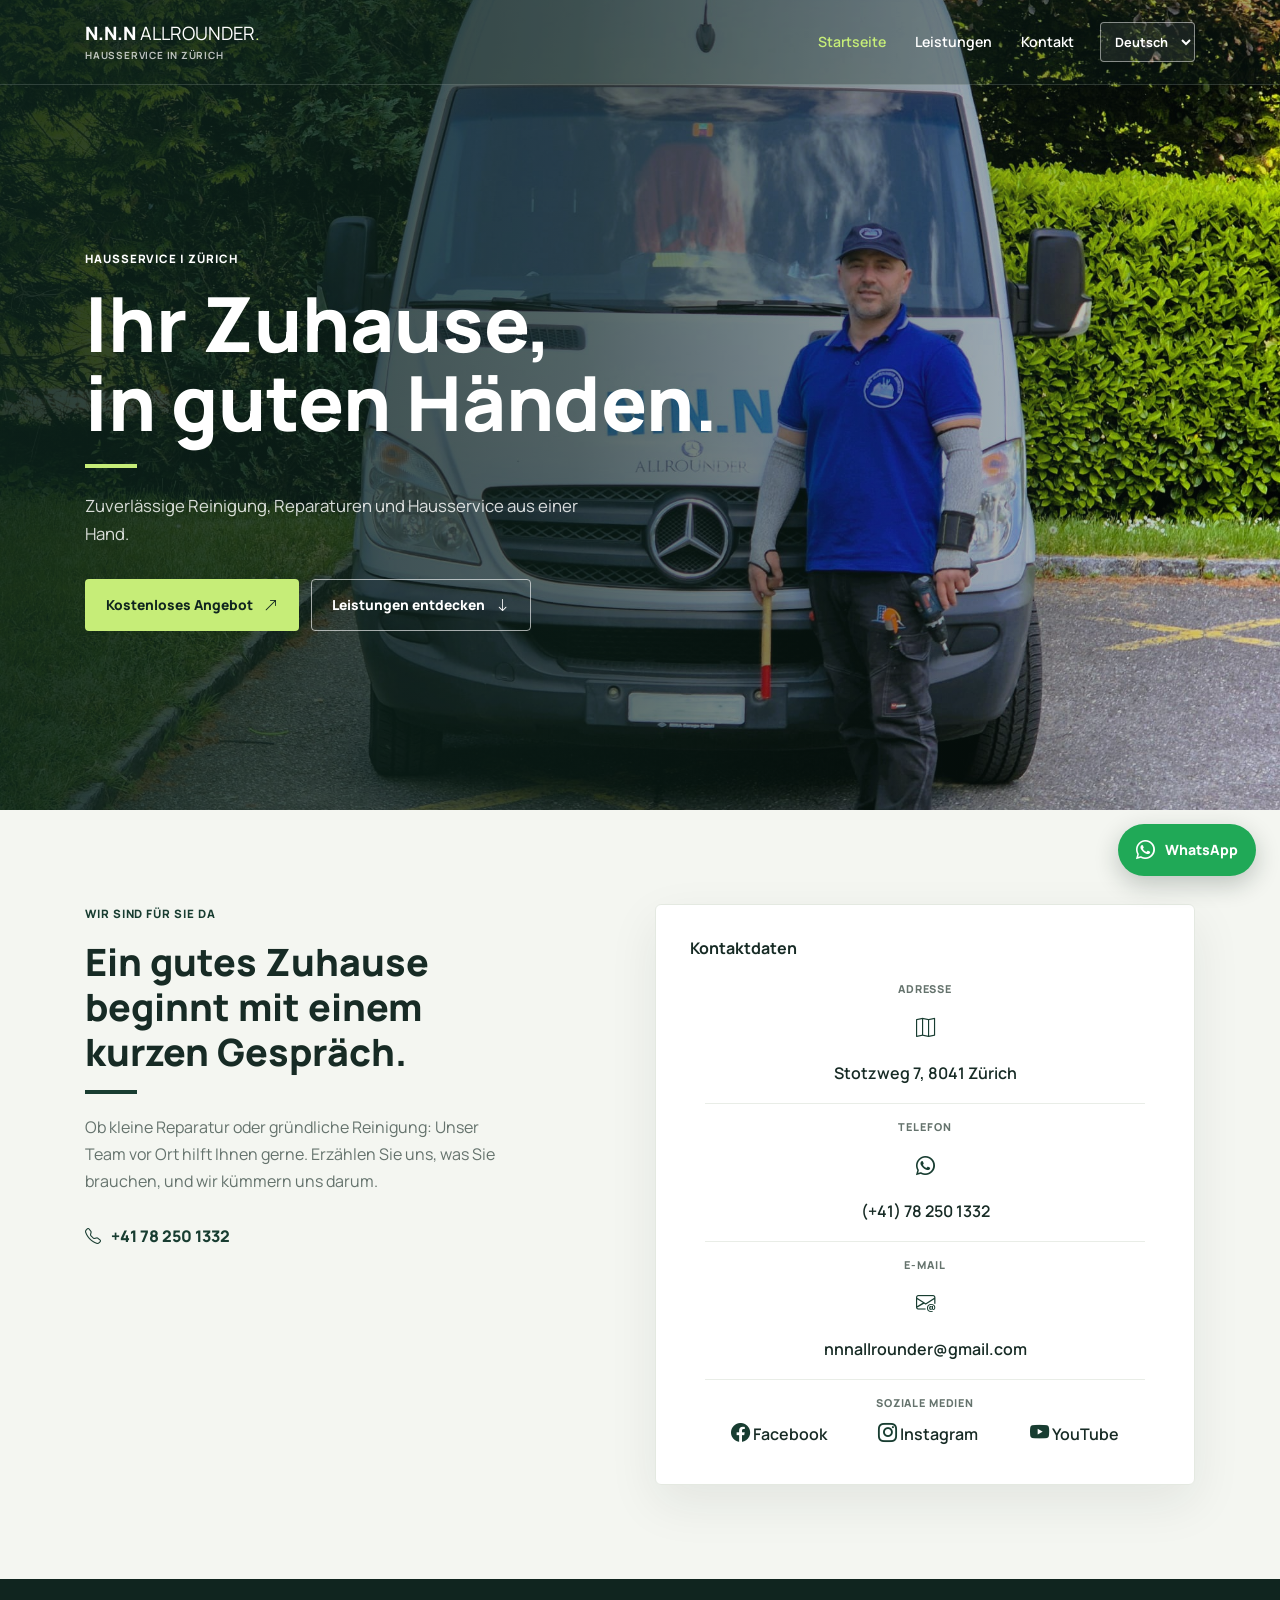
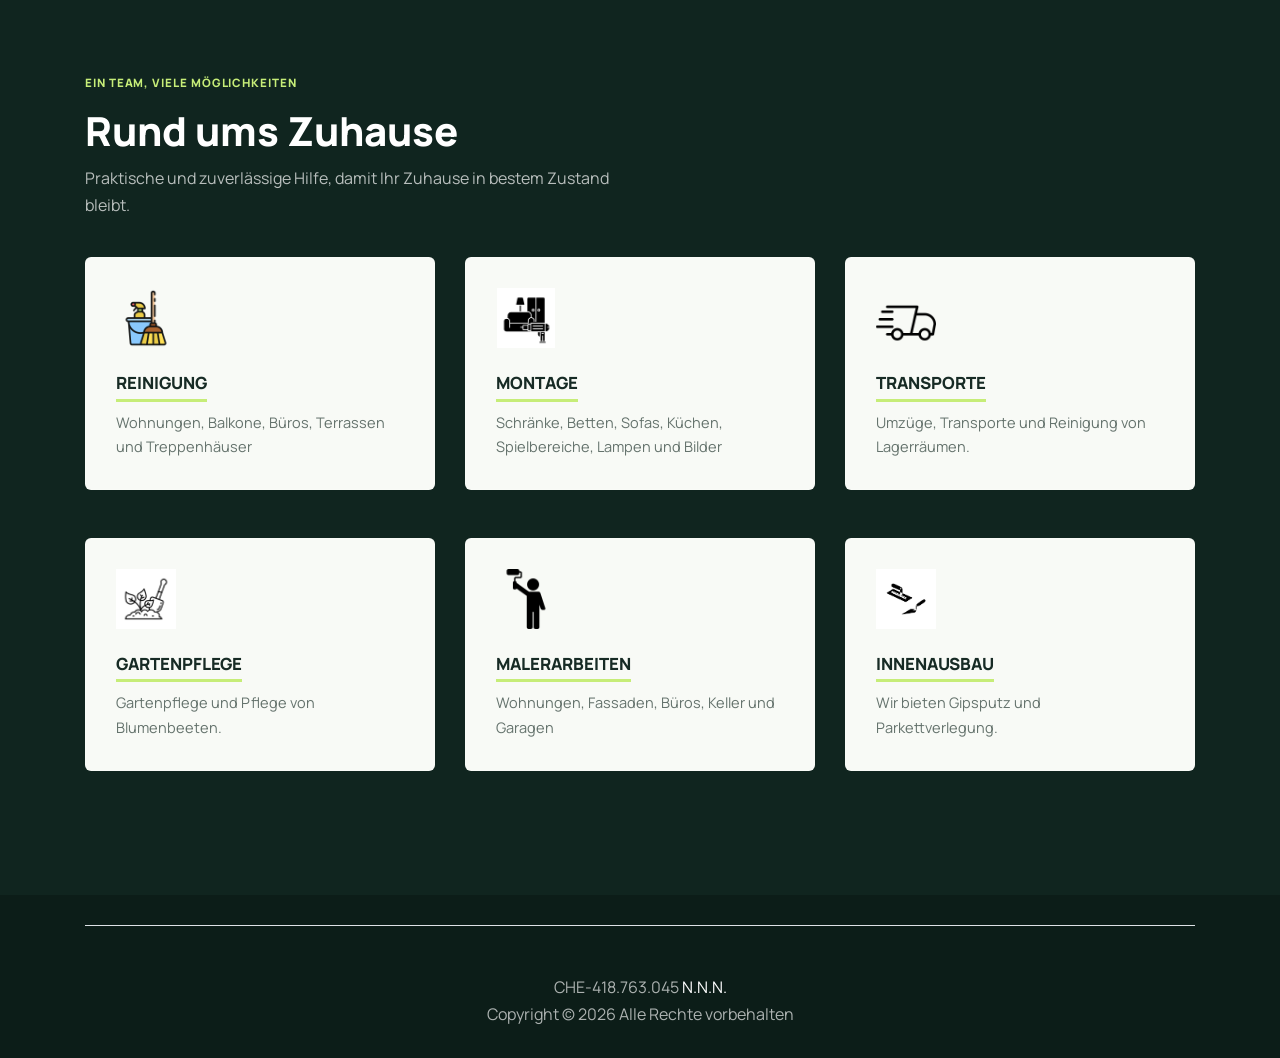
<file: public/index.html>
<!DOCTYPE html><html lang="de-CH"><head>
	<title>N.N.N. ALLROUNDER | Hausservice Zürich</title>
    <meta charset="utf-8">
    <meta name="viewport" content="width=device-width, initial-scale=1, shrink-to-fit=no">
	<meta name="description" content="Zuverlässige Reinigung, Reparaturen und Hausservice in Zürich. Ihr lokales Allrounder-Team hilft rund ums Zuhause.">

	<link href="https://fonts.googleapis.com/css2?family=Manrope:wght@400;500;600;700;800&amp;display=swap" rel="stylesheet">
	<link rel="stylesheet" href="css/bootstrap-icons.min.css">
	
    <link rel="stylesheet" href="css/style.css">
	<link rel="stylesheet" href="css/bootstrap.min.css">
    <link rel="stylesheet" href="css/bootstrap-datepicker.css">
    <link rel="stylesheet" href="css/jquery.fancybox.min.css">
    <link rel="stylesheet" href="css/owl.carousel.min.css">
    <link rel="stylesheet" href="css/owl.theme.default.min.css">
    <link rel="stylesheet" href="css/flaticon.css">
    <link rel="stylesheet" href="css/aos.css">

    <!-- MAIN CSS -->
    <link rel="stylesheet" href="css/style_1.css">

  </head>

  <body data-spy="scroll" data-target=".site-navbar-target" data-offset="300">

    
    <div class="site-wrap" id="home-section">
	
		<div class="site-mobile-menu site-navbar-target">
			<div class="site-mobile-menu-header">
				<div class="site-mobile-menu-close mt-3">
					<span class="icon-close2 js-menu-toggle"></span>
				</div>
			</div>
			<div class="site-mobile-menu-body"></div>
		</div>
		
		<header class="site-navbar site-navbar-target" role="banner">

			<div class="container">
				<div class="row align-items-center position-relative">

					<div class="col-3 ">
					  <div class="site-logo">
							<a href="#home-section" class="brand-name"><strong>N.N.N</strong> Allrounder<span class="brand-dot">.</span></a>
							<span class="brand-caption">Hausservice in Zürich</span>
					  </div>
					</div>

					<div class="col-9  text-right">
						<span class="d-inline-block d-lg-none">
							<a href="#" class="text-white site-menu-toggle js-menu-toggle py-5 text-white">
								<span class="icon-menu h3 text-white"></span>
							</a>
						</span>
						<nav class="site-navigation text-right ml-auto d-none d-lg-block" role="navigation">
							<ul class="site-menu main-menu js-clone-nav ml-auto ">
								<li class="active"><a href="#home-section" class="nav-link">Startseite</a></li>
								<!-- <li><a href="about.html" class="nav-link">About</a></li> -->
								<li><a href="#services" class="nav-link">Leistungen</a></li>
								<li><a href="#contact" class="nav-link">Kontakt</a></li>
								<li>
									<select class="language-switcher" aria-label="Sprache auswählen">
										<option value="de" selected>Deutsch</option>
										<option value="en">English</option>
										<option value="fr">Français</option>
										<option value="it">Italiano</option>
									</select>
								</li>
							</ul>
						</nav>
					</div>
				</div>
			</div>
		</header>


		<div class="ftco-blocks-cover-1">
			<div class="ftco-cover-1 overlay" style="background-image: url('images/cover.jpg')">
				<div class="container">
					<div class="align-items-end align-items-lg-center row">
						<div class="col-lg-7 hero-copy">
							<p class="hero-eyebrow">HAUSSERVICE | ZÜRICH</p>
							<h1 class="line-bottom">Ihr Zuhause,<br>in guten Händen.</h1>
							<p class="hero-description">Zuverlässige Reinigung, Reparaturen und Hausservice aus einer Hand.</p>
							<div class="hero-actions">
								<a class="button-primary" href="https://wa.me/41782501332" target="_blank" rel="noopener">Kostenloses Angebot <i class="bi bi-arrow-up-right"></i></a>
								<a class="button-secondary" href="#services">Leistungen entdecken <i class="bi bi-arrow-down"></i></a>
							</div>
						</div>
						<div class="col-lg-5 ml-auto">
							
						</div>
					</div>
				</div>
			</div>
		</div>

    
		<div class="site-section contact-section" id="contact">
			<div class="container">
				<div class="row">
					<div class="col-md-5 pr-md-5 mr-auto">
						<p class="section-eyebrow">WIR SIND FÜR SIE DA</p>
						<h2 class="line-bottom">Ein gutes Zuhause beginnt mit einem kurzen Gespräch.</h2>
						<p>Ob kleine Reparatur oder gründliche Reinigung: Unser Team vor Ort hilft Ihnen gerne. Erzählen Sie uns, was Sie brauchen, und wir kümmern uns darum.</p>
						<a class="contact-phone" href="tel:+41782501332"><i class="bi bi-telephone"></i> +41 78 250 1332</a>
					</div>
		 
					<div class="col-md-6">
						<div class="quick-contact-form bg-white">
							<h4 class="font-weight-bold">Kontaktdaten</h4>				
							<div class="col-12 text-center">
								<h6>ADRESSE</h6>
								<div class="my-3"><a href="https://maps.app.goo.gl/BEN5vEXzYMSJBZ5y6" target="_blank"><i class="bi bi-map"></i></a></div>
								<div class="d-flex justify-content-around">	
									<span class="text-center"><a href="https://maps.app.goo.gl/BEN5vEXzYMSJBZ5y6" target="_blank">Stotzweg 7, 8041 Zürich</a></span>
								</div>
								<hr>
								
								<h6>TELEFON</h6>
								<div class="my-3"><a href="https://wa.me/41782501332" target="_blank"><i class="bi bi-whatsapp"></i></a></div>
								<div class="d-flex justify-content-around">						
									<span><a href="tel:+41782501332">(+41) 78 250 1332</a></span>
								</div>
								<hr>
								
								<h6>E-MAIL</h6>
								<div class="my-3"><a href="mailto:nnnallrounder@gmail.com"><i class="bi bi-envelope-at"></i> </a></div>
								<div class="d-flex justify-content-around">						
									<span><a href="mailto:nnnallrounder@gmail.com">nnnallrounder@gmail.com</a></span>
								</div>
								<hr>
								
								<h6>SOZIALE MEDIEN</h6>
								<div class="d-flex justify-content-around">							
									<span><i class="bi bi-facebook"></i><a href="https://www.facebook.com/nnnallrounder"> Facebook</a></span>
									<span><i class="bi bi-instagram"></i><a href="https://www.instagram.com/nnnallrounder"> Instagram</a></span>
									<span><i class="bi bi-youtube"></i><a href="https://www.youtube.com/nnnallrounder"> YouTube</a></span>
								</div>
							</div>
						</div>
					</div>		  
				</div>
			</div>
		</div>

		<div class="site-section services-section" id="services">
			<div class="container">
				<div class="services-heading">
					<p class="section-eyebrow">EIN TEAM, VIELE MÖGLICHKEITEN</p>
					<h2>Rund ums Zuhause</h2>
					<p>Praktische und zuverlässige Hilfe, damit Ihr Zuhause in bestem Zustand bleibt.</p>
				</div>
				<div class="row align-items-stretch">
					<div class="col-md-6 mb-5 mb-lg-5 col-lg-4">
						<div class="service-2 h-100">
							<div class="svg">
								<img src="images/cleaning.png" alt="Reinigung" class="">
							</div>

							<h3><span>REINIGUNG</span></h3>
							<p>Wohnungen, Balkone, Büros, Terrassen und Treppenhäuser</p>

						</div>
					</div>
					<div class="col-md-6 mb-5 mb-lg-5 col-lg-4">
						<div class="service-2 h-100">
							<div class="svg">
								<img src="images/assembly.png" alt="Montagearbeiten" class="">
							</div>

							<h3><span>MONTAGE</span></h3>
							<p>Schränke, Betten, Sofas, Küchen, Spielbereiche, Lampen und Bilder</p>

						</div>
					</div>
					<div class="col-md-6 mb-5 mb-lg-5 col-lg-4">
						<div class="service-2 h-100">
							<div class="svg">
								<img src="images/transport.png" alt="Transport" class="">
							</div>

							<h3><span>TRANSPORTE</span></h3>
							<p>Umzüge, Transporte und Reinigung von Lagerräumen.</p>

						</div>
					</div>


			  <div class="col-md-6 mb-5 mb-lg-5 col-lg-4">
				<div class="service-2 h-100">
				  <div class="svg">
					<img src="images/gardening.jpg" alt="Gartenpflege" class="">
				  </div>

				  <h3><span>GARTENPFLEGE</span></h3>
				  <p>Gartenpflege und Pflege von Blumenbeeten.</p>

				</div>
			  </div>
			  <div class="col-md-6 mb-5 mb-lg-5 col-lg-4">
				<div class="service-2 h-100">
				  <div class="svg">
					<img src="images/painting.png" alt="Malerarbeiten" class="">
				  </div>

				  <h3><span>MALERARBEITEN</span></h3>
				  <p>Wohnungen, Fassaden, Büros, Keller und Garagen</p>

				</div>
			  </div>
			  <div class="col-md-6 mb-5 mb-lg-5 col-lg-4">
				<div class="service-2 h-100">
				  <div class="svg">
					<img src="images/plastering.jpg" alt="Innenausbau" class="">
				  </div>

				  <h3><span>INNENAUSBAU</span></h3>
				  <p>Wir bieten Gipsputz und Parkettverlegung.</p>

				</div>
			  </div>

			</div>
		  </div>
		</div>
	
		<footer class="text-white-50" style="background: black">
		  <div class="container">
			<div class="border-top pt-5 text-center">
				CHE-418.763.045 <a href="index.html">N.N.N.</a><br> 
				Copyright © <script>document.write(new Date().getFullYear());</script> Alle Rechte vorbehalten
			</div>
		  </div>
						</footer>
		<a class="whatsapp-float" href="https://wa.me/41782501332" target="_blank" rel="noopener" aria-label="Kontaktieren Sie uns über WhatsApp" title="Kontaktieren Sie uns über WhatsApp">
			<i class="bi bi-whatsapp" aria-hidden="true"></i>
			<span>WhatsApp</span>
		</a>
    </div>

    <script src="js/jquery-3.3.1.min.js"></script>
    <script src="js/popper.min.js"></script>
    <script src="js/bootstrap.min.js"></script>
    <script src="js/owl.carousel.min.js"></script>
    <script src="js/jquery.sticky.js"></script>
    <script src="js/jquery.waypoints.min.js"></script>
    <script src="js/jquery.animateNumber.min.js"></script>
    <script src="js/jquery.fancybox.min.js"></script>
    <script src="js/jquery.easing.1.3.js"></script>
    <script src="js/bootstrap-datepicker.min.js"></script>
    <script src="js/aos.js"></script>
    <script src="js/main.js"></script>
	<script src="js/language.js"></script>
	


	

  



</body></html>
</file>
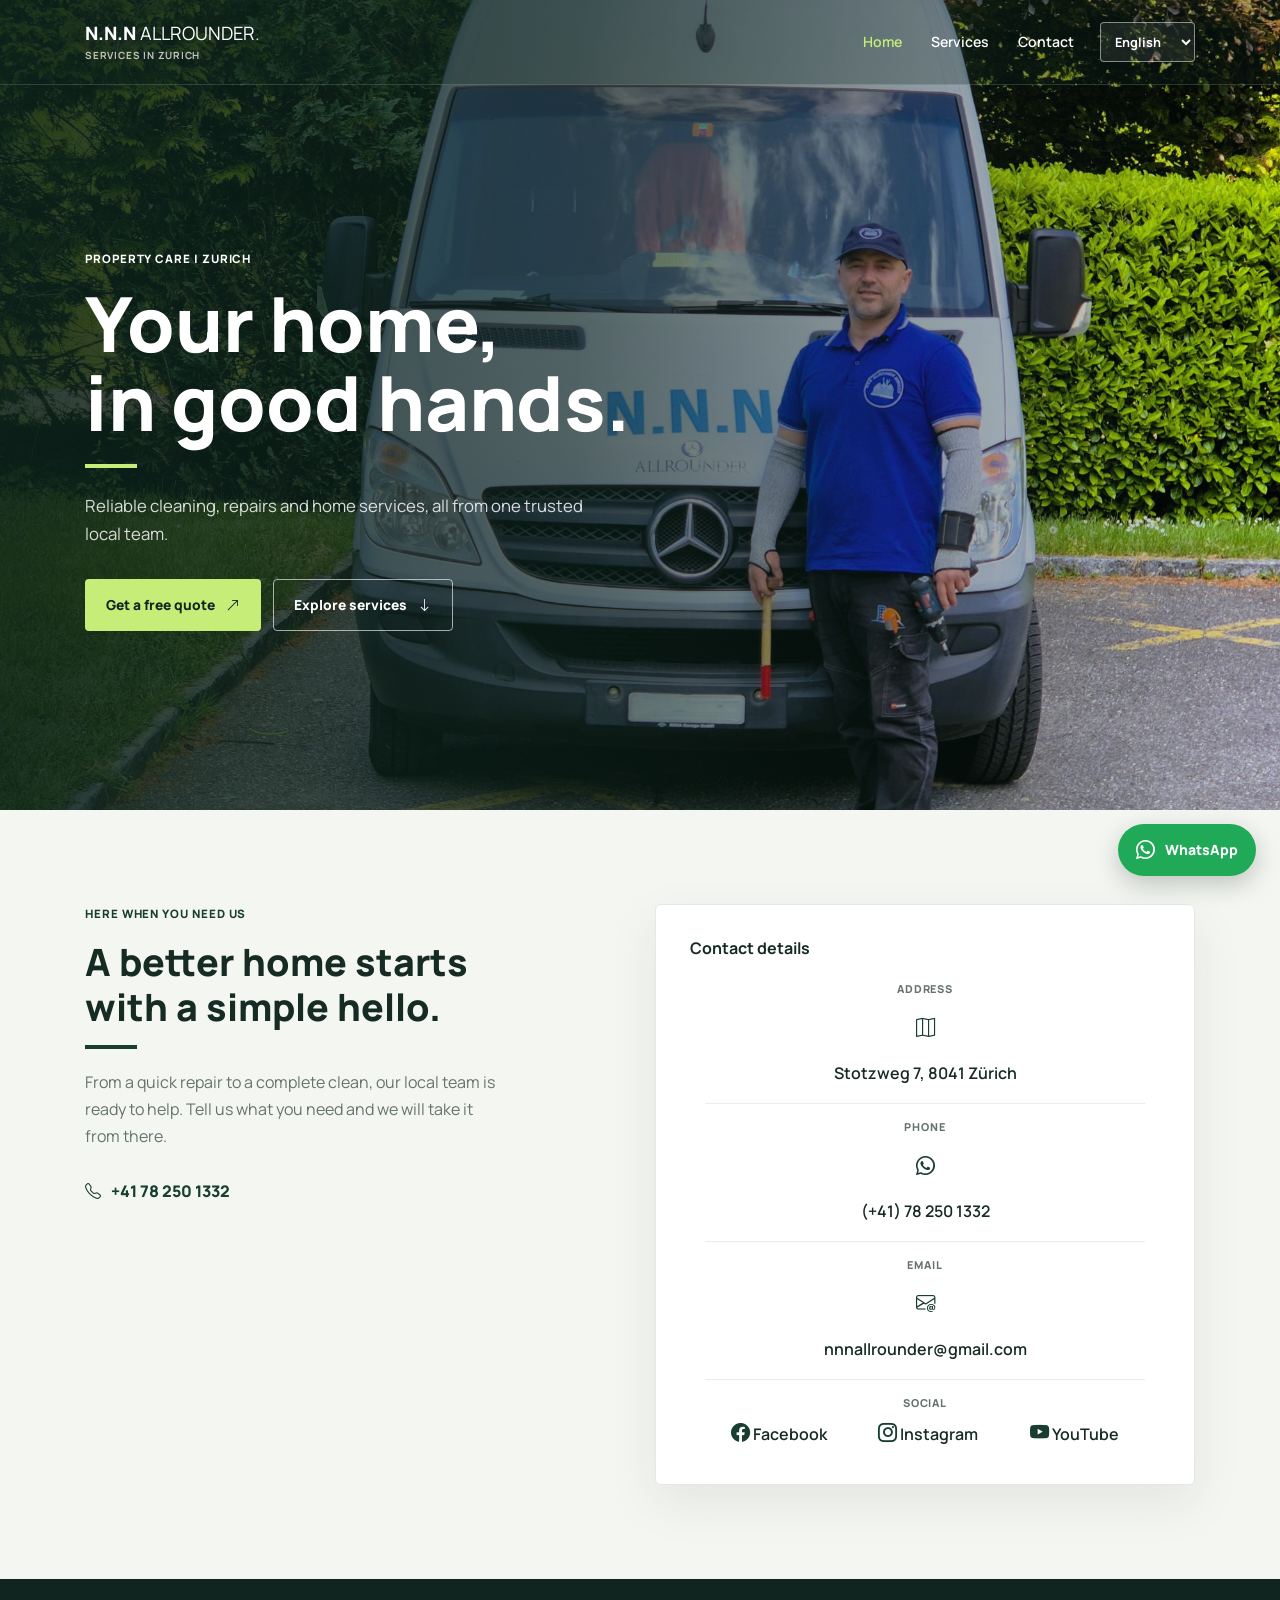
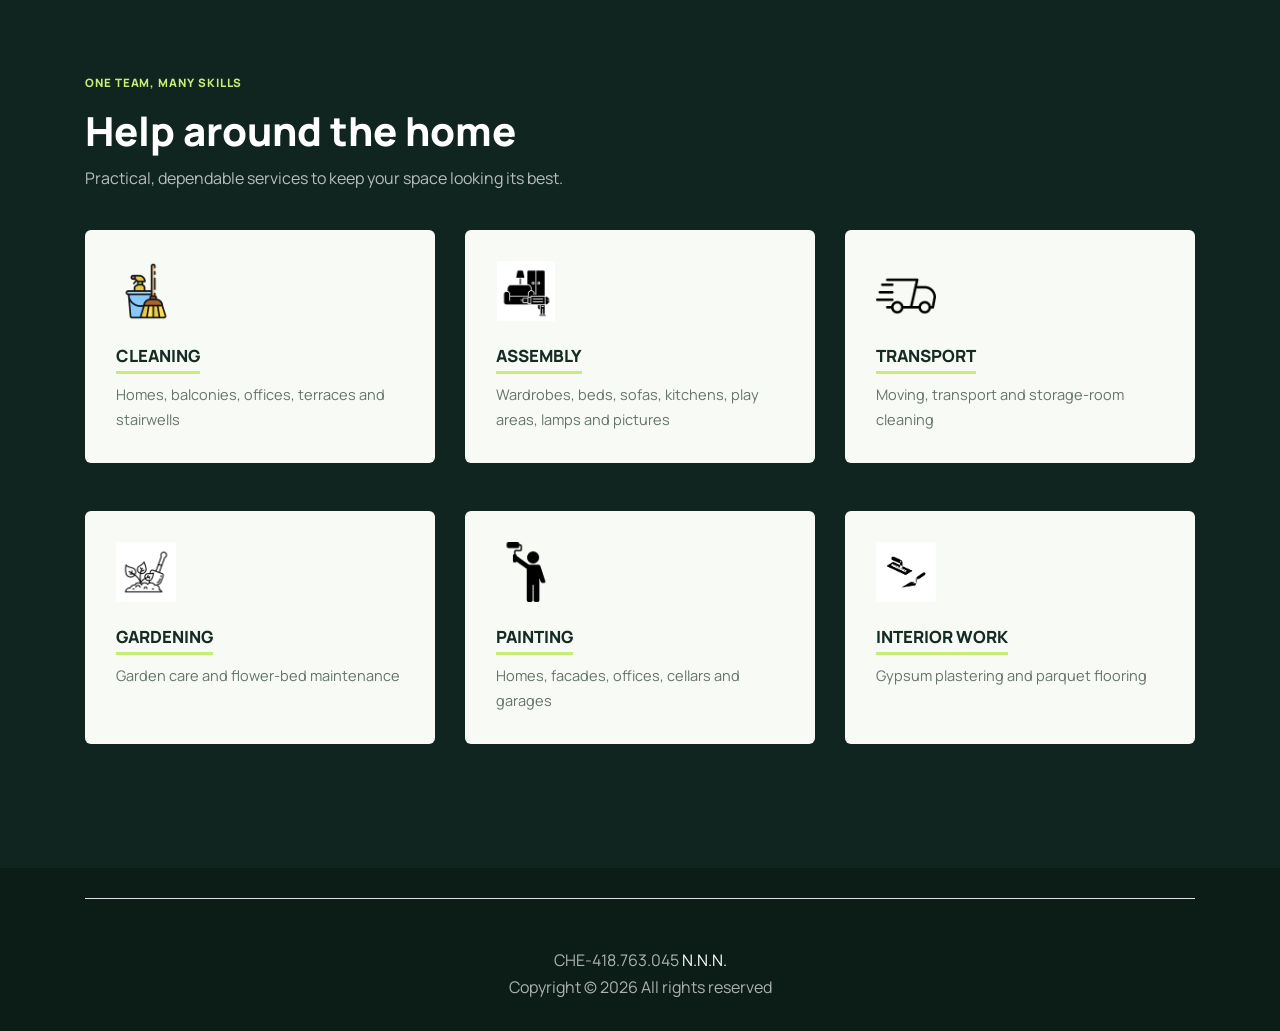
<file: public/eng/index.html>
<!DOCTYPE html>
<html lang="en">
<head>
  <title>N.N.N. ALLROUNDER | Home services in Zurich</title>
  <meta charset="utf-8">
  <meta name="viewport" content="width=device-width, initial-scale=1, shrink-to-fit=no">
  <meta name="description" content="Reliable cleaning, repairs and home services in Zurich from your trusted local all-rounder team.">
  <link href="https://fonts.googleapis.com/css2?family=Manrope:wght@400;500;600;700;800&amp;display=swap" rel="stylesheet">
  <link rel="stylesheet" href="../css/bootstrap-icons.min.css">
  <link rel="stylesheet" href="../css/style.css">
  <link rel="stylesheet" href="../css/bootstrap.min.css">
  <link rel="stylesheet" href="../css/bootstrap-datepicker.css">
  <link rel="stylesheet" href="../css/jquery.fancybox.min.css">
  <link rel="stylesheet" href="../css/owl.carousel.min.css">
  <link rel="stylesheet" href="../css/owl.theme.default.min.css">
  <link rel="stylesheet" href="../css/flaticon.css">
  <link rel="stylesheet" href="../css/aos.css">
  <link rel="stylesheet" href="../css/style_1.css">
</head>
<body data-spy="scroll" data-target=".site-navbar-target" data-offset="300">
  <div class="site-wrap" id="home-section">
    <div class="site-mobile-menu site-navbar-target">
      <div class="site-mobile-menu-header">
        <div class="site-mobile-menu-close mt-3"><span class="icon-close2 js-menu-toggle"></span></div>
      </div>
      <div class="site-mobile-menu-body"></div>
    </div>

    <header class="site-navbar site-navbar-target" role="banner">
      <div class="container">
        <div class="row align-items-center position-relative">
          <div class="col-3">
            <div class="site-logo">
              <a href="#home-section" class="brand-name"><strong>N.N.N</strong> Allrounder<span class="brand-dot">.</span></a>
              <span class="brand-caption">Services in Zurich</span>
            </div>
          </div>
          <div class="col-9 text-right">
            <span class="d-inline-block d-lg-none"><a href="#" class="text-white site-menu-toggle js-menu-toggle py-5"><span class="icon-menu h3 text-white"></span></a></span>
            <nav class="site-navigation text-right ml-auto d-none d-lg-block" role="navigation">
              <ul class="site-menu main-menu js-clone-nav ml-auto">
                <li class="active"><a href="#home-section" class="nav-link">Home</a></li>
                <li><a href="#services" class="nav-link">Services</a></li>
                <li><a href="#contact" class="nav-link">Contact</a></li>
                <li>
                  <select class="language-switcher" aria-label="Choose language">
                    <option value="de">Deutsch</option>
                    <option value="en" selected>English</option>
                    <option value="fr">Français</option>
                    <option value="it">Italiano</option>
                  </select>
                </li>
              </ul>
            </nav>
          </div>
        </div>
      </div>
    </header>

    <div class="ftco-blocks-cover-1">
      <div class="ftco-cover-1 overlay" style="background-image: url('../images/cover.jpg')">
        <div class="container">
          <div class="align-items-end align-items-lg-center row">
            <div class="col-lg-7 hero-copy">
              <p class="hero-eyebrow">PROPERTY CARE | ZURICH</p>
              <h1 class="line-bottom">Your home,<br>in good hands.</h1>
              <p class="hero-description">Reliable cleaning, repairs and home services, all from one trusted local team.</p>
              <div class="hero-actions">
                <a class="button-primary" href="https://wa.me/41782501332" target="_blank" rel="noopener">Get a free quote <i class="bi bi-arrow-up-right"></i></a>
                <a class="button-secondary" href="#services">Explore services <i class="bi bi-arrow-down"></i></a>
              </div>
            </div>
            <div class="col-lg-5 ml-auto"></div>
          </div>
        </div>
      </div>
    </div>

    <div class="site-section contact-section" id="contact">
      <div class="container">
        <div class="row">
          <div class="col-md-5 pr-md-5 mr-auto">
            <p class="section-eyebrow">HERE WHEN YOU NEED US</p>
            <h2 class="line-bottom">A better home starts with a simple hello.</h2>
            <p>From a quick repair to a complete clean, our local team is ready to help. Tell us what you need and we will take it from there.</p>
            <a class="contact-phone" href="tel:+41782501332"><i class="bi bi-telephone"></i> +41 78 250 1332</a>
          </div>
          <div class="col-md-6">
            <div class="quick-contact-form bg-white">
              <h4 class="font-weight-bold">Contact details</h4>
              <div class="col-12 text-center">
                <h6>ADDRESS</h6>
                <div class="my-3"><a href="https://maps.app.goo.gl/BEN5vEXzYMSJBZ5y6" target="_blank" rel="noopener"><i class="bi bi-map"></i></a></div>
                <div class="d-flex justify-content-around"><span class="text-center"><a href="https://maps.app.goo.gl/BEN5vEXzYMSJBZ5y6" target="_blank" rel="noopener">Stotzweg 7, 8041 Zürich</a></span></div>
                <hr>
                <h6>PHONE</h6>
                <div class="my-3"><a href="https://wa.me/41782501332" target="_blank" rel="noopener"><i class="bi bi-whatsapp"></i></a></div>
                <div class="d-flex justify-content-around"><span><a href="tel:+41782501332">(+41) 78 250 1332</a></span></div>
                <hr>
                <h6>EMAIL</h6>
                <div class="my-3"><a href="mailto:nnnallrounder@gmail.com"><i class="bi bi-envelope-at"></i></a></div>
                <div class="d-flex justify-content-around"><span><a href="mailto:nnnallrounder@gmail.com">nnnallrounder@gmail.com</a></span></div>
                <hr>
                <h6>SOCIAL</h6>
                <div class="d-flex justify-content-around">
                  <span><i class="bi bi-facebook"></i><a href="https://www.facebook.com/nnnallrounder"> Facebook</a></span>
                  <span><i class="bi bi-instagram"></i><a href="https://www.instagram.com/nnnallrounder"> Instagram</a></span>
                  <span><i class="bi bi-youtube"></i><a href="https://www.youtube.com/nnnallrounder"> YouTube</a></span>
                </div>
              </div>
            </div>
          </div>
        </div>
      </div>
    </div>

    <div class="site-section services-section" id="services">
      <div class="container">
        <div class="services-heading">
          <p class="section-eyebrow">ONE TEAM, MANY SKILLS</p>
          <h2>Help around the home</h2>
          <p>Practical, dependable services to keep your space looking its best.</p>
        </div>
        <div class="row align-items-stretch">
          <div class="col-md-6 mb-5 mb-lg-5 col-lg-4"><div class="service-2 h-100"><div class="svg"><img src="../images/cleaning.png" alt="Cleaning" class=""></div><h3><span>CLEANING</span></h3><p>Homes, balconies, offices, terraces and stairwells</p></div></div>
          <div class="col-md-6 mb-5 mb-lg-5 col-lg-4"><div class="service-2 h-100"><div class="svg"><img src="../images/assembly.png" alt="Furniture assembly" class=""></div><h3><span>ASSEMBLY</span></h3><p>Wardrobes, beds, sofas, kitchens, play areas, lamps and pictures</p></div></div>
          <div class="col-md-6 mb-5 mb-lg-5 col-lg-4"><div class="service-2 h-100"><div class="svg"><img src="../images/transport.png" alt="Transport" class=""></div><h3><span>TRANSPORT</span></h3><p>Moving, transport and storage-room cleaning</p></div></div>
          <div class="col-md-6 mb-5 mb-lg-5 col-lg-4"><div class="service-2 h-100"><div class="svg"><img src="../images/gardening.jpg" alt="Gardening" class=""></div><h3><span>GARDENING</span></h3><p>Garden care and flower-bed maintenance</p></div></div>
          <div class="col-md-6 mb-5 mb-lg-5 col-lg-4"><div class="service-2 h-100"><div class="svg"><img src="../images/painting.png" alt="Painting" class=""></div><h3><span>PAINTING</span></h3><p>Homes, facades, offices, cellars and garages</p></div></div>
          <div class="col-md-6 mb-5 mb-lg-5 col-lg-4"><div class="service-2 h-100"><div class="svg"><img src="../images/plastering.jpg" alt="Interior work" class=""></div><h3><span>INTERIOR WORK</span></h3><p>Gypsum plastering and parquet flooring</p></div></div>
        </div>
      </div>
    </div>

    <footer class="text-white-50" style="background: black">
      <div class="container"><div class="border-top pt-5 text-center">CHE-418.763.045 <a href="index.html">N.N.N.</a><br>Copyright © <script>document.write(new Date().getFullYear());</script> All rights reserved</div></div>
    </footer>
    <a class="whatsapp-float" href="https://wa.me/41782501332" target="_blank" rel="noopener" aria-label="Chat with us on WhatsApp" title="Chat with us on WhatsApp"><i class="bi bi-whatsapp" aria-hidden="true"></i><span>WhatsApp</span></a>
  </div>

  <script src="../js/jquery-3.3.1.min.js"></script>
  <script src="../js/popper.min.js"></script>
  <script src="../js/bootstrap.min.js"></script>
  <script src="../js/owl.carousel.min.js"></script>
  <script src="../js/jquery.sticky.js"></script>
  <script src="../js/jquery.waypoints.min.js"></script>
  <script src="../js/jquery.animateNumber.min.js"></script>
  <script src="../js/jquery.fancybox.min.js"></script>
  <script src="../js/jquery.easing.1.3.js"></script>
  <script src="../js/bootstrap-datepicker.min.js"></script>
  <script src="../js/aos.js"></script>
  <script src="../js/main.js"></script>
  <script src="../js/language.js"></script>
</body>
</html>
</file>
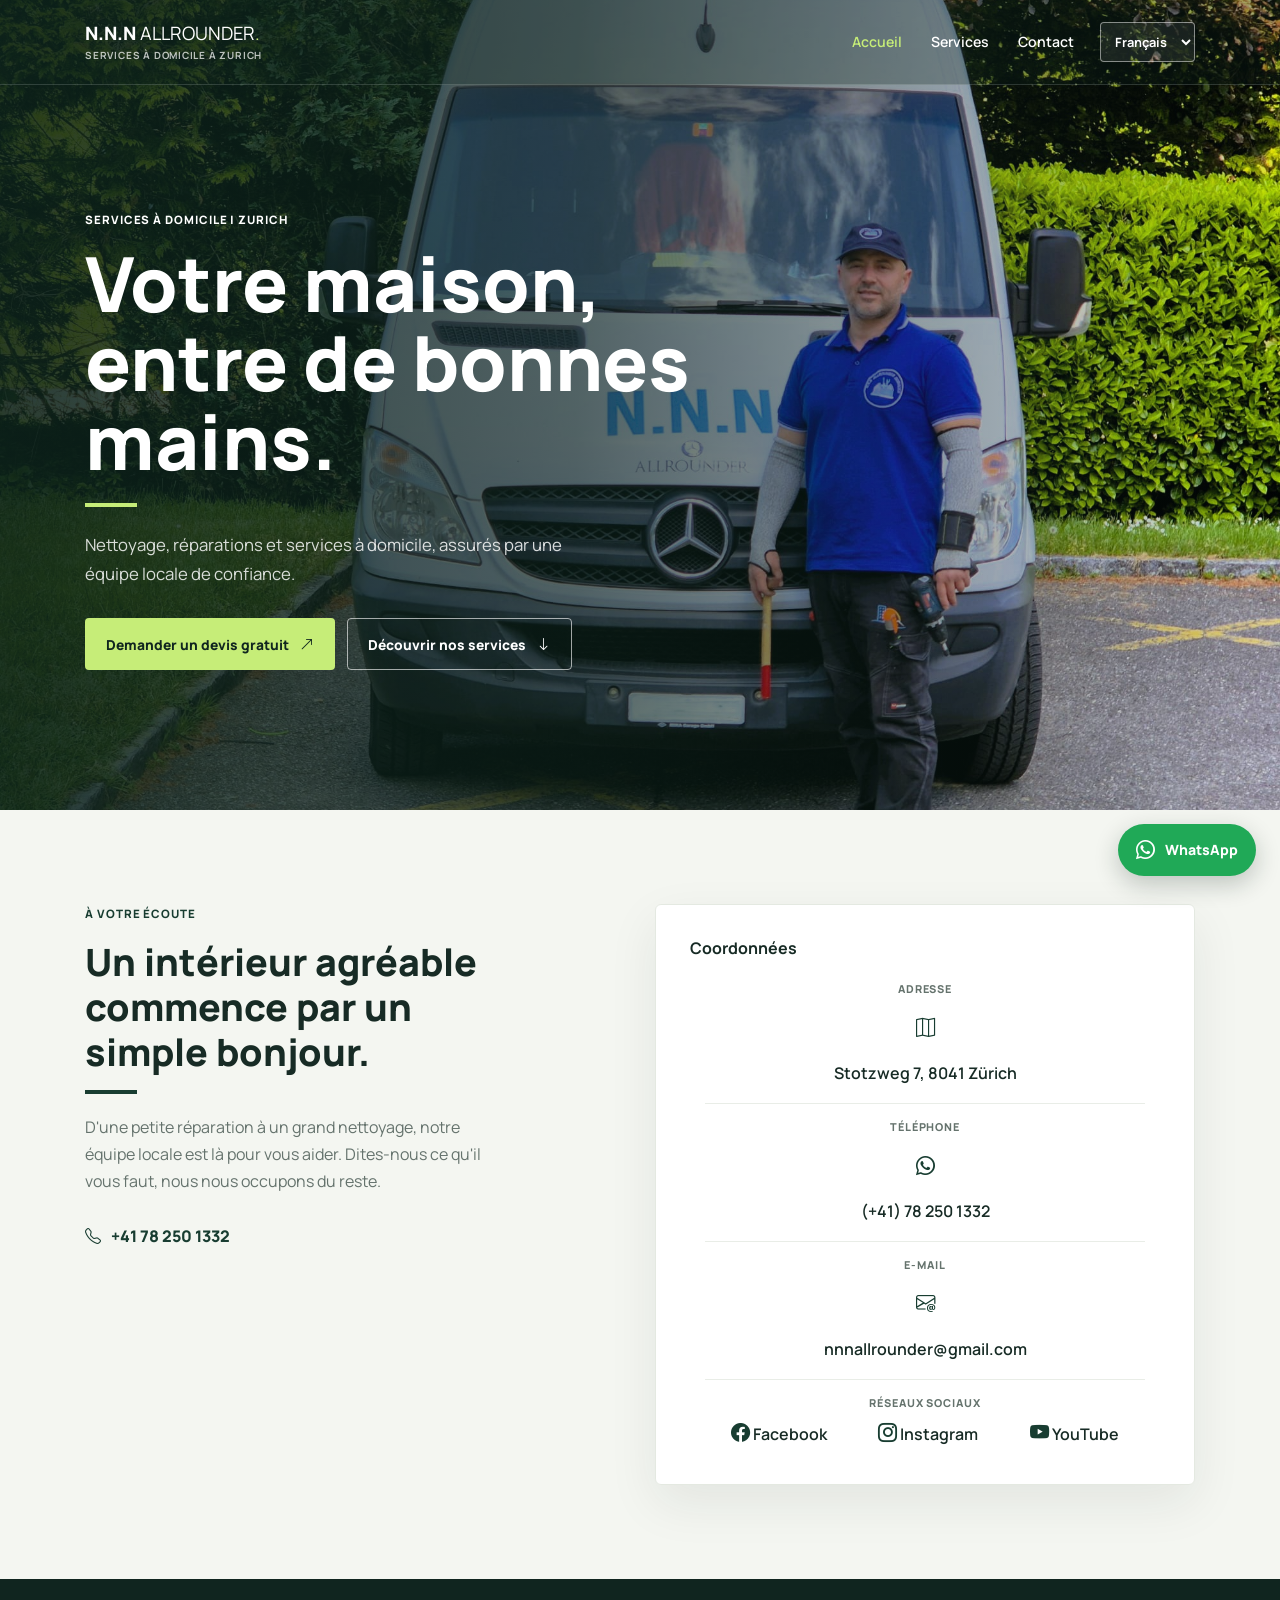
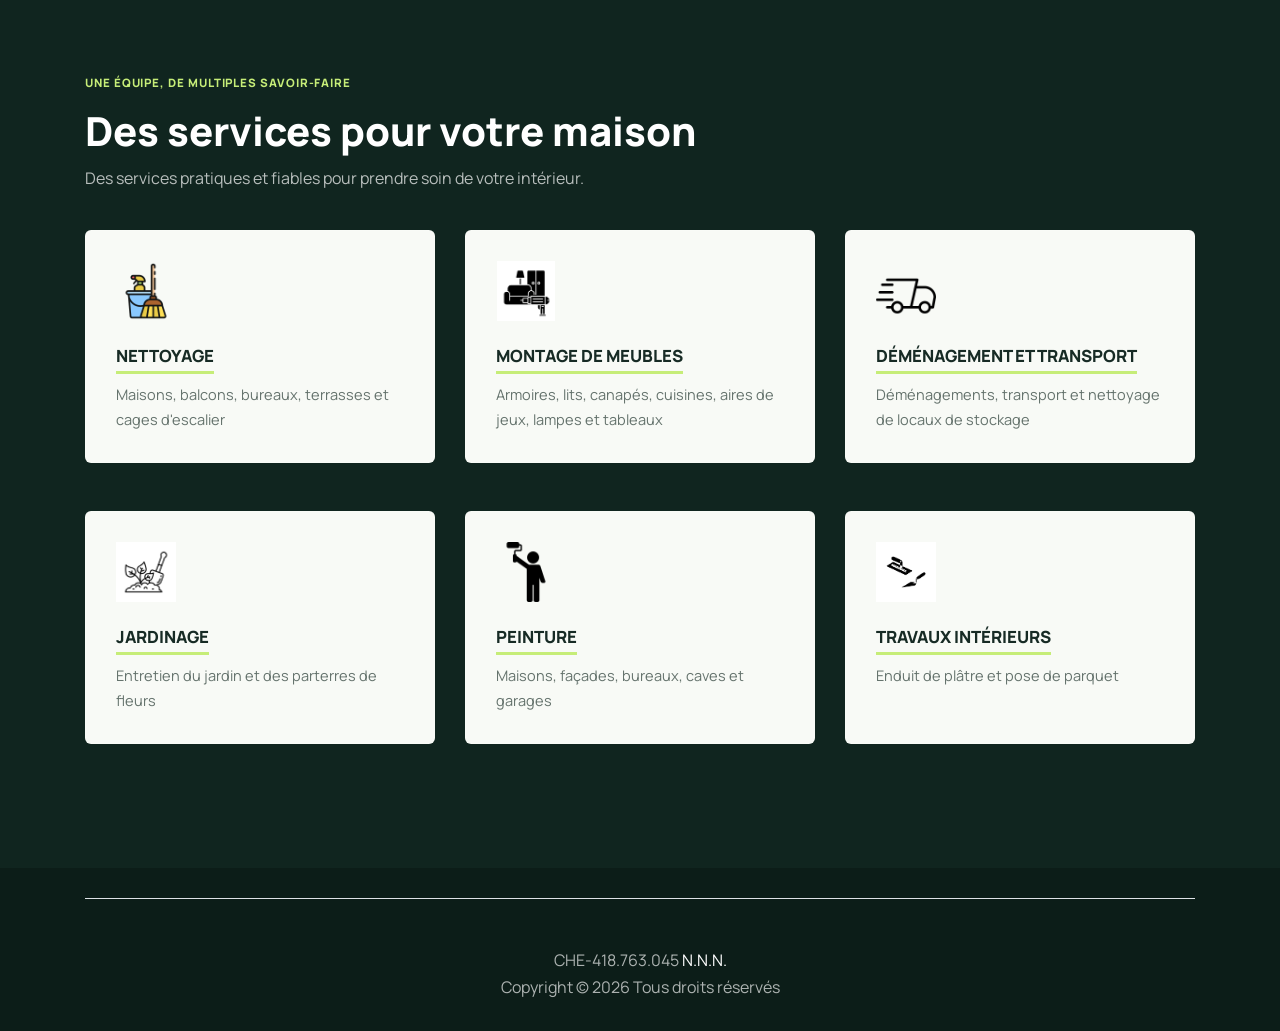
<file: public/fra/index.html>
<!DOCTYPE html>
<html lang="fr">
<head>
  <title>N.N.N. ALLROUNDER | Services à domicile à Zurich</title>
  <meta charset="utf-8">
  <meta name="viewport" content="width=device-width, initial-scale=1, shrink-to-fit=no">
  <meta name="description" content="Nettoyage, réparations et services à domicile fiables à Zurich, assurés par une équipe locale de confiance.">
  <link href="https://fonts.googleapis.com/css2?family=Manrope:wght@400;500;600;700;800&amp;display=swap" rel="stylesheet">
  <link rel="stylesheet" href="../css/bootstrap-icons.min.css">
  <link rel="stylesheet" href="../css/style.css">
  <link rel="stylesheet" href="../css/bootstrap.min.css">
  <link rel="stylesheet" href="../css/bootstrap-datepicker.css">
  <link rel="stylesheet" href="../css/jquery.fancybox.min.css">
  <link rel="stylesheet" href="../css/owl.carousel.min.css">
  <link rel="stylesheet" href="../css/owl.theme.default.min.css">
  <link rel="stylesheet" href="../css/flaticon.css">
  <link rel="stylesheet" href="../css/aos.css">
  <link rel="stylesheet" href="../css/style_1.css">
</head>
<body data-spy="scroll" data-target=".site-navbar-target" data-offset="300">
  <div class="site-wrap" id="home-section">
    <div class="site-mobile-menu site-navbar-target">
      <div class="site-mobile-menu-header">
        <div class="site-mobile-menu-close mt-3"><span class="icon-close2 js-menu-toggle"></span></div>
      </div>
      <div class="site-mobile-menu-body"></div>
    </div>

    <header class="site-navbar site-navbar-target" role="banner">
      <div class="container">
        <div class="row align-items-center position-relative">
          <div class="col-3">
            <div class="site-logo">
              <a href="#home-section" class="brand-name"><strong>N.N.N</strong> Allrounder<span class="brand-dot">.</span></a>
              <span class="brand-caption">Services à domicile à Zurich</span>
            </div>
          </div>
          <div class="col-9 text-right">
            <span class="d-inline-block d-lg-none"><a href="#" class="text-white site-menu-toggle js-menu-toggle py-5"><span class="icon-menu h3 text-white"></span></a></span>
            <nav class="site-navigation text-right ml-auto d-none d-lg-block" role="navigation">
              <ul class="site-menu main-menu js-clone-nav ml-auto">
                <li class="active"><a href="#home-section" class="nav-link">Accueil</a></li>
                <li><a href="#services" class="nav-link">Services</a></li>
                <li><a href="#contact" class="nav-link">Contact</a></li>
                <li>
                  <select class="language-switcher" aria-label="Choisir la langue">
                    <option value="de">Deutsch</option>
                    <option value="en">English</option>
                    <option value="fr" selected>Français</option>
                    <option value="it">Italiano</option>
                  </select>
                </li>
              </ul>
            </nav>
          </div>
        </div>
      </div>
    </header>

    <div class="ftco-blocks-cover-1">
      <div class="ftco-cover-1 overlay" style="background-image: url('../images/cover.jpg')">
        <div class="container">
          <div class="align-items-end align-items-lg-center row">
            <div class="col-lg-7 hero-copy">
              <p class="hero-eyebrow">SERVICES À DOMICILE | ZURICH</p>
              <h1 class="line-bottom">Votre maison,<br>entre de bonnes mains.</h1>
              <p class="hero-description">Nettoyage, réparations et services à domicile, assurés par une équipe locale de confiance.</p>
              <div class="hero-actions">
                <a class="button-primary" href="https://wa.me/41782501332" target="_blank" rel="noopener">Demander un devis gratuit <i class="bi bi-arrow-up-right"></i></a>
                <a class="button-secondary" href="#services">Découvrir nos services <i class="bi bi-arrow-down"></i></a>
              </div>
            </div>
            <div class="col-lg-5 ml-auto"></div>
          </div>
        </div>
      </div>
    </div>

    <div class="site-section contact-section" id="contact">
      <div class="container">
        <div class="row">
          <div class="col-md-5 pr-md-5 mr-auto">
            <p class="section-eyebrow">À VOTRE ÉCOUTE</p>
            <h2 class="line-bottom">Un intérieur agréable commence par un simple bonjour.</h2>
            <p>D'une petite réparation à un grand nettoyage, notre équipe locale est là pour vous aider. Dites-nous ce qu'il vous faut, nous nous occupons du reste.</p>
            <a class="contact-phone" href="tel:+41782501332"><i class="bi bi-telephone"></i> +41 78 250 1332</a>
          </div>
          <div class="col-md-6">
            <div class="quick-contact-form bg-white">
              <h4 class="font-weight-bold">Coordonnées</h4>
              <div class="col-12 text-center">
                <h6>ADRESSE</h6>
                <div class="my-3"><a href="https://maps.app.goo.gl/BEN5vEXzYMSJBZ5y6" target="_blank" rel="noopener"><i class="bi bi-map"></i></a></div>
                <div class="d-flex justify-content-around"><span class="text-center"><a href="https://maps.app.goo.gl/BEN5vEXzYMSJBZ5y6" target="_blank" rel="noopener">Stotzweg 7, 8041 Zürich</a></span></div>
                <hr>
                <h6>TÉLÉPHONE</h6>
                <div class="my-3"><a href="https://wa.me/41782501332" target="_blank" rel="noopener"><i class="bi bi-whatsapp"></i></a></div>
                <div class="d-flex justify-content-around"><span><a href="tel:+41782501332">(+41) 78 250 1332</a></span></div>
                <hr>
                <h6>E-MAIL</h6>
                <div class="my-3"><a href="mailto:nnnallrounder@gmail.com"><i class="bi bi-envelope-at"></i></a></div>
                <div class="d-flex justify-content-around"><span><a href="mailto:nnnallrounder@gmail.com">nnnallrounder@gmail.com</a></span></div>
                <hr>
                <h6>RÉSEAUX SOCIAUX</h6>
                <div class="d-flex justify-content-around">
                  <span><i class="bi bi-facebook"></i><a href="https://www.facebook.com/nnnallrounder"> Facebook</a></span>
                  <span><i class="bi bi-instagram"></i><a href="https://www.instagram.com/nnnallrounder"> Instagram</a></span>
                  <span><i class="bi bi-youtube"></i><a href="https://www.youtube.com/nnnallrounder"> YouTube</a></span>
                </div>
              </div>
            </div>
          </div>
        </div>
      </div>
    </div>

    <div class="site-section services-section" id="services">
      <div class="container">
        <div class="services-heading">
          <p class="section-eyebrow">UNE ÉQUIPE, DE MULTIPLES SAVOIR-FAIRE</p>
          <h2>Des services pour votre maison</h2>
          <p>Des services pratiques et fiables pour prendre soin de votre intérieur.</p>
        </div>
        <div class="row align-items-stretch">
          <div class="col-md-6 mb-5 mb-lg-5 col-lg-4"><div class="service-2 h-100"><div class="svg"><img src="../images/cleaning.png" alt="Nettoyage" class=""></div><h3><span>NETTOYAGE</span></h3><p>Maisons, balcons, bureaux, terrasses et cages d'escalier</p></div></div>
          <div class="col-md-6 mb-5 mb-lg-5 col-lg-4"><div class="service-2 h-100"><div class="svg"><img src="../images/assembly.png" alt="Montage de meubles" class=""></div><h3><span>MONTAGE DE MEUBLES</span></h3><p>Armoires, lits, canapés, cuisines, aires de jeux, lampes et tableaux</p></div></div>
          <div class="col-md-6 mb-5 mb-lg-5 col-lg-4"><div class="service-2 h-100"><div class="svg"><img src="../images/transport.png" alt="Déménagement et transport" class=""></div><h3><span>DÉMÉNAGEMENT ET TRANSPORT</span></h3><p>Déménagements, transport et nettoyage de locaux de stockage</p></div></div>
          <div class="col-md-6 mb-5 mb-lg-5 col-lg-4"><div class="service-2 h-100"><div class="svg"><img src="../images/gardening.jpg" alt="Jardinage" class=""></div><h3><span>JARDINAGE</span></h3><p>Entretien du jardin et des parterres de fleurs</p></div></div>
          <div class="col-md-6 mb-5 mb-lg-5 col-lg-4"><div class="service-2 h-100"><div class="svg"><img src="../images/painting.png" alt="Peinture" class=""></div><h3><span>PEINTURE</span></h3><p>Maisons, façades, bureaux, caves et garages</p></div></div>
          <div class="col-md-6 mb-5 mb-lg-5 col-lg-4"><div class="service-2 h-100"><div class="svg"><img src="../images/plastering.jpg" alt="Travaux intérieurs" class=""></div><h3><span>TRAVAUX INTÉRIEURS</span></h3><p>Enduit de plâtre et pose de parquet</p></div></div>
        </div>
      </div>
    </div>

    <footer class="text-white-50" style="background: black">
      <div class="container"><div class="border-top pt-5 text-center">CHE-418.763.045 <a href="index.html">N.N.N.</a><br>Copyright © <script>document.write(new Date().getFullYear());</script> Tous droits réservés</div></div>
    </footer>
    <a class="whatsapp-float" href="https://wa.me/41782501332" target="_blank" rel="noopener" aria-label="Contactez-nous sur WhatsApp" title="Contactez-nous sur WhatsApp"><i class="bi bi-whatsapp" aria-hidden="true"></i><span>WhatsApp</span></a>
  </div>

  <script src="../js/jquery-3.3.1.min.js"></script>
  <script src="../js/popper.min.js"></script>
  <script src="../js/bootstrap.min.js"></script>
  <script src="../js/owl.carousel.min.js"></script>
  <script src="../js/jquery.sticky.js"></script>
  <script src="../js/jquery.waypoints.min.js"></script>
  <script src="../js/jquery.animateNumber.min.js"></script>
  <script src="../js/jquery.fancybox.min.js"></script>
  <script src="../js/jquery.easing.1.3.js"></script>
  <script src="../js/bootstrap-datepicker.min.js"></script>
  <script src="../js/aos.js"></script>
  <script src="../js/main.js"></script>
  <script src="../js/language.js"></script>
</body>
</html>
</file>
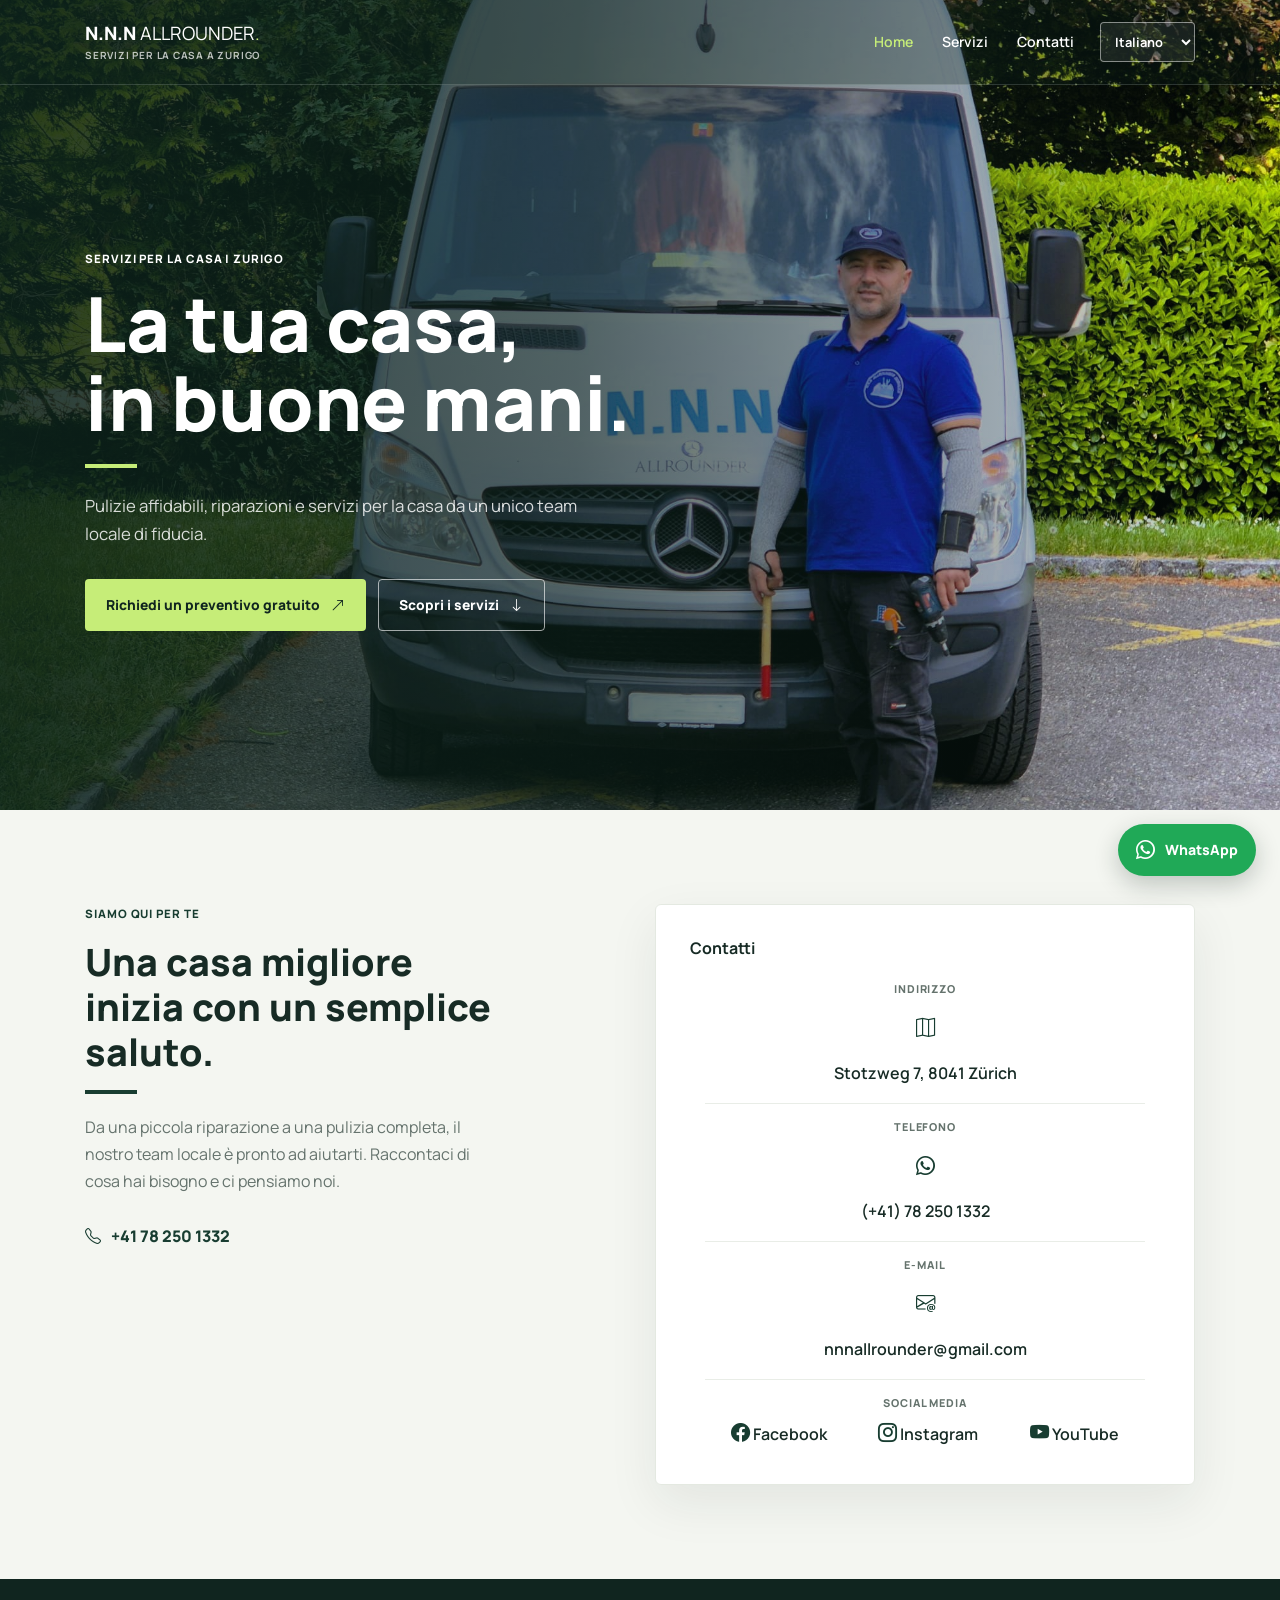
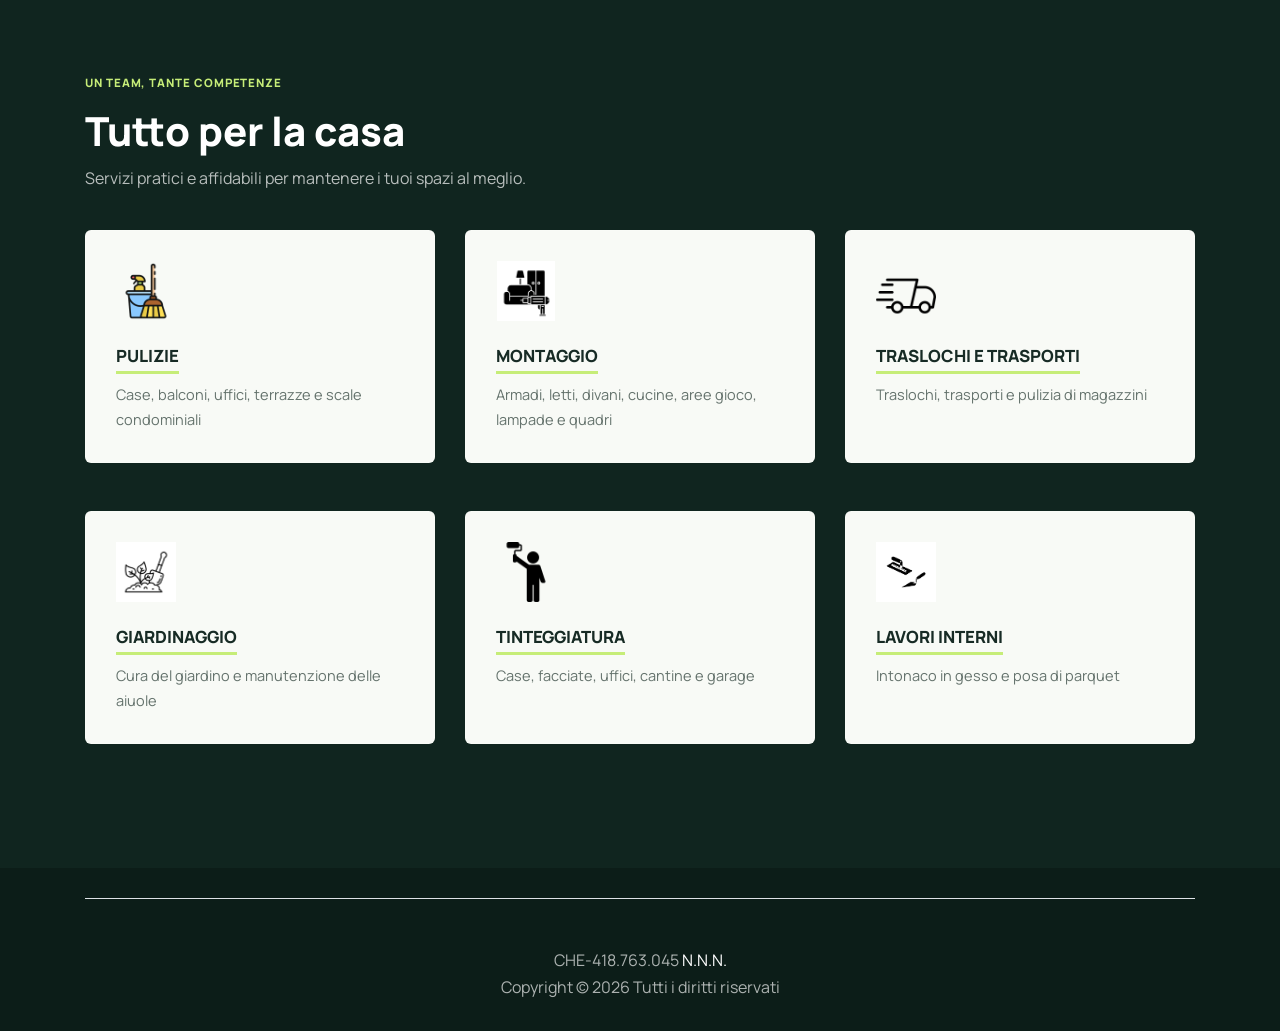
<file: public/ita/index.html>
<!DOCTYPE html>
<html lang="it">
<head>
  <title>N.N.N. ALLROUNDER | Servizi per la casa a Zurigo</title>
  <meta charset="utf-8">
  <meta name="viewport" content="width=device-width, initial-scale=1, shrink-to-fit=no">
  <meta name="description" content="Pulizie affidabili, riparazioni e servizi per la casa a Zurigo, offerti da un team locale di fiducia.">
  <link href="https://fonts.googleapis.com/css2?family=Manrope:wght@400;500;600;700;800&amp;display=swap" rel="stylesheet">
  <link rel="stylesheet" href="../css/bootstrap-icons.min.css">
  <link rel="stylesheet" href="../css/style.css">
  <link rel="stylesheet" href="../css/bootstrap.min.css">
  <link rel="stylesheet" href="../css/bootstrap-datepicker.css">
  <link rel="stylesheet" href="../css/jquery.fancybox.min.css">
  <link rel="stylesheet" href="../css/owl.carousel.min.css">
  <link rel="stylesheet" href="../css/owl.theme.default.min.css">
  <link rel="stylesheet" href="../css/flaticon.css">
  <link rel="stylesheet" href="../css/aos.css">
  <link rel="stylesheet" href="../css/style_1.css">
</head>
<body data-spy="scroll" data-target=".site-navbar-target" data-offset="300">
  <div class="site-wrap" id="home-section">
    <div class="site-mobile-menu site-navbar-target">
      <div class="site-mobile-menu-header">
        <div class="site-mobile-menu-close mt-3"><span class="icon-close2 js-menu-toggle"></span></div>
      </div>
      <div class="site-mobile-menu-body"></div>
    </div>

    <header class="site-navbar site-navbar-target" role="banner">
      <div class="container">
        <div class="row align-items-center position-relative">
          <div class="col-3">
            <div class="site-logo">
              <a href="#home-section" class="brand-name"><strong>N.N.N</strong> Allrounder<span class="brand-dot">.</span></a>
              <span class="brand-caption">Servizi per la casa a Zurigo</span>
            </div>
          </div>
          <div class="col-9 text-right">
            <span class="d-inline-block d-lg-none"><a href="#" class="text-white site-menu-toggle js-menu-toggle py-5"><span class="icon-menu h3 text-white"></span></a></span>
            <nav class="site-navigation text-right ml-auto d-none d-lg-block" role="navigation">
              <ul class="site-menu main-menu js-clone-nav ml-auto">
                <li class="active"><a href="#home-section" class="nav-link">Home</a></li>
                <li><a href="#services" class="nav-link">Servizi</a></li>
                <li><a href="#contact" class="nav-link">Contatti</a></li>
                <li>
                  <select class="language-switcher" aria-label="Scegli la lingua">
                    <option value="de">Deutsch</option>
                    <option value="en">English</option>
                    <option value="fr">Français</option>
                    <option value="it" selected>Italiano</option>
                  </select>
                </li>
              </ul>
            </nav>
          </div>
        </div>
      </div>
    </header>

    <div class="ftco-blocks-cover-1">
      <div class="ftco-cover-1 overlay" style="background-image: url('../images/cover.jpg')">
        <div class="container">
          <div class="align-items-end align-items-lg-center row">
            <div class="col-lg-7 hero-copy">
              <p class="hero-eyebrow">SERVIZI PER LA CASA | ZURIGO</p>
              <h1 class="line-bottom">La tua casa,<br>in buone mani.</h1>
              <p class="hero-description">Pulizie affidabili, riparazioni e servizi per la casa da un unico team locale di fiducia.</p>
              <div class="hero-actions">
                <a class="button-primary" href="https://wa.me/41782501332" target="_blank" rel="noopener">Richiedi un preventivo gratuito <i class="bi bi-arrow-up-right"></i></a>
                <a class="button-secondary" href="#services">Scopri i servizi <i class="bi bi-arrow-down"></i></a>
              </div>
            </div>
            <div class="col-lg-5 ml-auto"></div>
          </div>
        </div>
      </div>
    </div>

    <div class="site-section contact-section" id="contact">
      <div class="container">
        <div class="row">
          <div class="col-md-5 pr-md-5 mr-auto">
            <p class="section-eyebrow">SIAMO QUI PER TE</p>
            <h2 class="line-bottom">Una casa migliore inizia con un semplice saluto.</h2>
            <p>Da una piccola riparazione a una pulizia completa, il nostro team locale è pronto ad aiutarti. Raccontaci di cosa hai bisogno e ci pensiamo noi.</p>
            <a class="contact-phone" href="tel:+41782501332"><i class="bi bi-telephone"></i> +41 78 250 1332</a>
          </div>
          <div class="col-md-6">
            <div class="quick-contact-form bg-white">
              <h4 class="font-weight-bold">Contatti</h4>
              <div class="col-12 text-center">
                <h6>INDIRIZZO</h6>
                <div class="my-3"><a href="https://maps.app.goo.gl/BEN5vEXzYMSJBZ5y6" target="_blank" rel="noopener"><i class="bi bi-map"></i></a></div>
                <div class="d-flex justify-content-around"><span class="text-center"><a href="https://maps.app.goo.gl/BEN5vEXzYMSJBZ5y6" target="_blank" rel="noopener">Stotzweg 7, 8041 Zürich</a></span></div>
                <hr>
                <h6>TELEFONO</h6>
                <div class="my-3"><a href="https://wa.me/41782501332" target="_blank" rel="noopener"><i class="bi bi-whatsapp"></i></a></div>
                <div class="d-flex justify-content-around"><span><a href="tel:+41782501332">(+41) 78 250 1332</a></span></div>
                <hr>
                <h6>E-MAIL</h6>
                <div class="my-3"><a href="mailto:nnnallrounder@gmail.com"><i class="bi bi-envelope-at"></i></a></div>
                <div class="d-flex justify-content-around"><span><a href="mailto:nnnallrounder@gmail.com">nnnallrounder@gmail.com</a></span></div>
                <hr>
                <h6>SOCIAL MEDIA</h6>
                <div class="d-flex justify-content-around">
                  <span><i class="bi bi-facebook"></i><a href="https://www.facebook.com/nnnallrounder"> Facebook</a></span>
                  <span><i class="bi bi-instagram"></i><a href="https://www.instagram.com/nnnallrounder"> Instagram</a></span>
                  <span><i class="bi bi-youtube"></i><a href="https://www.youtube.com/nnnallrounder"> YouTube</a></span>
                </div>
              </div>
            </div>
          </div>
        </div>
      </div>
    </div>

    <div class="site-section services-section" id="services">
      <div class="container">
        <div class="services-heading">
          <p class="section-eyebrow">UN TEAM, TANTE COMPETENZE</p>
          <h2>Tutto per la casa</h2>
          <p>Servizi pratici e affidabili per mantenere i tuoi spazi al meglio.</p>
        </div>
        <div class="row align-items-stretch">
          <div class="col-md-6 mb-5 mb-lg-5 col-lg-4"><div class="service-2 h-100"><div class="svg"><img src="../images/cleaning.png" alt="Pulizie" class=""></div><h3><span>PULIZIE</span></h3><p>Case, balconi, uffici, terrazze e scale condominiali</p></div></div>
          <div class="col-md-6 mb-5 mb-lg-5 col-lg-4"><div class="service-2 h-100"><div class="svg"><img src="../images/assembly.png" alt="Montaggio mobili" class=""></div><h3><span>MONTAGGIO</span></h3><p>Armadi, letti, divani, cucine, aree gioco, lampade e quadri</p></div></div>
          <div class="col-md-6 mb-5 mb-lg-5 col-lg-4"><div class="service-2 h-100"><div class="svg"><img src="../images/transport.png" alt="Trasporti" class=""></div><h3><span>TRASLOCHI E TRASPORTI</span></h3><p>Traslochi, trasporti e pulizia di magazzini</p></div></div>
          <div class="col-md-6 mb-5 mb-lg-5 col-lg-4"><div class="service-2 h-100"><div class="svg"><img src="../images/gardening.jpg" alt="Giardinaggio" class=""></div><h3><span>GIARDINAGGIO</span></h3><p>Cura del giardino e manutenzione delle aiuole</p></div></div>
          <div class="col-md-6 mb-5 mb-lg-5 col-lg-4"><div class="service-2 h-100"><div class="svg"><img src="../images/painting.png" alt="Tinteggiatura" class=""></div><h3><span>TINTEGGIATURA</span></h3><p>Case, facciate, uffici, cantine e garage</p></div></div>
          <div class="col-md-6 mb-5 mb-lg-5 col-lg-4"><div class="service-2 h-100"><div class="svg"><img src="../images/plastering.jpg" alt="Lavori interni" class=""></div><h3><span>LAVORI INTERNI</span></h3><p>Intonaco in gesso e posa di parquet</p></div></div>
        </div>
      </div>
    </div>

    <footer class="text-white-50" style="background: black">
      <div class="container"><div class="border-top pt-5 text-center">CHE-418.763.045 <a href="index.html">N.N.N.</a><br>Copyright © <script>document.write(new Date().getFullYear());</script> Tutti i diritti riservati</div></div>
    </footer>
    <a class="whatsapp-float" href="https://wa.me/41782501332" target="_blank" rel="noopener" aria-label="Contattaci su WhatsApp" title="Contattaci su WhatsApp"><i class="bi bi-whatsapp" aria-hidden="true"></i><span>WhatsApp</span></a>
  </div>

  <script src="../js/jquery-3.3.1.min.js"></script>
  <script src="../js/popper.min.js"></script>
  <script src="../js/bootstrap.min.js"></script>
  <script src="../js/owl.carousel.min.js"></script>
  <script src="../js/jquery.sticky.js"></script>
  <script src="../js/jquery.waypoints.min.js"></script>
  <script src="../js/jquery.animateNumber.min.js"></script>
  <script src="../js/jquery.fancybox.min.js"></script>
  <script src="../js/jquery.easing.1.3.js"></script>
  <script src="../js/bootstrap-datepicker.min.js"></script>
  <script src="../js/aos.js"></script>
  <script src="../js/main.js"></script>
  <script src="../js/language.js"></script>
</body>
</html>
</file>
<file: public/css/style.css>
@font-face {
  font-family: 'icomoon';
  src:  url('../fonts/icomoon.eot');
  src:  url('../fonts/icomoon.eot#iefix') format('embedded-opentype'),
    url('../fonts/icomoon.ttf') format('truetype'),
    url('../fonts/icomoon.woff') format('woff'),
    url('../images/icomoon.svg#icomoon') format('svg');
  font-weight: normal;
  font-style: normal;
}

[class^="icon-"], [class*=" icon-"] {
  /* use !important to prevent issues with browser extensions that change fonts */
  font-family: 'icomoon' !important;
  speak: none;
  font-style: normal;
  font-weight: normal;
  font-variant: normal;
  text-transform: none;
  line-height: 1;

  /* Better Font Rendering =========== */
  -webkit-font-smoothing: antialiased;
  -moz-osx-font-smoothing: grayscale;
}

.icon-asterisk:before {
  content: "\f069";
}
.icon-plus:before {
  content: "\f067";
}
.icon-question:before {
  content: "\f128";
}
.icon-minus:before {
  content: "\f068";
}
.icon-glass:before {
  content: "\f000";
}
.icon-music:before {
  content: "\f001";
}
.icon-search:before {
  content: "\f002";
}
.icon-envelope-o:before {
  content: "\f003";
}
.icon-heart:before {
  content: "\f004";
}
.icon-star:before {
  content: "\f005";
}
.icon-star-o:before {
  content: "\f006";
}
.icon-user:before {
  content: "\f007";
}
.icon-film:before {
  content: "\f008";
}
.icon-th-large:before {
  content: "\f009";
}
.icon-th:before {
  content: "\f00a";
}
.icon-th-list:before {
  content: "\f00b";
}
.icon-check:before {
  content: "\f00c";
}
.icon-close:before {
  content: "\f00d";
}
.icon-remove:before {
  content: "\f00d";
}
.icon-times:before {
  content: "\f00d";
}
.icon-search-plus:before {
  content: "\f00e";
}
.icon-search-minus:before {
  content: "\f010";
}
.icon-power-off:before {
  content: "\f011";
}
.icon-signal:before {
  content: "\f012";
}
.icon-cog:before {
  content: "\f013";
}
.icon-gear:before {
  content: "\f013";
}
.icon-trash-o:before {
  content: "\f014";
}
.icon-home:before {
  content: "\f015";
}
.icon-file-o:before {
  content: "\f016";
}
.icon-clock-o:before {
  content: "\f017";
}
.icon-road:before {
  content: "\f018";
}
.icon-download:before {
  content: "\f019";
}
.icon-arrow-circle-o-down:before {
  content: "\f01a";
}
.icon-arrow-circle-o-up:before {
  content: "\f01b";
}
.icon-inbox:before {
  content: "\f01c";
}
.icon-play-circle-o:before {
  content: "\f01d";
}
.icon-repeat:before {
  content: "\f01e";
}
.icon-rotate-right:before {
  content: "\f01e";
}
.icon-refresh:before {
  content: "\f021";
}
.icon-list-alt:before {
  content: "\f022";
}
.icon-lock:before {
  content: "\f023";
}
.icon-flag:before {
  content: "\f024";
}
.icon-headphones:before {
  content: "\f025";
}
.icon-volume-off:before {
  content: "\f026";
}
.icon-volume-down:before {
  content: "\f027";
}
.icon-volume-up:before {
  content: "\f028";
}
.icon-qrcode:before {
  content: "\f029";
}
.icon-barcode:before {
  content: "\f02a";
}
.icon-tag:before {
  content: "\f02b";
}
.icon-tags:before {
  content: "\f02c";
}
.icon-book:before {
  content: "\f02d";
}
.icon-bookmark:before {
  content: "\f02e";
}
.icon-print:before {
  content: "\f02f";
}
.icon-camera:before {
  content: "\f030";
}
.icon-font:before {
  content: "\f031";
}
.icon-bold:before {
  content: "\f032";
}
.icon-italic:before {
  content: "\f033";
}
.icon-text-height:before {
  content: "\f034";
}
.icon-text-width:before {
  content: "\f035";
}
.icon-align-left:before {
  content: "\f036";
}
.icon-align-center:before {
  content: "\f037";
}
.icon-align-right:before {
  content: "\f038";
}
.icon-align-justify:before {
  content: "\f039";
}
.icon-list:before {
  content: "\f03a";
}
.icon-dedent:before {
  content: "\f03b";
}
.icon-outdent:before {
  content: "\f03b";
}
.icon-indent:before {
  content: "\f03c";
}
.icon-video-camera:before {
  content: "\f03d";
}
.icon-image:before {
  content: "\f03e";
}
.icon-photo:before {
  content: "\f03e";
}
.icon-picture-o:before {
  content: "\f03e";
}
.icon-pencil:before {
  content: "\f040";
}
.icon-map-marker:before {
  content: "\f041";
}
.icon-adjust:before {
  content: "\f042";
}
.icon-tint:before {
  content: "\f043";
}
.icon-edit:before {
  content: "\f044";
}
.icon-pencil-square-o:before {
  content: "\f044";
}
.icon-share-square-o:before {
  content: "\f045";
}
.icon-check-square-o:before {
  content: "\f046";
}
.icon-arrows:before {
  content: "\f047";
}
.icon-step-backward:before {
  content: "\f048";
}
.icon-fast-backward:before {
  content: "\f049";
}
.icon-backward:before {
  content: "\f04a";
}
.icon-play:before {
  content: "\f04b";
}
.icon-pause:before {
  content: "\f04c";
}
.icon-stop:before {
  content: "\f04d";
}
.icon-forward:before {
  content: "\f04e";
}
.icon-fast-forward:before {
  content: "\f050";
}
.icon-step-forward:before {
  content: "\f051";
}
.icon-eject:before {
  content: "\f052";
}
.icon-chevron-left:before {
  content: "\f053";
}
.icon-chevron-right:before {
  content: "\f054";
}
.icon-plus-circle:before {
  content: "\f055";
}
.icon-minus-circle:before {
  content: "\f056";
}
.icon-times-circle:before {
  content: "\f057";
}
.icon-check-circle:before {
  content: "\f058";
}
.icon-question-circle:before {
  content: "\f059";
}
.icon-info-circle:before {
  content: "\f05a";
}
.icon-crosshairs:before {
  content: "\f05b";
}
.icon-times-circle-o:before {
  content: "\f05c";
}
.icon-check-circle-o:before {
  content: "\f05d";
}
.icon-ban:before {
  content: "\f05e";
}
.icon-arrow-left:before {
  content: "\f060";
}
.icon-arrow-right:before {
  content: "\f061";
}
.icon-arrow-up:before {
  content: "\f062";
}
.icon-arrow-down:before {
  content: "\f063";
}
.icon-mail-forward:before {
  content: "\f064";
}
.icon-share:before {
  content: "\f064";
}
.icon-expand:before {
  content: "\f065";
}
.icon-compress:before {
  content: "\f066";
}
.icon-exclamation-circle:before {
  content: "\f06a";
}
.icon-gift:before {
  content: "\f06b";
}
.icon-leaf:before {
  content: "\f06c";
}
.icon-fire:before {
  content: "\f06d";
}
.icon-eye:before {
  content: "\f06e";
}
.icon-eye-slash:before {
  content: "\f070";
}
.icon-exclamation-triangle:before {
  content: "\f071";
}
.icon-warning:before {
  content: "\f071";
}
.icon-plane:before {
  content: "\f072";
}
.icon-calendar:before {
  content: "\f073";
}
.icon-random:before {
  content: "\f074";
}
.icon-comment:before {
  content: "\f075";
}
.icon-magnet:before {
  content: "\f076";
}
.icon-chevron-up:before {
  content: "\f077";
}
.icon-chevron-down:before {
  content: "\f078";
}
.icon-retweet:before {
  content: "\f079";
}
.icon-shopping-cart:before {
  content: "\f07a";
}
.icon-folder:before {
  content: "\f07b";
}
.icon-folder-open:before {
  content: "\f07c";
}
.icon-arrows-v:before {
  content: "\f07d";
}
.icon-arrows-h:before {
  content: "\f07e";
}
.icon-bar-chart:before {
  content: "\f080";
}
.icon-bar-chart-o:before {
  content: "\f080";
}
.icon-twitter-square:before {
  content: "\f081";
}
.icon-facebook-square:before {
  content: "\f082";
}
.icon-camera-retro:before {
  content: "\f083";
}
.icon-key:before {
  content: "\f084";
}
.icon-cogs:before {
  content: "\f085";
}
.icon-gears:before {
  content: "\f085";
}
.icon-comments:before {
  content: "\f086";
}
.icon-thumbs-o-up:before {
  content: "\f087";
}
.icon-thumbs-o-down:before {
  content: "\f088";
}
.icon-star-half:before {
  content: "\f089";
}
.icon-heart-o:before {
  content: "\f08a";
}
.icon-sign-out:before {
  content: "\f08b";
}
.icon-linkedin-square:before {
  content: "\f08c";
}
.icon-thumb-tack:before {
  content: "\f08d";
}
.icon-external-link:before {
  content: "\f08e";
}
.icon-sign-in:before {
  content: "\f090";
}
.icon-trophy:before {
  content: "\f091";
}
.icon-github-square:before {
  content: "\f092";
}
.icon-upload:before {
  content: "\f093";
}
.icon-lemon-o:before {
  content: "\f094";
}
.icon-phone:before {
  content: "\f095";
}
.icon-square-o:before {
  content: "\f096";
}
.icon-bookmark-o:before {
  content: "\f097";
}
.icon-phone-square:before {
  content: "\f098";
}
.icon-twitter:before {
  content: "\f099";
}
.icon-facebook:before {
  content: "\f09a";
}
.icon-facebook-f:before {
  content: "\f09a";
}
.icon-github:before {
  content: "\f09b";
}
.icon-unlock:before {
  content: "\f09c";
}
.icon-credit-card:before {
  content: "\f09d";
}
.icon-feed:before {
  content: "\f09e";
}
.icon-rss:before {
  content: "\f09e";
}
.icon-hdd-o:before {
  content: "\f0a0";
}
.icon-bullhorn:before {
  content: "\f0a1";
}
.icon-bell-o:before {
  content: "\f0a2";
}
.icon-certificate:before {
  content: "\f0a3";
}
.icon-hand-o-right:before {
  content: "\f0a4";
}
.icon-hand-o-left:before {
  content: "\f0a5";
}
.icon-hand-o-up:before {
  content: "\f0a6";
}
.icon-hand-o-down:before {
  content: "\f0a7";
}
.icon-arrow-circle-left:before {
  content: "\f0a8";
}
.icon-arrow-circle-right:before {
  content: "\f0a9";
}
.icon-arrow-circle-up:before {
  content: "\f0aa";
}
.icon-arrow-circle-down:before {
  content: "\f0ab";
}
.icon-globe:before {
  content: "\f0ac";
}
.icon-wrench:before {
  content: "\f0ad";
}
.icon-tasks:before {
  content: "\f0ae";
}
.icon-filter:before {
  content: "\f0b0";
}
.icon-briefcase:before {
  content: "\f0b1";
}
.icon-arrows-alt:before {
  content: "\f0b2";
}
.icon-group:before {
  content: "\f0c0";
}
.icon-users:before {
  content: "\f0c0";
}
.icon-chain:before {
  content: "\f0c1";
}
.icon-link:before {
  content: "\f0c1";
}
.icon-cloud:before {
  content: "\f0c2";
}
.icon-flask:before {
  content: "\f0c3";
}
.icon-cut:before {
  content: "\f0c4";
}
.icon-scissors:before {
  content: "\f0c4";
}
.icon-copy:before {
  content: "\f0c5";
}
.icon-files-o:before {
  content: "\f0c5";
}
.icon-paperclip:before {
  content: "\f0c6";
}
.icon-floppy-o:before {
  content: "\f0c7";
}
.icon-save:before {
  content: "\f0c7";
}
.icon-square:before {
  content: "\f0c8";
}
.icon-bars:before {
  content: "\f0c9";
}
.icon-navicon:before {
  content: "\f0c9";
}
.icon-reorder:before {
  content: "\f0c9";
}
.icon-list-ul:before {
  content: "\f0ca";
}
.icon-list-ol:before {
  content: "\f0cb";
}
.icon-strikethrough:before {
  content: "\f0cc";
}
.icon-underline:before {
  content: "\f0cd";
}
.icon-table:before {
  content: "\f0ce";
}
.icon-magic:before {
  content: "\f0d0";
}
.icon-truck:before {
  content: "\f0d1";
}
.icon-pinterest:before {
  content: "\f0d2";
}
.icon-pinterest-square:before {
  content: "\f0d3";
}
.icon-google-plus-square:before {
  content: "\f0d4";
}
.icon-google-plus:before {
  content: "\f0d5";
}
.icon-money:before {
  content: "\f0d6";
}
.icon-caret-down:before {
  content: "\f0d7";
}
.icon-caret-up:before {
  content: "\f0d8";
}
.icon-caret-left:before {
  content: "\f0d9";
}
.icon-caret-right:before {
  content: "\f0da";
}
.icon-columns:before {
  content: "\f0db";
}
.icon-sort:before {
  content: "\f0dc";
}
.icon-unsorted:before {
  content: "\f0dc";
}
.icon-sort-desc:before {
  content: "\f0dd";
}
.icon-sort-down:before {
  content: "\f0dd";
}
.icon-sort-asc:before {
  content: "\f0de";
}
.icon-sort-up:before {
  content: "\f0de";
}
.icon-envelope:before {
  content: "\f0e0";
}
.icon-linkedin:before {
  content: "\f0e1";
}
.icon-rotate-left:before {
  content: "\f0e2";
}
.icon-undo:before {
  content: "\f0e2";
}
.icon-gavel:before {
  content: "\f0e3";
}
.icon-legal:before {
  content: "\f0e3";
}
.icon-dashboard:before {
  content: "\f0e4";
}
.icon-tachometer:before {
  content: "\f0e4";
}
.icon-comment-o:before {
  content: "\f0e5";
}
.icon-comments-o:before {
  content: "\f0e6";
}
.icon-bolt:before {
  content: "\f0e7";
}
.icon-flash:before {
  content: "\f0e7";
}
.icon-sitemap:before {
  content: "\f0e8";
}
.icon-umbrella:before {
  content: "\f0e9";
}
.icon-clipboard:before {
  content: "\f0ea";
}
.icon-paste:before {
  content: "\f0ea";
}
.icon-lightbulb-o:before {
  content: "\f0eb";
}
.icon-exchange:before {
  content: "\f0ec";
}
.icon-cloud-download:before {
  content: "\f0ed";
}
.icon-cloud-upload:before {
  content: "\f0ee";
}
.icon-user-md:before {
  content: "\f0f0";
}
.icon-stethoscope:before {
  content: "\f0f1";
}
.icon-suitcase:before {
  content: "\f0f2";
}
.icon-bell:before {
  content: "\f0f3";
}
.icon-coffee:before {
  content: "\f0f4";
}
.icon-cutlery:before {
  content: "\f0f5";
}
.icon-file-text-o:before {
  content: "\f0f6";
}
.icon-building-o:before {
  content: "\f0f7";
}
.icon-hospital-o:before {
  content: "\f0f8";
}
.icon-ambulance:before {
  content: "\f0f9";
}
.icon-medkit:before {
  content: "\f0fa";
}
.icon-fighter-jet:before {
  content: "\f0fb";
}
.icon-beer:before {
  content: "\f0fc";
}
.icon-h-square:before {
  content: "\f0fd";
}
.icon-plus-square:before {
  content: "\f0fe";
}
.icon-angle-double-left:before {
  content: "\f100";
}
.icon-angle-double-right:before {
  content: "\f101";
}
.icon-angle-double-up:before {
  content: "\f102";
}
.icon-angle-double-down:before {
  content: "\f103";
}
.icon-angle-left:before {
  content: "\f104";
}
.icon-angle-right:before {
  content: "\f105";
}
.icon-angle-up:before {
  content: "\f106";
}
.icon-angle-down:before {
  content: "\f107";
}
.icon-desktop:before {
  content: "\f108";
}
.icon-laptop:before {
  content: "\f109";
}
.icon-tablet:before {
  content: "\f10a";
}
.icon-mobile:before {
  content: "\f10b";
}
.icon-mobile-phone:before {
  content: "\f10b";
}
.icon-circle-o:before {
  content: "\f10c";
}
.icon-quote-left:before {
  content: "\f10d";
}
.icon-quote-right:before {
  content: "\f10e";
}
.icon-spinner:before {
  content: "\f110";
}
.icon-circle:before {
  content: "\f111";
}
.icon-mail-reply:before {
  content: "\f112";
}
.icon-reply:before {
  content: "\f112";
}
.icon-github-alt:before {
  content: "\f113";
}
.icon-folder-o:before {
  content: "\f114";
}
.icon-folder-open-o:before {
  content: "\f115";
}
.icon-smile-o:before {
  content: "\f118";
}
.icon-frown-o:before {
  content: "\f119";
}
.icon-meh-o:before {
  content: "\f11a";
}
.icon-gamepad:before {
  content: "\f11b";
}
.icon-keyboard-o:before {
  content: "\f11c";
}
.icon-flag-o:before {
  content: "\f11d";
}
.icon-flag-checkered:before {
  content: "\f11e";
}
.icon-terminal:before {
  content: "\f120";
}
.icon-code:before {
  content: "\f121";
}
.icon-mail-reply-all:before {
  content: "\f122";
}
.icon-reply-all:before {
  content: "\f122";
}
.icon-star-half-empty:before {
  content: "\f123";
}
.icon-star-half-full:before {
  content: "\f123";
}
.icon-star-half-o:before {
  content: "\f123";
}
.icon-location-arrow:before {
  content: "\f124";
}
.icon-crop:before {
  content: "\f125";
}
.icon-code-fork:before {
  content: "\f126";
}
.icon-chain-broken:before {
  content: "\f127";
}
.icon-unlink:before {
  content: "\f127";
}
.icon-info:before {
  content: "\f129";
}
.icon-exclamation:before {
  content: "\f12a";
}
.icon-superscript:before {
  content: "\f12b";
}
.icon-subscript:before {
  content: "\f12c";
}
.icon-eraser:before {
  content: "\f12d";
}
.icon-puzzle-piece:before {
  content: "\f12e";
}
.icon-microphone:before {
  content: "\f130";
}
.icon-microphone-slash:before {
  content: "\f131";
}
.icon-shield:before {
  content: "\f132";
}
.icon-calendar-o:before {
  content: "\f133";
}
.icon-fire-extinguisher:before {
  content: "\f134";
}
.icon-rocket:before {
  content: "\f135";
}
.icon-maxcdn:before {
  content: "\f136";
}
.icon-chevron-circle-left:before {
  content: "\f137";
}
.icon-chevron-circle-right:before {
  content: "\f138";
}
.icon-chevron-circle-up:before {
  content: "\f139";
}
.icon-chevron-circle-down:before {
  content: "\f13a";
}
.icon-html5:before {
  content: "\f13b";
}
.icon-css3:before {
  content: "\f13c";
}
.icon-anchor:before {
  content: "\f13d";
}
.icon-unlock-alt:before {
  content: "\f13e";
}
.icon-bullseye:before {
  content: "\f140";
}
.icon-ellipsis-h:before {
  content: "\f141";
}
.icon-ellipsis-v:before {
  content: "\f142";
}
.icon-rss-square:before {
  content: "\f143";
}
.icon-play-circle:before {
  content: "\f144";
}
.icon-ticket:before {
  content: "\f145";
}
.icon-minus-square:before {
  content: "\f146";
}
.icon-minus-square-o:before {
  content: "\f147";
}
.icon-level-up:before {
  content: "\f148";
}
.icon-level-down:before {
  content: "\f149";
}
.icon-check-square:before {
  content: "\f14a";
}
.icon-pencil-square:before {
  content: "\f14b";
}
.icon-external-link-square:before {
  content: "\f14c";
}
.icon-share-square:before {
  content: "\f14d";
}
.icon-compass:before {
  content: "\f14e";
}
.icon-caret-square-o-down:before {
  content: "\f150";
}
.icon-toggle-down:before {
  content: "\f150";
}
.icon-caret-square-o-up:before {
  content: "\f151";
}
.icon-toggle-up:before {
  content: "\f151";
}
.icon-caret-square-o-right:before {
  content: "\f152";
}
.icon-toggle-right:before {
  content: "\f152";
}
.icon-eur:before {
  content: "\f153";
}
.icon-euro:before {
  content: "\f153";
}
.icon-gbp:before {
  content: "\f154";
}
.icon-dollar:before {
  content: "\f155";
}
.icon-usd:before {
  content: "\f155";
}
.icon-inr:before {
  content: "\f156";
}
.icon-rupee:before {
  content: "\f156";
}
.icon-cny:before {
  content: "\f157";
}
.icon-jpy:before {
  content: "\f157";
}
.icon-rmb:before {
  content: "\f157";
}
.icon-yen:before {
  content: "\f157";
}
.icon-rouble:before {
  content: "\f158";
}
.icon-rub:before {
  content: "\f158";
}
.icon-ruble:before {
  content: "\f158";
}
.icon-krw:before {
  content: "\f159";
}
.icon-won:before {
  content: "\f159";
}
.icon-bitcoin:before {
  content: "\f15a";
}
.icon-btc:before {
  content: "\f15a";
}
.icon-file:before {
  content: "\f15b";
}
.icon-file-text:before {
  content: "\f15c";
}
.icon-sort-alpha-asc:before {
  content: "\f15d";
}
.icon-sort-alpha-desc:before {
  content: "\f15e";
}
.icon-sort-amount-asc:before {
  content: "\f160";
}
.icon-sort-amount-desc:before {
  content: "\f161";
}
.icon-sort-numeric-asc:before {
  content: "\f162";
}
.icon-sort-numeric-desc:before {
  content: "\f163";
}
.icon-thumbs-up:before {
  content: "\f164";
}
.icon-thumbs-down:before {
  content: "\f165";
}
.icon-youtube-square:before {
  content: "\f166";
}
.icon-youtube:before {
  content: "\f167";
}
.icon-xing:before {
  content: "\f168";
}
.icon-xing-square:before {
  content: "\f169";
}
.icon-youtube-play:before {
  content: "\f16a";
}
.icon-dropbox:before {
  content: "\f16b";
}
.icon-stack-overflow:before {
  content: "\f16c";
}
.icon-instagram:before {
  content: "\f16d";
}
.icon-flickr:before {
  content: "\f16e";
}
.icon-adn:before {
  content: "\f170";
}
.icon-bitbucket:before {
  content: "\f171";
}
.icon-bitbucket-square:before {
  content: "\f172";
}
.icon-tumblr:before {
  content: "\f173";
}
.icon-tumblr-square:before {
  content: "\f174";
}
.icon-long-arrow-down:before {
  content: "\f175";
}
.icon-long-arrow-up:before {
  content: "\f176";
}
.icon-long-arrow-left:before {
  content: "\f177";
}
.icon-long-arrow-right:before {
  content: "\f178";
}
.icon-apple:before {
  content: "\f179";
}
.icon-windows:before {
  content: "\f17a";
}
.icon-android:before {
  content: "\f17b";
}
.icon-linux:before {
  content: "\f17c";
}
.icon-dribbble:before {
  content: "\f17d";
}
.icon-skype:before {
  content: "\f17e";
}
.icon-foursquare:before {
  content: "\f180";
}
.icon-trello:before {
  content: "\f181";
}
.icon-female:before {
  content: "\f182";
}
.icon-male:before {
  content: "\f183";
}
.icon-gittip:before {
  content: "\f184";
}
.icon-gratipay:before {
  content: "\f184";
}
.icon-sun-o:before {
  content: "\f185";
}
.icon-moon-o:before {
  content: "\f186";
}
.icon-archive:before {
  content: "\f187";
}
.icon-bug:before {
  content: "\f188";
}
.icon-vk:before {
  content: "\f189";
}
.icon-weibo:before {
  content: "\f18a";
}
.icon-renren:before {
  content: "\f18b";
}
.icon-pagelines:before {
  content: "\f18c";
}
.icon-stack-exchange:before {
  content: "\f18d";
}
.icon-arrow-circle-o-right:before {
  content: "\f18e";
}
.icon-arrow-circle-o-left:before {
  content: "\f190";
}
.icon-caret-square-o-left:before {
  content: "\f191";
}
.icon-toggle-left:before {
  content: "\f191";
}
.icon-dot-circle-o:before {
  content: "\f192";
}
.icon-wheelchair:before {
  content: "\f193";
}
.icon-vimeo-square:before {
  content: "\f194";
}
.icon-try:before {
  content: "\f195";
}
.icon-turkish-lira:before {
  content: "\f195";
}
.icon-plus-square-o:before {
  content: "\f196";
}
.icon-space-shuttle:before {
  content: "\f197";
}
.icon-slack:before {
  content: "\f198";
}
.icon-envelope-square:before {
  content: "\f199";
}
.icon-wordpress:before {
  content: "\f19a";
}
.icon-openid:before {
  content: "\f19b";
}
.icon-bank:before {
  content: "\f19c";
}
.icon-institution:before {
  content: "\f19c";
}
.icon-university:before {
  content: "\f19c";
}
.icon-graduation-cap:before {
  content: "\f19d";
}
.icon-mortar-board:before {
  content: "\f19d";
}
.icon-yahoo:before {
  content: "\f19e";
}
.icon-google:before {
  content: "\f1a0";
}
.icon-reddit:before {
  content: "\f1a1";
}
.icon-reddit-square:before {
  content: "\f1a2";
}
.icon-stumbleupon-circle:before {
  content: "\f1a3";
}
.icon-stumbleupon:before {
  content: "\f1a4";
}
.icon-delicious:before {
  content: "\f1a5";
}
.icon-digg:before {
  content: "\f1a6";
}
.icon-pied-piper-pp:before {
  content: "\f1a7";
}
.icon-pied-piper-alt:before {
  content: "\f1a8";
}
.icon-drupal:before {
  content: "\f1a9";
}
.icon-joomla:before {
  content: "\f1aa";
}
.icon-language:before {
  content: "\f1ab";
}
.icon-fax:before {
  content: "\f1ac";
}
.icon-building:before {
  content: "\f1ad";
}
.icon-child:before {
  content: "\f1ae";
}
.icon-paw:before {
  content: "\f1b0";
}
.icon-spoon:before {
  content: "\f1b1";
}
.icon-cube:before {
  content: "\f1b2";
}
.icon-cubes:before {
  content: "\f1b3";
}
.icon-behance:before {
  content: "\f1b4";
}
.icon-behance-square:before {
  content: "\f1b5";
}
.icon-steam:before {
  content: "\f1b6";
}
.icon-steam-square:before {
  content: "\f1b7";
}
.icon-recycle:before {
  content: "\f1b8";
}
.icon-automobile:before {
  content: "\f1b9";
}
.icon-car:before {
  content: "\f1b9";
}
.icon-cab:before {
  content: "\f1ba";
}
.icon-taxi:before {
  content: "\f1ba";
}
.icon-tree:before {
  content: "\f1bb";
}
.icon-spotify:before {
  content: "\f1bc";
}
.icon-deviantart:before {
  content: "\f1bd";
}
.icon-soundcloud:before {
  content: "\f1be";
}
.icon-database:before {
  content: "\f1c0";
}
.icon-file-pdf-o:before {
  content: "\f1c1";
}
.icon-file-word-o:before {
  content: "\f1c2";
}
.icon-file-excel-o:before {
  content: "\f1c3";
}
.icon-file-powerpoint-o:before {
  content: "\f1c4";
}
.icon-file-image-o:before {
  content: "\f1c5";
}
.icon-file-photo-o:before {
  content: "\f1c5";
}
.icon-file-picture-o:before {
  content: "\f1c5";
}
.icon-file-archive-o:before {
  content: "\f1c6";
}
.icon-file-zip-o:before {
  content: "\f1c6";
}
.icon-file-audio-o:before {
  content: "\f1c7";
}
.icon-file-sound-o:before {
  content: "\f1c7";
}
.icon-file-movie-o:before {
  content: "\f1c8";
}
.icon-file-video-o:before {
  content: "\f1c8";
}
.icon-file-code-o:before {
  content: "\f1c9";
}
.icon-vine:before {
  content: "\f1ca";
}
.icon-codepen:before {
  content: "\f1cb";
}
.icon-jsfiddle:before {
  content: "\f1cc";
}
.icon-life-bouy:before {
  content: "\f1cd";
}
.icon-life-buoy:before {
  content: "\f1cd";
}
.icon-life-ring:before {
  content: "\f1cd";
}
.icon-life-saver:before {
  content: "\f1cd";
}
.icon-support:before {
  content: "\f1cd";
}
.icon-circle-o-notch:before {
  content: "\f1ce";
}
.icon-ra:before {
  content: "\f1d0";
}
.icon-rebel:before {
  content: "\f1d0";
}
.icon-resistance:before {
  content: "\f1d0";
}
.icon-empire:before {
  content: "\f1d1";
}
.icon-ge:before {
  content: "\f1d1";
}
.icon-git-square:before {
  content: "\f1d2";
}
.icon-git:before {
  content: "\f1d3";
}
.icon-hacker-news:before {
  content: "\f1d4";
}
.icon-y-combinator-square:before {
  content: "\f1d4";
}
.icon-yc-square:before {
  content: "\f1d4";
}
.icon-tencent-weibo:before {
  content: "\f1d5";
}
.icon-qq:before {
  content: "\f1d6";
}
.icon-wechat:before {
  content: "\f1d7";
}
.icon-weixin:before {
  content: "\f1d7";
}
.icon-paper-plane:before {
  content: "\f1d8";
}
.icon-send:before {
  content: "\f1d8";
}
.icon-paper-plane-o:before {
  content: "\f1d9";
}
.icon-send-o:before {
  content: "\f1d9";
}
.icon-history:before {
  content: "\f1da";
}
.icon-circle-thin:before {
  content: "\f1db";
}
.icon-header:before {
  content: "\f1dc";
}
.icon-paragraph:before {
  content: "\f1dd";
}
.icon-sliders:before {
  content: "\f1de";
}
.icon-share-alt:before {
  content: "\f1e0";
}
.icon-share-alt-square:before {
  content: "\f1e1";
}
.icon-bomb:before {
  content: "\f1e2";
}
.icon-futbol-o:before {
  content: "\f1e3";
}
.icon-soccer-ball-o:before {
  content: "\f1e3";
}
.icon-tty:before {
  content: "\f1e4";
}
.icon-binoculars:before {
  content: "\f1e5";
}
.icon-plug:before {
  content: "\f1e6";
}
.icon-slideshare:before {
  content: "\f1e7";
}
.icon-twitch:before {
  content: "\f1e8";
}
.icon-yelp:before {
  content: "\f1e9";
}
.icon-newspaper-o:before {
  content: "\f1ea";
}
.icon-wifi:before {
  content: "\f1eb";
}
.icon-calculator:before {
  content: "\f1ec";
}
.icon-paypal:before {
  content: "\f1ed";
}
.icon-google-wallet:before {
  content: "\f1ee";
}
.icon-cc-visa:before {
  content: "\f1f0";
}
.icon-cc-mastercard:before {
  content: "\f1f1";
}
.icon-cc-discover:before {
  content: "\f1f2";
}
.icon-cc-amex:before {
  content: "\f1f3";
}
.icon-cc-paypal:before {
  content: "\f1f4";
}
.icon-cc-stripe:before {
  content: "\f1f5";
}
.icon-bell-slash:before {
  content: "\f1f6";
}
.icon-bell-slash-o:before {
  content: "\f1f7";
}
.icon-trash:before {
  content: "\f1f8";
}
.icon-copyright:before {
  content: "\f1f9";
}
.icon-at:before {
  content: "\f1fa";
}
.icon-eyedropper:before {
  content: "\f1fb";
}
.icon-paint-brush:before {
  content: "\f1fc";
}
.icon-birthday-cake:before {
  content: "\f1fd";
}
.icon-area-chart:before {
  content: "\f1fe";
}
.icon-pie-chart:before {
  content: "\f200";
}
.icon-line-chart:before {
  content: "\f201";
}
.icon-lastfm:before {
  content: "\f202";
}
.icon-lastfm-square:before {
  content: "\f203";
}
.icon-toggle-off:before {
  content: "\f204";
}
.icon-toggle-on:before {
  content: "\f205";
}
.icon-bicycle:before {
  content: "\f206";
}
.icon-bus:before {
  content: "\f207";
}
.icon-ioxhost:before {
  content: "\f208";
}
.icon-angellist:before {
  content: "\f209";
}
.icon-cc:before {
  content: "\f20a";
}
.icon-ils:before {
  content: "\f20b";
}
.icon-shekel:before {
  content: "\f20b";
}
.icon-sheqel:before {
  content: "\f20b";
}
.icon-meanpath:before {
  content: "\f20c";
}
.icon-buysellads:before {
  content: "\f20d";
}
.icon-connectdevelop:before {
  content: "\f20e";
}
.icon-dashcube:before {
  content: "\f210";
}
.icon-forumbee:before {
  content: "\f211";
}
.icon-leanpub:before {
  content: "\f212";
}
.icon-sellsy:before {
  content: "\f213";
}
.icon-shirtsinbulk:before {
  content: "\f214";
}
.icon-simplybuilt:before {
  content: "\f215";
}
.icon-skyatlas:before {
  content: "\f216";
}
.icon-cart-plus:before {
  content: "\f217";
}
.icon-cart-arrow-down:before {
  content: "\f218";
}
.icon-diamond:before {
  content: "\f219";
}
.icon-ship:before {
  content: "\f21a";
}
.icon-user-secret:before {
  content: "\f21b";
}
.icon-motorcycle:before {
  content: "\f21c";
}
.icon-street-view:before {
  content: "\f21d";
}
.icon-heartbeat:before {
  content: "\f21e";
}
.icon-venus:before {
  content: "\f221";
}
.icon-mars:before {
  content: "\f222";
}
.icon-mercury:before {
  content: "\f223";
}
.icon-intersex:before {
  content: "\f224";
}
.icon-transgender:before {
  content: "\f224";
}
.icon-transgender-alt:before {
  content: "\f225";
}
.icon-venus-double:before {
  content: "\f226";
}
.icon-mars-double:before {
  content: "\f227";
}
.icon-venus-mars:before {
  content: "\f228";
}
.icon-mars-stroke:before {
  content: "\f229";
}
.icon-mars-stroke-v:before {
  content: "\f22a";
}
.icon-mars-stroke-h:before {
  content: "\f22b";
}
.icon-neuter:before {
  content: "\f22c";
}
.icon-genderless:before {
  content: "\f22d";
}
.icon-facebook-official:before {
  content: "\f230";
}
.icon-pinterest-p:before {
  content: "\f231";
}
.icon-whatsapp:before {
  content: "\f232";
}
.icon-server:before {
  content: "\f233";
}
.icon-user-plus:before {
  content: "\f234";
}
.icon-user-times:before {
  content: "\f235";
}
.icon-bed:before {
  content: "\f236";
}
.icon-hotel:before {
  content: "\f236";
}
.icon-viacoin:before {
  content: "\f237";
}
.icon-train:before {
  content: "\f238";
}
.icon-subway:before {
  content: "\f239";
}
.icon-medium:before {
  content: "\f23a";
}
.icon-y-combinator:before {
  content: "\f23b";
}
.icon-yc:before {
  content: "\f23b";
}
.icon-optin-monster:before {
  content: "\f23c";
}
.icon-opencart:before {
  content: "\f23d";
}
.icon-expeditedssl:before {
  content: "\f23e";
}
.icon-battery:before {
  content: "\f240";
}
.icon-battery-4:before {
  content: "\f240";
}
.icon-battery-full:before {
  content: "\f240";
}
.icon-battery-3:before {
  content: "\f241";
}
.icon-battery-three-quarters:before {
  content: "\f241";
}
.icon-battery-2:before {
  content: "\f242";
}
.icon-battery-half:before {
  content: "\f242";
}
.icon-battery-1:before {
  content: "\f243";
}
.icon-battery-quarter:before {
  content: "\f243";
}
.icon-battery-0:before {
  content: "\f244";
}
.icon-battery-empty:before {
  content: "\f244";
}
.icon-mouse-pointer:before {
  content: "\f245";
}
.icon-i-cursor:before {
  content: "\f246";
}
.icon-object-group:before {
  content: "\f247";
}
.icon-object-ungroup:before {
  content: "\f248";
}
.icon-sticky-note:before {
  content: "\f249";
}
.icon-sticky-note-o:before {
  content: "\f24a";
}
.icon-cc-jcb:before {
  content: "\f24b";
}
.icon-cc-diners-club:before {
  content: "\f24c";
}
.icon-clone:before {
  content: "\f24d";
}
.icon-balance-scale:before {
  content: "\f24e";
}
.icon-hourglass-o:before {
  content: "\f250";
}
.icon-hourglass-1:before {
  content: "\f251";
}
.icon-hourglass-start:before {
  content: "\f251";
}
.icon-hourglass-2:before {
  content: "\f252";
}
.icon-hourglass-half:before {
  content: "\f252";
}
.icon-hourglass-3:before {
  content: "\f253";
}
.icon-hourglass-end:before {
  content: "\f253";
}
.icon-hourglass:before {
  content: "\f254";
}
.icon-hand-grab-o:before {
  content: "\f255";
}
.icon-hand-rock-o:before {
  content: "\f255";
}
.icon-hand-paper-o:before {
  content: "\f256";
}
.icon-hand-stop-o:before {
  content: "\f256";
}
.icon-hand-scissors-o:before {
  content: "\f257";
}
.icon-hand-lizard-o:before {
  content: "\f258";
}
.icon-hand-spock-o:before {
  content: "\f259";
}
.icon-hand-pointer-o:before {
  content: "\f25a";
}
.icon-hand-peace-o:before {
  content: "\f25b";
}
.icon-trademark:before {
  content: "\f25c";
}
.icon-registered:before {
  content: "\f25d";
}
.icon-creative-commons:before {
  content: "\f25e";
}
.icon-gg:before {
  content: "\f260";
}
.icon-gg-circle:before {
  content: "\f261";
}
.icon-tripadvisor:before {
  content: "\f262";
}
.icon-odnoklassniki:before {
  content: "\f263";
}
.icon-odnoklassniki-square:before {
  content: "\f264";
}
.icon-get-pocket:before {
  content: "\f265";
}
.icon-wikipedia-w:before {
  content: "\f266";
}
.icon-safari:before {
  content: "\f267";
}
.icon-chrome:before {
  content: "\f268";
}
.icon-firefox:before {
  content: "\f269";
}
.icon-opera:before {
  content: "\f26a";
}
.icon-internet-explorer:before {
  content: "\f26b";
}
.icon-television:before {
  content: "\f26c";
}
.icon-tv:before {
  content: "\f26c";
}
.icon-contao:before {
  content: "\f26d";
}
.icon-500px:before {
  content: "\f26e";
}
.icon-amazon:before {
  content: "\f270";
}
.icon-calendar-plus-o:before {
  content: "\f271";
}
.icon-calendar-minus-o:before {
  content: "\f272";
}
.icon-calendar-times-o:before {
  content: "\f273";
}
.icon-calendar-check-o:before {
  content: "\f274";
}
.icon-industry:before {
  content: "\f275";
}
.icon-map-pin:before {
  content: "\f276";
}
.icon-map-signs:before {
  content: "\f277";
}
.icon-map-o:before {
  content: "\f278";
}
.icon-map:before {
  content: "\f279";
}
.icon-commenting:before {
  content: "\f27a";
}
.icon-commenting-o:before {
  content: "\f27b";
}
.icon-houzz:before {
  content: "\f27c";
}
.icon-vimeo:before {
  content: "\f27d";
}
.icon-black-tie:before {
  content: "\f27e";
}
.icon-fonticons:before {
  content: "\f280";
}
.icon-reddit-alien:before {
  content: "\f281";
}
.icon-edge:before {
  content: "\f282";
}
.icon-credit-card-alt:before {
  content: "\f283";
}
.icon-codiepie:before {
  content: "\f284";
}
.icon-modx:before {
  content: "\f285";
}
.icon-fort-awesome:before {
  content: "\f286";
}
.icon-usb:before {
  content: "\f287";
}
.icon-product-hunt:before {
  content: "\f288";
}
.icon-mixcloud:before {
  content: "\f289";
}
.icon-scribd:before {
  content: "\f28a";
}
.icon-pause-circle:before {
  content: "\f28b";
}
.icon-pause-circle-o:before {
  content: "\f28c";
}
.icon-stop-circle:before {
  content: "\f28d";
}
.icon-stop-circle-o:before {
  content: "\f28e";
}
.icon-shopping-bag:before {
  content: "\f290";
}
.icon-shopping-basket:before {
  content: "\f291";
}
.icon-hashtag:before {
  content: "\f292";
}
.icon-bluetooth:before {
  content: "\f293";
}
.icon-bluetooth-b:before {
  content: "\f294";
}
.icon-percent:before {
  content: "\f295";
}
.icon-gitlab:before {
  content: "\f296";
}
.icon-wpbeginner:before {
  content: "\f297";
}
.icon-wpforms:before {
  content: "\f298";
}
.icon-envira:before {
  content: "\f299";
}
.icon-universal-access:before {
  content: "\f29a";
}
.icon-wheelchair-alt:before {
  content: "\f29b";
}
.icon-question-circle-o:before {
  content: "\f29c";
}
.icon-blind:before {
  content: "\f29d";
}
.icon-audio-description:before {
  content: "\f29e";
}
.icon-volume-control-phone:before {
  content: "\f2a0";
}
.icon-braille:before {
  content: "\f2a1";
}
.icon-assistive-listening-systems:before {
  content: "\f2a2";
}
.icon-american-sign-language-interpreting:before {
  content: "\f2a3";
}
.icon-asl-interpreting:before {
  content: "\f2a3";
}
.icon-deaf:before {
  content: "\f2a4";
}
.icon-deafness:before {
  content: "\f2a4";
}
.icon-hard-of-hearing:before {
  content: "\f2a4";
}
.icon-glide:before {
  content: "\f2a5";
}
.icon-glide-g:before {
  content: "\f2a6";
}
.icon-sign-language:before {
  content: "\f2a7";
}
.icon-signing:before {
  content: "\f2a7";
}
.icon-low-vision:before {
  content: "\f2a8";
}
.icon-viadeo:before {
  content: "\f2a9";
}
.icon-viadeo-square:before {
  content: "\f2aa";
}
.icon-snapchat:before {
  content: "\f2ab";
}
.icon-snapchat-ghost:before {
  content: "\f2ac";
}
.icon-snapchat-square:before {
  content: "\f2ad";
}
.icon-pied-piper:before {
  content: "\f2ae";
}
.icon-first-order:before {
  content: "\f2b0";
}
.icon-yoast:before {
  content: "\f2b1";
}
.icon-themeisle:before {
  content: "\f2b2";
}
.icon-google-plus-circle:before {
  content: "\f2b3";
}
.icon-google-plus-official:before {
  content: "\f2b3";
}
.icon-fa:before {
  content: "\f2b4";
}
.icon-font-awesome:before {
  content: "\f2b4";
}
.icon-handshake-o:before {
  content: "\f2b5";
}
.icon-envelope-open:before {
  content: "\f2b6";
}
.icon-envelope-open-o:before {
  content: "\f2b7";
}
.icon-linode:before {
  content: "\f2b8";
}
.icon-address-book:before {
  content: "\f2b9";
}
.icon-address-book-o:before {
  content: "\f2ba";
}
.icon-address-card:before {
  content: "\f2bb";
}
.icon-vcard:before {
  content: "\f2bb";
}
.icon-address-card-o:before {
  content: "\f2bc";
}
.icon-vcard-o:before {
  content: "\f2bc";
}
.icon-user-circle:before {
  content: "\f2bd";
}
.icon-user-circle-o:before {
  content: "\f2be";
}
.icon-user-o:before {
  content: "\f2c0";
}
.icon-id-badge:before {
  content: "\f2c1";
}
.icon-drivers-license:before {
  content: "\f2c2";
}
.icon-id-card:before {
  content: "\f2c2";
}
.icon-drivers-license-o:before {
  content: "\f2c3";
}
.icon-id-card-o:before {
  content: "\f2c3";
}
.icon-quora:before {
  content: "\f2c4";
}
.icon-free-code-camp:before {
  content: "\f2c5";
}
.icon-telegram:before {
  content: "\f2c6";
}
.icon-thermometer:before {
  content: "\f2c7";
}
.icon-thermometer-4:before {
  content: "\f2c7";
}
.icon-thermometer-full:before {
  content: "\f2c7";
}
.icon-thermometer-3:before {
  content: "\f2c8";
}
.icon-thermometer-three-quarters:before {
  content: "\f2c8";
}
.icon-thermometer-2:before {
  content: "\f2c9";
}
.icon-thermometer-half:before {
  content: "\f2c9";
}
.icon-thermometer-1:before {
  content: "\f2ca";
}
.icon-thermometer-quarter:before {
  content: "\f2ca";
}
.icon-thermometer-0:before {
  content: "\f2cb";
}
.icon-thermometer-empty:before {
  content: "\f2cb";
}
.icon-shower:before {
  content: "\f2cc";
}
.icon-bath:before {
  content: "\f2cd";
}
.icon-bathtub:before {
  content: "\f2cd";
}
.icon-s15:before {
  content: "\f2cd";
}
.icon-podcast:before {
  content: "\f2ce";
}
.icon-window-maximize:before {
  content: "\f2d0";
}
.icon-window-minimize:before {
  content: "\f2d1";
}
.icon-window-restore:before {
  content: "\f2d2";
}
.icon-times-rectangle:before {
  content: "\f2d3";
}
.icon-window-close:before {
  content: "\f2d3";
}
.icon-times-rectangle-o:before {
  content: "\f2d4";
}
.icon-window-close-o:before {
  content: "\f2d4";
}
.icon-bandcamp:before {
  content: "\f2d5";
}
.icon-grav:before {
  content: "\f2d6";
}
.icon-etsy:before {
  content: "\f2d7";
}
.icon-imdb:before {
  content: "\f2d8";
}
.icon-ravelry:before {
  content: "\f2d9";
}
.icon-eercast:before {
  content: "\f2da";
}
.icon-microchip:before {
  content: "\f2db";
}
.icon-snowflake-o:before {
  content: "\f2dc";
}
.icon-superpowers:before {
  content: "\f2dd";
}
.icon-wpexplorer:before {
  content: "\f2de";
}
.icon-meetup:before {
  content: "\f2e0";
}
.icon-3d_rotation:before {
  content: "\e84d";
}
.icon-ac_unit:before {
  content: "\eb3b";
}
.icon-alarm:before {
  content: "\e855";
}
.icon-access_alarms:before {
  content: "\e191";
}
.icon-schedule:before {
  content: "\e8b5";
}
.icon-accessibility:before {
  content: "\e84e";
}
.icon-accessible:before {
  content: "\e914";
}
.icon-account_balance:before {
  content: "\e84f";
}
.icon-account_balance_wallet:before {
  content: "\e850";
}
.icon-account_box:before {
  content: "\e851";
}
.icon-account_circle:before {
  content: "\e853";
}
.icon-adb:before {
  content: "\e60e";
}
.icon-add:before {
  content: "\e145";
}
.icon-add_a_photo:before {
  content: "\e439";
}
.icon-alarm_add:before {
  content: "\e856";
}
.icon-add_alert:before {
  content: "\e003";
}
.icon-add_box:before {
  content: "\e146";
}
.icon-add_circle:before {
  content: "\e147";
}
.icon-control_point:before {
  content: "\e3ba";
}
.icon-add_location:before {
  content: "\e567";
}
.icon-add_shopping_cart:before {
  content: "\e854";
}
.icon-queue:before {
  content: "\e03c";
}
.icon-add_to_queue:before {
  content: "\e05c";
}
.icon-adjust2:before {
  content: "\e39e";
}
.icon-airline_seat_flat:before {
  content: "\e630";
}
.icon-airline_seat_flat_angled:before {
  content: "\e631";
}
.icon-airline_seat_individual_suite:before {
  content: "\e632";
}
.icon-airline_seat_legroom_extra:before {
  content: "\e633";
}
.icon-airline_seat_legroom_normal:before {
  content: "\e634";
}
.icon-airline_seat_legroom_reduced:before {
  content: "\e635";
}
.icon-airline_seat_recline_extra:before {
  content: "\e636";
}
.icon-airline_seat_recline_normal:before {
  content: "\e637";
}
.icon-flight:before {
  content: "\e539";
}
.icon-airplanemode_inactive:before {
  content: "\e194";
}
.icon-airplay:before {
  content: "\e055";
}
.icon-airport_shuttle:before {
  content: "\eb3c";
}
.icon-alarm_off:before {
  content: "\e857";
}
.icon-alarm_on:before {
  content: "\e858";
}
.icon-album:before {
  content: "\e019";
}
.icon-all_inclusive:before {
  content: "\eb3d";
}
.icon-all_out:before {
  content: "\e90b";
}
.icon-android2:before {
  content: "\e859";
}
.icon-announcement:before {
  content: "\e85a";
}
.icon-apps:before {
  content: "\e5c3";
}
.icon-archive2:before {
  content: "\e149";
}
.icon-arrow_back:before {
  content: "\e5c4";
}
.icon-arrow_downward:before {
  content: "\e5db";
}
.icon-arrow_drop_down:before {
  content: "\e5c5";
}
.icon-arrow_drop_down_circle:before {
  content: "\e5c6";
}
.icon-arrow_drop_up:before {
  content: "\e5c7";
}
.icon-arrow_forward:before {
  content: "\e5c8";
}
.icon-arrow_upward:before {
  content: "\e5d8";
}
.icon-art_track:before {
  content: "\e060";
}
.icon-aspect_ratio:before {
  content: "\e85b";
}
.icon-poll:before {
  content: "\e801";
}
.icon-assignment:before {
  content: "\e85d";
}
.icon-assignment_ind:before {
  content: "\e85e";
}
.icon-assignment_late:before {
  content: "\e85f";
}
.icon-assignment_return:before {
  content: "\e860";
}
.icon-assignment_returned:before {
  content: "\e861";
}
.icon-assignment_turned_in:before {
  content: "\e862";
}
.icon-assistant:before {
  content: "\e39f";
}
.icon-flag2:before {
  content: "\e153";
}
.icon-attach_file:before {
  content: "\e226";
}
.icon-attach_money:before {
  content: "\e227";
}
.icon-attachment:before {
  content: "\e2bc";
}
.icon-audiotrack:before {
  content: "\e3a1";
}
.icon-autorenew:before {
  content: "\e863";
}
.icon-av_timer:before {
  content: "\e01b";
}
.icon-backspace:before {
  content: "\e14a";
}
.icon-cloud_upload:before {
  content: "\e2c3";
}
.icon-battery_alert:before {
  content: "\e19c";
}
.icon-battery_charging_full:before {
  content: "\e1a3";
}
.icon-battery_std:before {
  content: "\e1a5";
}
.icon-battery_unknown:before {
  content: "\e1a6";
}
.icon-beach_access:before {
  content: "\eb3e";
}
.icon-beenhere:before {
  content: "\e52d";
}
.icon-block:before {
  content: "\e14b";
}
.icon-bluetooth2:before {
  content: "\e1a7";
}
.icon-bluetooth_searching:before {
  content: "\e1aa";
}
.icon-bluetooth_connected:before {
  content: "\e1a8";
}
.icon-bluetooth_disabled:before {
  content: "\e1a9";
}
.icon-blur_circular:before {
  content: "\e3a2";
}
.icon-blur_linear:before {
  content: "\e3a3";
}
.icon-blur_off:before {
  content: "\e3a4";
}
.icon-blur_on:before {
  content: "\e3a5";
}
.icon-class:before {
  content: "\e86e";
}
.icon-turned_in:before {
  content: "\e8e6";
}
.icon-turned_in_not:before {
  content: "\e8e7";
}
.icon-border_all:before {
  content: "\e228";
}
.icon-border_bottom:before {
  content: "\e229";
}
.icon-border_clear:before {
  content: "\e22a";
}
.icon-border_color:before {
  content: "\e22b";
}
.icon-border_horizontal:before {
  content: "\e22c";
}
.icon-border_inner:before {
  content: "\e22d";
}
.icon-border_left:before {
  content: "\e22e";
}
.icon-border_outer:before {
  content: "\e22f";
}
.icon-border_right:before {
  content: "\e230";
}
.icon-border_style:before {
  content: "\e231";
}
.icon-border_top:before {
  content: "\e232";
}
.icon-border_vertical:before {
  content: "\e233";
}
.icon-branding_watermark:before {
  content: "\e06b";
}
.icon-brightness_1:before {
  content: "\e3a6";
}
.icon-brightness_2:before {
  content: "\e3a7";
}
.icon-brightness_3:before {
  content: "\e3a8";
}
.icon-brightness_4:before {
  content: "\e3a9";
}
.icon-brightness_low:before {
  content: "\e1ad";
}
.icon-brightness_medium:before {
  content: "\e1ae";
}
.icon-brightness_high:before {
  content: "\e1ac";
}
.icon-brightness_auto:before {
  content: "\e1ab";
}
.icon-broken_image:before {
  content: "\e3ad";
}
.icon-brush:before {
  content: "\e3ae";
}
.icon-bubble_chart:before {
  content: "\e6dd";
}
.icon-bug_report:before {
  content: "\e868";
}
.icon-build:before {
  content: "\e869";
}
.icon-burst_mode:before {
  content: "\e43c";
}
.icon-domain:before {
  content: "\e7ee";
}
.icon-business_center:before {
  content: "\eb3f";
}
.icon-cached:before {
  content: "\e86a";
}
.icon-cake:before {
  content: "\e7e9";
}
.icon-phone2:before {
  content: "\e0cd";
}
.icon-call_end:before {
  content: "\e0b1";
}
.icon-call_made:before {
  content: "\e0b2";
}
.icon-merge_type:before {
  content: "\e252";
}
.icon-call_missed:before {
  content: "\e0b4";
}
.icon-call_missed_outgoing:before {
  content: "\e0e4";
}
.icon-call_received:before {
  content: "\e0b5";
}
.icon-call_split:before {
  content: "\e0b6";
}
.icon-call_to_action:before {
  content: "\e06c";
}
.icon-camera2:before {
  content: "\e3af";
}
.icon-photo_camera:before {
  content: "\e412";
}
.icon-camera_enhance:before {
  content: "\e8fc";
}
.icon-camera_front:before {
  content: "\e3b1";
}
.icon-camera_rear:before {
  content: "\e3b2";
}
.icon-camera_roll:before {
  content: "\e3b3";
}
.icon-cancel:before {
  content: "\e5c9";
}
.icon-redeem:before {
  content: "\e8b1";
}
.icon-card_membership:before {
  content: "\e8f7";
}
.icon-card_travel:before {
  content: "\e8f8";
}
.icon-casino:before {
  content: "\eb40";
}
.icon-cast:before {
  content: "\e307";
}
.icon-cast_connected:before {
  content: "\e308";
}
.icon-center_focus_strong:before {
  content: "\e3b4";
}
.icon-center_focus_weak:before {
  content: "\e3b5";
}
.icon-change_history:before {
  content: "\e86b";
}
.icon-chat:before {
  content: "\e0b7";
}
.icon-chat_bubble:before {
  content: "\e0ca";
}
.icon-chat_bubble_outline:before {
  content: "\e0cb";
}
.icon-check2:before {
  content: "\e5ca";
}
.icon-check_box:before {
  content: "\e834";
}
.icon-check_box_outline_blank:before {
  content: "\e835";
}
.icon-check_circle:before {
  content: "\e86c";
}
.icon-navigate_before:before {
  content: "\e408";
}
.icon-navigate_next:before {
  content: "\e409";
}
.icon-child_care:before {
  content: "\eb41";
}
.icon-child_friendly:before {
  content: "\eb42";
}
.icon-chrome_reader_mode:before {
  content: "\e86d";
}
.icon-close2:before {
  content: "\e5cd";
}
.icon-clear_all:before {
  content: "\e0b8";
}
.icon-closed_caption:before {
  content: "\e01c";
}
.icon-wb_cloudy:before {
  content: "\e42d";
}
.icon-cloud_circle:before {
  content: "\e2be";
}
.icon-cloud_done:before {
  content: "\e2bf";
}
.icon-cloud_download:before {
  content: "\e2c0";
}
.icon-cloud_off:before {
  content: "\e2c1";
}
.icon-cloud_queue:before {
  content: "\e2c2";
}
.icon-code2:before {
  content: "\e86f";
}
.icon-photo_library:before {
  content: "\e413";
}
.icon-collections_bookmark:before {
  content: "\e431";
}
.icon-palette:before {
  content: "\e40a";
}
.icon-colorize:before {
  content: "\e3b8";
}
.icon-comment2:before {
  content: "\e0b9";
}
.icon-compare:before {
  content: "\e3b9";
}
.icon-compare_arrows:before {
  content: "\e915";
}
.icon-laptop2:before {
  content: "\e31e";
}
.icon-confirmation_number:before {
  content: "\e638";
}
.icon-contact_mail:before {
  content: "\e0d0";
}
.icon-contact_phone:before {
  content: "\e0cf";
}
.icon-contacts:before {
  content: "\e0ba";
}
.icon-content_copy:before {
  content: "\e14d";
}
.icon-content_cut:before {
  content: "\e14e";
}
.icon-content_paste:before {
  content: "\e14f";
}
.icon-control_point_duplicate:before {
  content: "\e3bb";
}
.icon-copyright2:before {
  content: "\e90c";
}
.icon-mode_edit:before {
  content: "\e254";
}
.icon-create_new_folder:before {
  content: "\e2cc";
}
.icon-payment:before {
  content: "\e8a1";
}
.icon-crop2:before {
  content: "\e3be";
}
.icon-crop_16_9:before {
  content: "\e3bc";
}
.icon-crop_3_2:before {
  content: "\e3bd";
}
.icon-crop_landscape:before {
  content: "\e3c3";
}
.icon-crop_7_5:before {
  content: "\e3c0";
}
.icon-crop_din:before {
  content: "\e3c1";
}
.icon-crop_free:before {
  content: "\e3c2";
}
.icon-crop_original:before {
  content: "\e3c4";
}
.icon-crop_portrait:before {
  content: "\e3c5";
}
.icon-crop_rotate:before {
  content: "\e437";
}
.icon-crop_square:before {
  content: "\e3c6";
}
.icon-dashboard2:before {
  content: "\e871";
}
.icon-data_usage:before {
  content: "\e1af";
}
.icon-date_range:before {
  content: "\e916";
}
.icon-dehaze:before {
  content: "\e3c7";
}
.icon-delete:before {
  content: "\e872";
}
.icon-delete_forever:before {
  content: "\e92b";
}
.icon-delete_sweep:before {
  content: "\e16c";
}
.icon-description:before {
  content: "\e873";
}
.icon-desktop_mac:before {
  content: "\e30b";
}
.icon-desktop_windows:before {
  content: "\e30c";
}
.icon-details:before {
  content: "\e3c8";
}
.icon-developer_board:before {
  content: "\e30d";
}
.icon-developer_mode:before {
  content: "\e1b0";
}
.icon-device_hub:before {
  content: "\e335";
}
.icon-phonelink:before {
  content: "\e326";
}
.icon-devices_other:before {
  content: "\e337";
}
.icon-dialer_sip:before {
  content: "\e0bb";
}
.icon-dialpad:before {
  content: "\e0bc";
}
.icon-directions:before {
  content: "\e52e";
}
.icon-directions_bike:before {
  content: "\e52f";
}
.icon-directions_boat:before {
  content: "\e532";
}
.icon-directions_bus:before {
  content: "\e530";
}
.icon-directions_car:before {
  content: "\e531";
}
.icon-directions_railway:before {
  content: "\e534";
}
.icon-directions_run:before {
  content: "\e566";
}
.icon-directions_transit:before {
  content: "\e535";
}
.icon-directions_walk:before {
  content: "\e536";
}
.icon-disc_full:before {
  content: "\e610";
}
.icon-dns:before {
  content: "\e875";
}
.icon-not_interested:before {
  content: "\e033";
}
.icon-do_not_disturb_alt:before {
  content: "\e611";
}
.icon-do_not_disturb_off:before {
  content: "\e643";
}
.icon-remove_circle:before {
  content: "\e15c";
}
.icon-dock:before {
  content: "\e30e";
}
.icon-done:before {
  content: "\e876";
}
.icon-done_all:before {
  content: "\e877";
}
.icon-donut_large:before {
  content: "\e917";
}
.icon-donut_small:before {
  content: "\e918";
}
.icon-drafts:before {
  content: "\e151";
}
.icon-drag_handle:before {
  content: "\e25d";
}
.icon-time_to_leave:before {
  content: "\e62c";
}
.icon-dvr:before {
  content: "\e1b2";
}
.icon-edit_location:before {
  content: "\e568";
}
.icon-eject2:before {
  content: "\e8fb";
}
.icon-markunread:before {
  content: "\e159";
}
.icon-enhanced_encryption:before {
  content: "\e63f";
}
.icon-equalizer:before {
  content: "\e01d";
}
.icon-error:before {
  content: "\e000";
}
.icon-error_outline:before {
  content: "\e001";
}
.icon-euro_symbol:before {
  content: "\e926";
}
.icon-ev_station:before {
  content: "\e56d";
}
.icon-insert_invitation:before {
  content: "\e24f";
}
.icon-event_available:before {
  content: "\e614";
}
.icon-event_busy:before {
  content: "\e615";
}
.icon-event_note:before {
  content: "\e616";
}
.icon-event_seat:before {
  content: "\e903";
}
.icon-exit_to_app:before {
  content: "\e879";
}
.icon-expand_less:before {
  content: "\e5ce";
}
.icon-expand_more:before {
  content: "\e5cf";
}
.icon-explicit:before {
  content: "\e01e";
}
.icon-explore:before {
  content: "\e87a";
}
.icon-exposure:before {
  content: "\e3ca";
}
.icon-exposure_neg_1:before {
  content: "\e3cb";
}
.icon-exposure_neg_2:before {
  content: "\e3cc";
}
.icon-exposure_plus_1:before {
  content: "\e3cd";
}
.icon-exposure_plus_2:before {
  content: "\e3ce";
}
.icon-exposure_zero:before {
  content: "\e3cf";
}
.icon-extension:before {
  content: "\e87b";
}
.icon-face:before {
  content: "\e87c";
}
.icon-fast_forward:before {
  content: "\e01f";
}
.icon-fast_rewind:before {
  content: "\e020";
}
.icon-favorite:before {
  content: "\e87d";
}
.icon-favorite_border:before {
  content: "\e87e";
}
.icon-featured_play_list:before {
  content: "\e06d";
}
.icon-featured_video:before {
  content: "\e06e";
}
.icon-sms_failed:before {
  content: "\e626";
}
.icon-fiber_dvr:before {
  content: "\e05d";
}
.icon-fiber_manual_record:before {
  content: "\e061";
}
.icon-fiber_new:before {
  content: "\e05e";
}
.icon-fiber_pin:before {
  content: "\e06a";
}
.icon-fiber_smart_record:before {
  content: "\e062";
}
.icon-get_app:before {
  content: "\e884";
}
.icon-file_upload:before {
  content: "\e2c6";
}
.icon-filter2:before {
  content: "\e3d3";
}
.icon-filter_1:before {
  content: "\e3d0";
}
.icon-filter_2:before {
  content: "\e3d1";
}
.icon-filter_3:before {
  content: "\e3d2";
}
.icon-filter_4:before {
  content: "\e3d4";
}
.icon-filter_5:before {
  content: "\e3d5";
}
.icon-filter_6:before {
  content: "\e3d6";
}
.icon-filter_7:before {
  content: "\e3d7";
}
.icon-filter_8:before {
  content: "\e3d8";
}
.icon-filter_9:before {
  content: "\e3d9";
}
.icon-filter_9_plus:before {
  content: "\e3da";
}
.icon-filter_b_and_w:before {
  content: "\e3db";
}
.icon-filter_center_focus:before {
  content: "\e3dc";
}
.icon-filter_drama:before {
  content: "\e3dd";
}
.icon-filter_frames:before {
  content: "\e3de";
}
.icon-terrain:before {
  content: "\e564";
}
.icon-filter_list:before {
  content: "\e152";
}
.icon-filter_none:before {
  content: "\e3e0";
}
.icon-filter_tilt_shift:before {
  content: "\e3e2";
}
.icon-filter_vintage:before {
  content: "\e3e3";
}
.icon-find_in_page:before {
  content: "\e880";
}
.icon-find_replace:before {
  content: "\e881";
}
.icon-fingerprint:before {
  content: "\e90d";
}
.icon-first_page:before {
  content: "\e5dc";
}
.icon-fitness_center:before {
  content: "\eb43";
}
.icon-flare:before {
  content: "\e3e4";
}
.icon-flash_auto:before {
  content: "\e3e5";
}
.icon-flash_off:before {
  content: "\e3e6";
}
.icon-flash_on:before {
  content: "\e3e7";
}
.icon-flight_land:before {
  content: "\e904";
}
.icon-flight_takeoff:before {
  content: "\e905";
}
.icon-flip:before {
  content: "\e3e8";
}
.icon-flip_to_back:before {
  content: "\e882";
}
.icon-flip_to_front:before {
  content: "\e883";
}
.icon-folder2:before {
  content: "\e2c7";
}
.icon-folder_open:before {
  content: "\e2c8";
}
.icon-folder_shared:before {
  content: "\e2c9";
}
.icon-folder_special:before {
  content: "\e617";
}
.icon-font_download:before {
  content: "\e167";
}
.icon-format_align_center:before {
  content: "\e234";
}
.icon-format_align_justify:before {
  content: "\e235";
}
.icon-format_align_left:before {
  content: "\e236";
}
.icon-format_align_right:before {
  content: "\e237";
}
.icon-format_bold:before {
  content: "\e238";
}
.icon-format_clear:before {
  content: "\e239";
}
.icon-format_color_fill:before {
  content: "\e23a";
}
.icon-format_color_reset:before {
  content: "\e23b";
}
.icon-format_color_text:before {
  content: "\e23c";
}
.icon-format_indent_decrease:before {
  content: "\e23d";
}
.icon-format_indent_increase:before {
  content: "\e23e";
}
.icon-format_italic:before {
  content: "\e23f";
}
.icon-format_line_spacing:before {
  content: "\e240";
}
.icon-format_list_bulleted:before {
  content: "\e241";
}
.icon-format_list_numbered:before {
  content: "\e242";
}
.icon-format_paint:before {
  content: "\e243";
}
.icon-format_quote:before {
  content: "\e244";
}
.icon-format_shapes:before {
  content: "\e25e";
}
.icon-format_size:before {
  content: "\e245";
}
.icon-format_strikethrough:before {
  content: "\e246";
}
.icon-format_textdirection_l_to_r:before {
  content: "\e247";
}
.icon-format_textdirection_r_to_l:before {
  content: "\e248";
}
.icon-format_underlined:before {
  content: "\e249";
}
.icon-question_answer:before {
  content: "\e8af";
}
.icon-forward2:before {
  content: "\e154";
}
.icon-forward_10:before {
  content: "\e056";
}
.icon-forward_30:before {
  content: "\e057";
}
.icon-forward_5:before {
  content: "\e058";
}
.icon-free_breakfast:before {
  content: "\eb44";
}
.icon-fullscreen:before {
  content: "\e5d0";
}
.icon-fullscreen_exit:before {
  content: "\e5d1";
}
.icon-functions:before {
  content: "\e24a";
}
.icon-g_translate:before {
  content: "\e927";
}
.icon-games:before {
  content: "\e021";
}
.icon-gavel2:before {
  content: "\e90e";
}
.icon-gesture:before {
  content: "\e155";
}
.icon-gif:before {
  content: "\e908";
}
.icon-goat:before {
  content: "\e900";
}
.icon-golf_course:before {
  content: "\eb45";
}
.icon-my_location:before {
  content: "\e55c";
}
.icon-location_searching:before {
  content: "\e1b7";
}
.icon-location_disabled:before {
  content: "\e1b6";
}
.icon-star2:before {
  content: "\e838";
}
.icon-gradient:before {
  content: "\e3e9";
}
.icon-grain:before {
  content: "\e3ea";
}
.icon-graphic_eq:before {
  content: "\e1b8";
}
.icon-grid_off:before {
  content: "\e3eb";
}
.icon-grid_on:before {
  content: "\e3ec";
}
.icon-people:before {
  content: "\e7fb";
}
.icon-group_add:before {
  content: "\e7f0";
}
.icon-group_work:before {
  content: "\e886";
}
.icon-hd:before {
  content: "\e052";
}
.icon-hdr_off:before {
  content: "\e3ed";
}
.icon-hdr_on:before {
  content: "\e3ee";
}
.icon-hdr_strong:before {
  content: "\e3f1";
}
.icon-hdr_weak:before {
  content: "\e3f2";
}
.icon-headset:before {
  content: "\e310";
}
.icon-headset_mic:before {
  content: "\e311";
}
.icon-healing:before {
  content: "\e3f3";
}
.icon-hearing:before {
  content: "\e023";
}
.icon-help:before {
  content: "\e887";
}
.icon-help_outline:before {
  content: "\e8fd";
}
.icon-high_quality:before {
  content: "\e024";
}
.icon-highlight:before {
  content: "\e25f";
}
.icon-highlight_off:before {
  content: "\e888";
}
.icon-restore:before {
  content: "\e8b3";
}
.icon-home2:before {
  content: "\e88a";
}
.icon-hot_tub:before {
  content: "\eb46";
}
.icon-local_hotel:before {
  content: "\e549";
}
.icon-hourglass_empty:before {
  content: "\e88b";
}
.icon-hourglass_full:before {
  content: "\e88c";
}
.icon-http:before {
  content: "\e902";
}
.icon-lock2:before {
  content: "\e897";
}
.icon-photo2:before {
  content: "\e410";
}
.icon-image_aspect_ratio:before {
  content: "\e3f5";
}
.icon-import_contacts:before {
  content: "\e0e0";
}
.icon-import_export:before {
  content: "\e0c3";
}
.icon-important_devices:before {
  content: "\e912";
}
.icon-inbox2:before {
  content: "\e156";
}
.icon-indeterminate_check_box:before {
  content: "\e909";
}
.icon-info2:before {
  content: "\e88e";
}
.icon-info_outline:before {
  content: "\e88f";
}
.icon-input:before {
  content: "\e890";
}
.icon-insert_comment:before {
  content: "\e24c";
}
.icon-insert_drive_file:before {
  content: "\e24d";
}
.icon-tag_faces:before {
  content: "\e420";
}
.icon-link2:before {
  content: "\e157";
}
.icon-invert_colors:before {
  content: "\e891";
}
.icon-invert_colors_off:before {
  content: "\e0c4";
}
.icon-iso:before {
  content: "\e3f6";
}
.icon-keyboard:before {
  content: "\e312";
}
.icon-keyboard_arrow_down:before {
  content: "\e313";
}
.icon-keyboard_arrow_left:before {
  content: "\e314";
}
.icon-keyboard_arrow_right:before {
  content: "\e315";
}
.icon-keyboard_arrow_up:before {
  content: "\e316";
}
.icon-keyboard_backspace:before {
  content: "\e317";
}
.icon-keyboard_capslock:before {
  content: "\e318";
}
.icon-keyboard_hide:before {
  content: "\e31a";
}
.icon-keyboard_return:before {
  content: "\e31b";
}
.icon-keyboard_tab:before {
  content: "\e31c";
}
.icon-keyboard_voice:before {
  content: "\e31d";
}
.icon-kitchen:before {
  content: "\eb47";
}
.icon-label:before {
  content: "\e892";
}
.icon-label_outline:before {
  content: "\e893";
}
.icon-language2:before {
  content: "\e894";
}
.icon-laptop_chromebook:before {
  content: "\e31f";
}
.icon-laptop_mac:before {
  content: "\e320";
}
.icon-laptop_windows:before {
  content: "\e321";
}
.icon-last_page:before {
  content: "\e5dd";
}
.icon-open_in_new:before {
  content: "\e89e";
}
.icon-layers:before {
  content: "\e53b";
}
.icon-layers_clear:before {
  content: "\e53c";
}
.icon-leak_add:before {
  content: "\e3f8";
}
.icon-leak_remove:before {
  content: "\e3f9";
}
.icon-lens:before {
  content: "\e3fa";
}
.icon-library_books:before {
  content: "\e02f";
}
.icon-library_music:before {
  content: "\e030";
}
.icon-lightbulb_outline:before {
  content: "\e90f";
}
.icon-line_style:before {
  content: "\e919";
}
.icon-line_weight:before {
  content: "\e91a";
}
.icon-linear_scale:before {
  content: "\e260";
}
.icon-linked_camera:before {
  content: "\e438";
}
.icon-list2:before {
  content: "\e896";
}
.icon-live_help:before {
  content: "\e0c6";
}
.icon-live_tv:before {
  content: "\e639";
}
.icon-local_play:before {
  content: "\e553";
}
.icon-local_airport:before {
  content: "\e53d";
}
.icon-local_atm:before {
  content: "\e53e";
}
.icon-local_bar:before {
  content: "\e540";
}
.icon-local_cafe:before {
  content: "\e541";
}
.icon-local_car_wash:before {
  content: "\e542";
}
.icon-local_convenience_store:before {
  content: "\e543";
}
.icon-restaurant_menu:before {
  content: "\e561";
}
.icon-local_drink:before {
  content: "\e544";
}
.icon-local_florist:before {
  content: "\e545";
}
.icon-local_gas_station:before {
  content: "\e546";
}
.icon-shopping_cart:before {
  content: "\e8cc";
}
.icon-local_hospital:before {
  content: "\e548";
}
.icon-local_laundry_service:before {
  content: "\e54a";
}
.icon-local_library:before {
  content: "\e54b";
}
.icon-local_mall:before {
  content: "\e54c";
}
.icon-theaters:before {
  content: "\e8da";
}
.icon-local_offer:before {
  content: "\e54e";
}
.icon-local_parking:before {
  content: "\e54f";
}
.icon-local_pharmacy:before {
  content: "\e550";
}
.icon-local_pizza:before {
  content: "\e552";
}
.icon-print2:before {
  content: "\e8ad";
}
.icon-local_shipping:before {
  content: "\e558";
}
.icon-local_taxi:before {
  content: "\e559";
}
.icon-location_city:before {
  content: "\e7f1";
}
.icon-location_off:before {
  content: "\e0c7";
}
.icon-room:before {
  content: "\e8b4";
}
.icon-lock_open:before {
  content: "\e898";
}
.icon-lock_outline:before {
  content: "\e899";
}
.icon-looks:before {
  content: "\e3fc";
}
.icon-looks_3:before {
  content: "\e3fb";
}
.icon-looks_4:before {
  content: "\e3fd";
}
.icon-looks_5:before {
  content: "\e3fe";
}
.icon-looks_6:before {
  content: "\e3ff";
}
.icon-looks_one:before {
  content: "\e400";
}
.icon-looks_two:before {
  content: "\e401";
}
.icon-sync:before {
  content: "\e627";
}
.icon-loupe:before {
  content: "\e402";
}
.icon-low_priority:before {
  content: "\e16d";
}
.icon-loyalty:before {
  content: "\e89a";
}
.icon-mail_outline:before {
  content: "\e0e1";
}
.icon-map2:before {
  content: "\e55b";
}
.icon-markunread_mailbox:before {
  content: "\e89b";
}
.icon-memory:before {
  content: "\e322";
}
.icon-menu:before {
  content: "\e5d2";
}
.icon-message:before {
  content: "\e0c9";
}
.icon-mic:before {
  content: "\e029";
}
.icon-mic_none:before {
  content: "\e02a";
}
.icon-mic_off:before {
  content: "\e02b";
}
.icon-mms:before {
  content: "\e618";
}
.icon-mode_comment:before {
  content: "\e253";
}
.icon-monetization_on:before {
  content: "\e263";
}
.icon-money_off:before {
  content: "\e25c";
}
.icon-monochrome_photos:before {
  content: "\e403";
}
.icon-mood_bad:before {
  content: "\e7f3";
}
.icon-more:before {
  content: "\e619";
}
.icon-more_horiz:before {
  content: "\e5d3";
}
.icon-more_vert:before {
  content: "\e5d4";
}
.icon-motorcycle2:before {
  content: "\e91b";
}
.icon-mouse:before {
  content: "\e323";
}
.icon-move_to_inbox:before {
  content: "\e168";
}
.icon-movie_creation:before {
  content: "\e404";
}
.icon-movie_filter:before {
  content: "\e43a";
}
.icon-multiline_chart:before {
  content: "\e6df";
}
.icon-music_note:before {
  content: "\e405";
}
.icon-music_video:before {
  content: "\e063";
}
.icon-nature:before {
  content: "\e406";
}
.icon-nature_people:before {
  content: "\e407";
}
.icon-navigation:before {
  content: "\e55d";
}
.icon-near_me:before {
  content: "\e569";
}
.icon-network_cell:before {
  content: "\e1b9";
}
.icon-network_check:before {
  content: "\e640";
}
.icon-network_locked:before {
  content: "\e61a";
}
.icon-network_wifi:before {
  content: "\e1ba";
}
.icon-new_releases:before {
  content: "\e031";
}
.icon-next_week:before {
  content: "\e16a";
}
.icon-nfc:before {
  content: "\e1bb";
}
.icon-no_encryption:before {
  content: "\e641";
}
.icon-signal_cellular_no_sim:before {
  content: "\e1ce";
}
.icon-note:before {
  content: "\e06f";
}
.icon-note_add:before {
  content: "\e89c";
}
.icon-notifications:before {
  content: "\e7f4";
}
.icon-notifications_active:before {
  content: "\e7f7";
}
.icon-notifications_none:before {
  content: "\e7f5";
}
.icon-notifications_off:before {
  content: "\e7f6";
}
.icon-notifications_paused:before {
  content: "\e7f8";
}
.icon-offline_pin:before {
  content: "\e90a";
}
.icon-ondemand_video:before {
  content: "\e63a";
}
.icon-opacity:before {
  content: "\e91c";
}
.icon-open_in_browser:before {
  content: "\e89d";
}
.icon-open_with:before {
  content: "\e89f";
}
.icon-pages:before {
  content: "\e7f9";
}
.icon-pageview:before {
  content: "\e8a0";
}
.icon-pan_tool:before {
  content: "\e925";
}
.icon-panorama:before {
  content: "\e40b";
}
.icon-radio_button_unchecked:before {
  content: "\e836";
}
.icon-panorama_horizontal:before {
  content: "\e40d";
}
.icon-panorama_vertical:before {
  content: "\e40e";
}
.icon-panorama_wide_angle:before {
  content: "\e40f";
}
.icon-party_mode:before {
  content: "\e7fa";
}
.icon-pause2:before {
  content: "\e034";
}
.icon-pause_circle_filled:before {
  content: "\e035";
}
.icon-pause_circle_outline:before {
  content: "\e036";
}
.icon-people_outline:before {
  content: "\e7fc";
}
.icon-perm_camera_mic:before {
  content: "\e8a2";
}
.icon-perm_contact_calendar:before {
  content: "\e8a3";
}
.icon-perm_data_setting:before {
  content: "\e8a4";
}
.icon-perm_device_information:before {
  content: "\e8a5";
}
.icon-person_outline:before {
  content: "\e7ff";
}
.icon-perm_media:before {
  content: "\e8a7";
}
.icon-perm_phone_msg:before {
  content: "\e8a8";
}
.icon-perm_scan_wifi:before {
  content: "\e8a9";
}
.icon-person:before {
  content: "\e7fd";
}
.icon-person_add:before {
  content: "\e7fe";
}
.icon-person_pin:before {
  content: "\e55a";
}
.icon-person_pin_circle:before {
  content: "\e56a";
}
.icon-personal_video:before {
  content: "\e63b";
}
.icon-pets:before {
  content: "\e91d";
}
.icon-phone_android:before {
  content: "\e324";
}
.icon-phone_bluetooth_speaker:before {
  content: "\e61b";
}
.icon-phone_forwarded:before {
  content: "\e61c";
}
.icon-phone_in_talk:before {
  content: "\e61d";
}
.icon-phone_iphone:before {
  content: "\e325";
}
.icon-phone_locked:before {
  content: "\e61e";
}
.icon-phone_missed:before {
  content: "\e61f";
}
.icon-phone_paused:before {
  content: "\e620";
}
.icon-phonelink_erase:before {
  content: "\e0db";
}
.icon-phonelink_lock:before {
  content: "\e0dc";
}
.icon-phonelink_off:before {
  content: "\e327";
}
.icon-phonelink_ring:before {
  content: "\e0dd";
}
.icon-phonelink_setup:before {
  content: "\e0de";
}
.icon-photo_album:before {
  content: "\e411";
}
.icon-photo_filter:before {
  content: "\e43b";
}
.icon-photo_size_select_actual:before {
  content: "\e432";
}
.icon-photo_size_select_large:before {
  content: "\e433";
}
.icon-photo_size_select_small:before {
  content: "\e434";
}
.icon-picture_as_pdf:before {
  content: "\e415";
}
.icon-picture_in_picture:before {
  content: "\e8aa";
}
.icon-picture_in_picture_alt:before {
  content: "\e911";
}
.icon-pie_chart:before {
  content: "\e6c4";
}
.icon-pie_chart_outlined:before {
  content: "\e6c5";
}
.icon-pin_drop:before {
  content: "\e55e";
}
.icon-play_arrow:before {
  content: "\e037";
}
.icon-play_circle_filled:before {
  content: "\e038";
}
.icon-play_circle_outline:before {
  content: "\e039";
}
.icon-play_for_work:before {
  content: "\e906";
}
.icon-playlist_add:before {
  content: "\e03b";
}
.icon-playlist_add_check:before {
  content: "\e065";
}
.icon-playlist_play:before {
  content: "\e05f";
}
.icon-plus_one:before {
  content: "\e800";
}
.icon-polymer:before {
  content: "\e8ab";
}
.icon-pool:before {
  content: "\eb48";
}
.icon-portable_wifi_off:before {
  content: "\e0ce";
}
.icon-portrait:before {
  content: "\e416";
}
.icon-power:before {
  content: "\e63c";
}
.icon-power_input:before {
  content: "\e336";
}
.icon-power_settings_new:before {
  content: "\e8ac";
}
.icon-pregnant_woman:before {
  content: "\e91e";
}
.icon-present_to_all:before {
  content: "\e0df";
}
.icon-priority_high:before {
  content: "\e645";
}
.icon-public:before {
  content: "\e80b";
}
.icon-publish:before {
  content: "\e255";
}
.icon-queue_music:before {
  content: "\e03d";
}
.icon-queue_play_next:before {
  content: "\e066";
}
.icon-radio:before {
  content: "\e03e";
}
.icon-radio_button_checked:before {
  content: "\e837";
}
.icon-rate_review:before {
  content: "\e560";
}
.icon-receipt:before {
  content: "\e8b0";
}
.icon-recent_actors:before {
  content: "\e03f";
}
.icon-record_voice_over:before {
  content: "\e91f";
}
.icon-redo:before {
  content: "\e15a";
}
.icon-refresh2:before {
  content: "\e5d5";
}
.icon-remove2:before {
  content: "\e15b";
}
.icon-remove_circle_outline:before {
  content: "\e15d";
}
.icon-remove_from_queue:before {
  content: "\e067";
}
.icon-visibility:before {
  content: "\e8f4";
}
.icon-remove_shopping_cart:before {
  content: "\e928";
}
.icon-reorder2:before {
  content: "\e8fe";
}
.icon-repeat2:before {
  content: "\e040";
}
.icon-repeat_one:before {
  content: "\e041";
}
.icon-replay:before {
  content: "\e042";
}
.icon-replay_10:before {
  content: "\e059";
}
.icon-replay_30:before {
  content: "\e05a";
}
.icon-replay_5:before {
  content: "\e05b";
}
.icon-reply2:before {
  content: "\e15e";
}
.icon-reply_all:before {
  content: "\e15f";
}
.icon-report:before {
  content: "\e160";
}
.icon-warning2:before {
  content: "\e002";
}
.icon-restaurant:before {
  content: "\e56c";
}
.icon-restore_page:before {
  content: "\e929";
}
.icon-ring_volume:before {
  content: "\e0d1";
}
.icon-room_service:before {
  content: "\eb49";
}
.icon-rotate_90_degrees_ccw:before {
  content: "\e418";
}
.icon-rotate_left:before {
  content: "\e419";
}
.icon-rotate_right:before {
  content: "\e41a";
}
.icon-rounded_corner:before {
  content: "\e920";
}
.icon-router:before {
  content: "\e328";
}
.icon-rowing:before {
  content: "\e921";
}
.icon-rss_feed:before {
  content: "\e0e5";
}
.icon-rv_hookup:before {
  content: "\e642";
}
.icon-satellite:before {
  content: "\e562";
}
.icon-save2:before {
  content: "\e161";
}
.icon-scanner:before {
  content: "\e329";
}
.icon-school:before {
  content: "\e80c";
}
.icon-screen_lock_landscape:before {
  content: "\e1be";
}
.icon-screen_lock_portrait:before {
  content: "\e1bf";
}
.icon-screen_lock_rotation:before {
  content: "\e1c0";
}
.icon-screen_rotation:before {
  content: "\e1c1";
}
.icon-screen_share:before {
  content: "\e0e2";
}
.icon-sd_storage:before {
  content: "\e1c2";
}
.icon-search2:before {
  content: "\e8b6";
}
.icon-security:before {
  content: "\e32a";
}
.icon-select_all:before {
  content: "\e162";
}
.icon-send2:before {
  content: "\e163";
}
.icon-sentiment_dissatisfied:before {
  content: "\e811";
}
.icon-sentiment_neutral:before {
  content: "\e812";
}
.icon-sentiment_satisfied:before {
  content: "\e813";
}
.icon-sentiment_very_dissatisfied:before {
  content: "\e814";
}
.icon-sentiment_very_satisfied:before {
  content: "\e815";
}
.icon-settings:before {
  content: "\e8b8";
}
.icon-settings_applications:before {
  content: "\e8b9";
}
.icon-settings_backup_restore:before {
  content: "\e8ba";
}
.icon-settings_bluetooth:before {
  content: "\e8bb";
}
.icon-settings_brightness:before {
  content: "\e8bd";
}
.icon-settings_cell:before {
  content: "\e8bc";
}
.icon-settings_ethernet:before {
  content: "\e8be";
}
.icon-settings_input_antenna:before {
  content: "\e8bf";
}
.icon-settings_input_composite:before {
  content: "\e8c1";
}
.icon-settings_input_hdmi:before {
  content: "\e8c2";
}
.icon-settings_input_svideo:before {
  content: "\e8c3";
}
.icon-settings_overscan:before {
  content: "\e8c4";
}
.icon-settings_phone:before {
  content: "\e8c5";
}
.icon-settings_power:before {
  content: "\e8c6";
}
.icon-settings_remote:before {
  content: "\e8c7";
}
.icon-settings_system_daydream:before {
  content: "\e1c3";
}
.icon-settings_voice:before {
  content: "\e8c8";
}
.icon-share2:before {
  content: "\e80d";
}
.icon-shop:before {
  content: "\e8c9";
}
.icon-shop_two:before {
  content: "\e8ca";
}
.icon-shopping_basket:before {
  content: "\e8cb";
}
.icon-short_text:before {
  content: "\e261";
}
.icon-show_chart:before {
  content: "\e6e1";
}
.icon-shuffle:before {
  content: "\e043";
}
.icon-signal_cellular_4_bar:before {
  content: "\e1c8";
}
.icon-signal_cellular_connected_no_internet_4_bar:before {
  content: "\e1cd";
}
.icon-signal_cellular_null:before {
  content: "\e1cf";
}
.icon-signal_cellular_off:before {
  content: "\e1d0";
}
.icon-signal_wifi_4_bar:before {
  content: "\e1d8";
}
.icon-signal_wifi_4_bar_lock:before {
  content: "\e1d9";
}
.icon-signal_wifi_off:before {
  content: "\e1da";
}
.icon-sim_card:before {
  content: "\e32b";
}
.icon-sim_card_alert:before {
  content: "\e624";
}
.icon-skip_next:before {
  content: "\e044";
}
.icon-skip_previous:before {
  content: "\e045";
}
.icon-slideshow:before {
  content: "\e41b";
}
.icon-slow_motion_video:before {
  content: "\e068";
}
.icon-stay_primary_portrait:before {
  content: "\e0d6";
}
.icon-smoke_free:before {
  content: "\eb4a";
}
.icon-smoking_rooms:before {
  content: "\eb4b";
}
.icon-textsms:before {
  content: "\e0d8";
}
.icon-snooze:before {
  content: "\e046";
}
.icon-sort2:before {
  content: "\e164";
}
.icon-sort_by_alpha:before {
  content: "\e053";
}
.icon-spa:before {
  content: "\eb4c";
}
.icon-space_bar:before {
  content: "\e256";
}
.icon-speaker:before {
  content: "\e32d";
}
.icon-speaker_group:before {
  content: "\e32e";
}
.icon-speaker_notes:before {
  content: "\e8cd";
}
.icon-speaker_notes_off:before {
  content: "\e92a";
}
.icon-speaker_phone:before {
  content: "\e0d2";
}
.icon-spellcheck:before {
  content: "\e8ce";
}
.icon-star_border:before {
  content: "\e83a";
}
.icon-star_half:before {
  content: "\e839";
}
.icon-stars:before {
  content: "\e8d0";
}
.icon-stay_primary_landscape:before {
  content: "\e0d5";
}
.icon-stop2:before {
  content: "\e047";
}
.icon-stop_screen_share:before {
  content: "\e0e3";
}
.icon-storage:before {
  content: "\e1db";
}
.icon-store_mall_directory:before {
  content: "\e563";
}
.icon-straighten:before {
  content: "\e41c";
}
.icon-streetview:before {
  content: "\e56e";
}
.icon-strikethrough_s:before {
  content: "\e257";
}
.icon-style:before {
  content: "\e41d";
}
.icon-subdirectory_arrow_left:before {
  content: "\e5d9";
}
.icon-subdirectory_arrow_right:before {
  content: "\e5da";
}
.icon-subject:before {
  content: "\e8d2";
}
.icon-subscriptions:before {
  content: "\e064";
}
.icon-subtitles:before {
  content: "\e048";
}
.icon-subway2:before {
  content: "\e56f";
}
.icon-supervisor_account:before {
  content: "\e8d3";
}
.icon-surround_sound:before {
  content: "\e049";
}
.icon-swap_calls:before {
  content: "\e0d7";
}
.icon-swap_horiz:before {
  content: "\e8d4";
}
.icon-swap_vert:before {
  content: "\e8d5";
}
.icon-swap_vertical_circle:before {
  content: "\e8d6";
}
.icon-switch_camera:before {
  content: "\e41e";
}
.icon-switch_video:before {
  content: "\e41f";
}
.icon-sync_disabled:before {
  content: "\e628";
}
.icon-sync_problem:before {
  content: "\e629";
}
.icon-system_update:before {
  content: "\e62a";
}
.icon-system_update_alt:before {
  content: "\e8d7";
}
.icon-tab:before {
  content: "\e8d8";
}
.icon-tab_unselected:before {
  content: "\e8d9";
}
.icon-tablet2:before {
  content: "\e32f";
}
.icon-tablet_android:before {
  content: "\e330";
}
.icon-tablet_mac:before {
  content: "\e331";
}
.icon-tap_and_play:before {
  content: "\e62b";
}
.icon-text_fields:before {
  content: "\e262";
}
.icon-text_format:before {
  content: "\e165";
}
.icon-texture:before {
  content: "\e421";
}
.icon-thumb_down:before {
  content: "\e8db";
}
.icon-thumb_up:before {
  content: "\e8dc";
}
.icon-thumbs_up_down:before {
  content: "\e8dd";
}
.icon-timelapse:before {
  content: "\e422";
}
.icon-timeline:before {
  content: "\e922";
}
.icon-timer:before {
  content: "\e425";
}
.icon-timer_10:before {
  content: "\e423";
}
.icon-timer_3:before {
  content: "\e424";
}
.icon-timer_off:before {
  content: "\e426";
}
.icon-title:before {
  content: "\e264";
}
.icon-toc:before {
  content: "\e8de";
}
.icon-today:before {
  content: "\e8df";
}
.icon-toll:before {
  content: "\e8e0";
}
.icon-tonality:before {
  content: "\e427";
}
.icon-touch_app:before {
  content: "\e913";
}
.icon-toys:before {
  content: "\e332";
}
.icon-track_changes:before {
  content: "\e8e1";
}
.icon-traffic:before {
  content: "\e565";
}
.icon-train2:before {
  content: "\e570";
}
.icon-tram:before {
  content: "\e571";
}
.icon-transfer_within_a_station:before {
  content: "\e572";
}
.icon-transform:before {
  content: "\e428";
}
.icon-translate:before {
  content: "\e8e2";
}
.icon-trending_down:before {
  content: "\e8e3";
}
.icon-trending_flat:before {
  content: "\e8e4";
}
.icon-trending_up:before {
  content: "\e8e5";
}
.icon-tune:before {
  content: "\e429";
}
.icon-tv2:before {
  content: "\e333";
}
.icon-unarchive:before {
  content: "\e169";
}
.icon-undo2:before {
  content: "\e166";
}
.icon-unfold_less:before {
  content: "\e5d6";
}
.icon-unfold_more:before {
  content: "\e5d7";
}
.icon-update:before {
  content: "\e923";
}
.icon-usb2:before {
  content: "\e1e0";
}
.icon-verified_user:before {
  content: "\e8e8";
}
.icon-vertical_align_bottom:before {
  content: "\e258";
}
.icon-vertical_align_center:before {
  content: "\e259";
}
.icon-vertical_align_top:before {
  content: "\e25a";
}
.icon-vibration:before {
  content: "\e62d";
}
.icon-video_call:before {
  content: "\e070";
}
.icon-video_label:before {
  content: "\e071";
}
.icon-video_library:before {
  content: "\e04a";
}
.icon-videocam:before {
  content: "\e04b";
}
.icon-videocam_off:before {
  content: "\e04c";
}
.icon-videogame_asset:before {
  content: "\e338";
}
.icon-view_agenda:before {
  content: "\e8e9";
}
.icon-view_array:before {
  content: "\e8ea";
}
.icon-view_carousel:before {
  content: "\e8eb";
}
.icon-view_column:before {
  content: "\e8ec";
}
.icon-view_comfy:before {
  content: "\e42a";
}
.icon-view_compact:before {
  content: "\e42b";
}
.icon-view_day:before {
  content: "\e8ed";
}
.icon-view_headline:before {
  content: "\e8ee";
}
.icon-view_list:before {
  content: "\e8ef";
}
.icon-view_module:before {
  content: "\e8f0";
}
.icon-view_quilt:before {
  content: "\e8f1";
}
.icon-view_stream:before {
  content: "\e8f2";
}
.icon-view_week:before {
  content: "\e8f3";
}
.icon-vignette:before {
  content: "\e435";
}
.icon-visibility_off:before {
  content: "\e8f5";
}
.icon-voice_chat:before {
  content: "\e62e";
}
.icon-voicemail:before {
  content: "\e0d9";
}
.icon-volume_down:before {
  content: "\e04d";
}
.icon-volume_mute:before {
  content: "\e04e";
}
.icon-volume_off:before {
  content: "\e04f";
}
.icon-volume_up:before {
  content: "\e050";
}
.icon-vpn_key:before {
  content: "\e0da";
}
.icon-vpn_lock:before {
  content: "\e62f";
}
.icon-wallpaper:before {
  content: "\e1bc";
}
.icon-watch:before {
  content: "\e334";
}
.icon-watch_later:before {
  content: "\e924";
}
.icon-wb_auto:before {
  content: "\e42c";
}
.icon-wb_incandescent:before {
  content: "\e42e";
}
.icon-wb_iridescent:before {
  content: "\e436";
}
.icon-wb_sunny:before {
  content: "\e430";
}
.icon-wc:before {
  content: "\e63d";
}
.icon-web:before {
  content: "\e051";
}
.icon-web_asset:before {
  content: "\e069";
}
.icon-weekend:before {
  content: "\e16b";
}
.icon-whatshot:before {
  content: "\e80e";
}
.icon-widgets:before {
  content: "\e1bd";
}
.icon-wifi2:before {
  content: "\e63e";
}
.icon-wifi_lock:before {
  content: "\e1e1";
}
.icon-wifi_tethering:before {
  content: "\e1e2";
}
.icon-work:before {
  content: "\e8f9";
}
.icon-wrap_text:before {
  content: "\e25b";
}
.icon-youtube_searched_for:before {
  content: "\e8fa";
}
.icon-zoom_in:before {
  content: "\e8ff";
}
.icon-zoom_out:before {
  content: "\e901";
}
.icon-zoom_out_map:before {
  content: "\e56b";
}
</file>
<file: public/css/flaticon.css>
/*
  	Flaticon icon font: Flaticon
  	Creation date: 18/07/2019 07:36
  	*/

@font-face {
  font-family: "Flaticon";
  src: url("../fonts/Flaticon.eot");
  src: url("../fonts/Flaticon.eot#iefix") format("embedded-opentype"),
       url("../fonts/Flaticon.woff2") format("woff2"),
       url("../fonts/Flaticon.woff") format("woff"),
       url("../fonts/Flaticon.ttf") format("truetype"),
       url("../images/Flaticon.svg#Flaticon") format("svg");
  font-weight: normal;
  font-style: normal;
}

@media screen and (-webkit-min-device-pixel-ratio:0) {
  @font-face {
    font-family: "Flaticon";
    src: url("../images/Flaticon.svg#Flaticon") format("svg");
  }
}

[class^="flaticon-"]:before, [class*=" flaticon-"]:before,
[class^="flaticon-"]:after, [class*=" flaticon-"]:after {   
  font-family: Flaticon;
        font-weight: normal;
  font-variant: normal;
  text-transform: none;
  line-height: 1;

  /* Better Font Rendering =========== */
  -webkit-font-smoothing: antialiased;
  -moz-osx-font-smoothing: grayscale;
}

.flaticon-car:before { content: "\f100"; }
.flaticon-car-1:before { content: "\f101"; }
.flaticon-valet:before { content: "\f102"; }
.flaticon-valet-1:before { content: "\f103"; }
.flaticon-traffic:before { content: "\f104"; }
.flaticon-key:before { content: "\f105"; }
</file>
<file: public/css/style_1.css>
/* Base */
html {
  overflow-x: hidden; }

.font-size-10 {
  font-size: 10px; }

.font-size-11 {
  font-size: 11px; }

.font-size-12 {
  font-size: 12px; }

.font-size-13 {
  font-size: 13px; }

.font-size-14 {
  font-size: 14px; }

.font-size-15 {
  font-size: 15px; }

.font-size-16 {
  font-size: 16px; }

.font-size-17 {
  font-size: 17px; }

.font-size-18 {
  font-size: 18px; }

.font-size-19 {
  font-size: 19px; }

.font-size-20 {
  font-size: 20px; }

.font-size-21 {
  font-size: 21px; }

.font-size-22 {
  font-size: 22px; }

.font-size-23 {
  font-size: 23px; }

.font-size-24 {
  font-size: 24px; }

.font-size-25 {
  font-size: 25px; }

.font-size-26 {
  font-size: 26px; }

.font-size-27 {
  font-size: 27px; }

.font-size-28 {
  font-size: 28px; }

.font-size-29 {
  font-size: 29px; }

.font-size-30 {
  font-size: 30px; }

.font-gray-1 {
  color: #f7f7f7; }

.font-gray-2 {
  color: #e9e9e9; }

.font-gray-3 {
  color: #d9d9d9; }

.font-gray-4 {
  color: #c9c9c9; }

.font-gray-5, .block-heading-1 span {
  color: #b8b8b8; }

.font-gray-6 {
  color: #a8a8a8; }

.font-gray-7 {
  color: #939393; }

.font-gray-8 {
  color: #7b7b7b; }

.font-gray-9 {
  color: #636363 #4d4d4d; }

.font-gray-10 {
  color: #353535; }

.border-gray-1 {
  border-color: #f7f7f7; }

.border-gray-2 {
  border-color: #e9e9e9; }

.border-gray-3 {
  border-color: #d9d9d9; }

.border-gray-4 {
  border-color: #c9c9c9; }

.border-gray-5 {
  border-color: #b8b8b8; }

.border-gray-6 {
  border-color: #a8a8a8; }

.border-gray-7 {
  border-color: #939393; }

.border-gray-8 {
  border-color: #7b7b7b; }

.border-gray-9 {
  border-color: #636363 #4d4d4d; }

.border-gray-10 {
  border-color: #353535; }

.bg-gray-1 {
  border-color: #f7f7f7; }

.bg-gray-2 {
  border-color: #e9e9e9; }

.bg-gray-3 {
  border-color: #d9d9d9; }

.bg-gray-4 {
  border-color: #c9c9c9; }

.bg-gray-5 {
  border-color: #b8b8b8; }

.bg-gray-6 {
  border-color: #a8a8a8; }

.bg-gray-7 {
  border-color: #939393; }

.bg-gray-8 {
  border-color: #7b7b7b; }

.bg-gray-9 {
  border-color: #636363 #4d4d4d; }

.bg-gray-10 {
  border-color: #353535; }

.letter-spacing-1 {
  letter-spacing: 0.1em; }

.letter-spacing-2 {
  letter-spacing: 0.2em; }

.border-w-1 {
  border-width: 1px; }

.border-w-2 {
  border-width: 2px; }

.border-w-3 {
  border-width: 3px; }

.border-w-4 {
  border-width: 4px; }

.border-w-5 {
  border-width: 5px; }

.primary-black--hover {
  background: #fb7400;
  color: #fff; }
  .primary-black--hover:hover {
    background: #000;
    color: #fff; }

.primary-dark--hover {
  background: #fb7400;
  color: #fff; }
  .primary-dark--hover:hover {
    background: gray;
    color: #fff; }

.primary-primary-outline--hover {
  background: #fb7400;
  color: #fff; }
  .primary-primary-outline--hover:hover {
    border-color: #fb7400;
    background: transparent; }

.primary-outline-primary--hover {
  background: transparent;
  border-color: #fb7400; }
  .primary-outline-primary--hover:hover {
    color: #fff;
    background: #fb7400; }

body {
  line-height: 1.7;
  color: #364d59 !important;
  font-weight: 300;
  font-size: 1rem; }

::-moz-selection {
  background: #000;
  color: #fff; }

::selection {
  background: #000;
  color: #fff; }

a {
  -webkit-transition: .3s all ease;
  -o-transition: .3s all ease;
  transition: .3s all ease;
  text-decoration: none; }
  a:hover {
    text-decoration: none; }

h1, h2, h3, h4, h5,
.h1, .h2, .h3, .h4, .h5 {
  font-weight: 300;
  color: #364d59; }

.border-2 {
  border-width: 2px; }

.text-black {
  color: #000 !important; }

.bg-black {
  background: #000 !important; }

.color-black-opacity-5 {
  color: rgba(0, 0, 0, 0.5); }

.color-white-opacity-5 {
  color: rgba(255, 255, 255, 0.5); }

.btn.btn-outline-white {
  border-color: #fff;
  background: transparent;
  color: #fff; }
  .btn.btn-outline-white:hover {
    background: #fff;
    border-color: #fff;
    color: #000; }

.line-height-1 {
  line-height: 1 !important; }

.bg-black {
  background: #000; }

.site-section {
  padding: 2.5em 0; }
  @media (min-width: 768px) {
    .site-section {
      padding: 5em 0; } }
  .site-section.site-section-sm {
    padding: 4em 0; }

.site-footer {
  padding: 4em 0;
  background: #000; }
  @media (min-width: 768px) {
    .site-footer {
      padding: 8em 0; } }
  .site-footer .border-top {
    border-top: 1px solid rgba(255, 255, 255, 0.1) !important; }
  .site-footer p {
    color: #fff; }
  .site-footer h2, .site-footer h3, .site-footer h4, .site-footer h5 {
    color: #fff; }
  .site-footer a {
    color: rgba(255, 255, 255, 0.5); }
    .site-footer a:hover {
      color: white; }
  .site-footer ul li {
    margin-bottom: 10px; }
  .site-footer .footer-heading {
    font-size: 16px;
    color: #fff; }

.bg-text-line {
  display: inline;
  background: #000;
  -webkit-box-shadow: 20px 0 0 #000, -20px 0 0 #000;
  box-shadow: 20px 0 0 #000, -20px 0 0 #000; }

.text-white-opacity-05 {
  color: rgba(255, 255, 255, 0.5); }

.text-black-opacity-05 {
  color: rgba(0, 0, 0, 0.5); }

.hover-bg-enlarge {
  overflow: hidden;
  position: relative; }
  @media (max-width: 991.98px) {
    .hover-bg-enlarge {
      height: auto !important; } }
  .hover-bg-enlarge > div {
    -webkit-transform: scale(1);
    -ms-transform: scale(1);
    transform: scale(1);
    -webkit-transition: .8s all ease-in-out;
    -o-transition: .8s all ease-in-out;
    transition: .8s all ease-in-out; }
  .hover-bg-enlarge:hover > div, .hover-bg-enlarge:focus > div, .hover-bg-enlarge:active > div {
    -webkit-transform: scale(1.2);
    -ms-transform: scale(1.2);
    transform: scale(1.2); }
  @media (max-width: 991.98px) {
    .hover-bg-enlarge .bg-image-md-height {
      height: 300px !important; } }

.bg-image {
  background-size: cover;
  background-position: center center;
  background-repeat: no-repeat;
  background-attachment: fixed; }
  .bg-image.overlay {
    position: relative; }
    .bg-image.overlay:after {
      position: absolute;
      content: "";
      top: 0;
      left: 0;
      right: 0;
      bottom: 0;
      z-index: 0;
      width: 100%;
      background: rgba(0, 0, 0, 0.7); }
  .bg-image > .container {
    position: relative;
    z-index: 1; }

@media (max-width: 991.98px) {
  .img-md-fluid {
    max-width: 100%; } }

@media (max-width: 991.98px) {
  .display-1, .display-3 {
    font-size: 3rem; } }

.play-single-big {
  width: 90px;
  height: 90px;
  display: inline-block;
  border: 2px solid #fff;
  color: #fff !important;
  border-radius: 50%;
  position: relative;
  -webkit-transition: .3s all ease-in-out;
  -o-transition: .3s all ease-in-out;
  transition: .3s all ease-in-out; }
  .play-single-big > span {
    font-size: 50px;
    position: absolute;
    top: 50%;
    left: 50%;
    -webkit-transform: translate(-40%, -50%);
    -ms-transform: translate(-40%, -50%);
    transform: translate(-40%, -50%); }
  .play-single-big:hover {
    width: 120px;
    height: 120px; }

.overlap-to-top {
  margin-top: -150px; }

.ul-check {
  margin-bottom: 50px; }
  .ul-check li {
    position: relative;
    padding-left: 35px;
    margin-bottom: 15px;
    line-height: 1.5; }
    .ul-check li:before {
      left: 0;
      font-size: 20px;
      top: -.3rem;
      font-family: "icomoon";
      content: "\e5ca";
      position: absolute; }
  .ul-check.white li:before {
    color: #fff; }
  .ul-check.success li:before {
    color: #71bc42; }
  .ul-check.primary li:before {
    color: #fb7400; }

.select-wrap, .wrap-icon {
  position: relative; }
  .select-wrap .icon, .wrap-icon .icon {
    position: absolute;
    right: 10px;
    top: 50%;
    -webkit-transform: translateY(-50%);
    -ms-transform: translateY(-50%);
    transform: translateY(-50%);
    font-size: 22px; }
  .select-wrap select, .wrap-icon select {
    -webkit-appearance: none;
    -moz-appearance: none;
    appearance: none;
    width: 100%; }

.top-bar {
  border-bottom: 1px solid #e9ecef !important; }

/* Navbar */
.site-navbar {
  margin-bottom: 0px;
  z-index: 1999;
  position: absolute;
  top: 0;
  width: 100%;
  padding: 1rem; }
  @media (max-width: 991.98px) {
    .site-navbar {
      padding-top: 3rem;
      padding-bottom: 3rem; } }
  .site-navbar .toggle-button {
    position: absolute;
    right: 0px; }
  .site-navbar .site-logo {
    margin: 0;
    padding: 0;
    font-size: 1.7rem;
    text-transform: uppercase; }
    .site-navbar .site-logo strong {
      font-weight: 900; }
    .site-navbar .site-logo a {
      color: #fff; }
    @media (max-width: 991.98px) {
      .site-navbar .site-logo {
        float: left;
        position: relative; } }
  .site-navbar .site-navigation.border-bottom {
    border-bottom: 1px solid white !important; }
  .site-navbar .site-navigation .site-menu {
    margin: 0;
    padding: 0;
    margin-bottom: 0; }
    .site-navbar .site-navigation .site-menu .active {
      color: #fb7400 !important; }
    .site-navbar .site-navigation .site-menu a {
      text-decoration: none !important;
      display: inline-block; }
    .site-navbar .site-navigation .site-menu > li {
      display: inline-block; }
      .site-navbar .site-navigation .site-menu > li > a {
        margin-left: 15px;
        margin-right: 15px;
        padding: 20px 0px;
        color: #fff !important;
        display: inline-block;
        text-decoration: none !important; }
        .site-navbar .site-navigation .site-menu > li > a:hover {
          color: #fb7400; }
      .site-navbar .site-navigation .site-menu > li.active > a {
        color: #fb7400 !important; }
    .site-navbar .site-navigation .site-menu .has-children {
      position: relative; }
      .site-navbar .site-navigation .site-menu .has-children > a {
        position: relative;
        padding-right: 20px; }
        .site-navbar .site-navigation .site-menu .has-children > a:before {
          position: absolute;
          content: "\e313";
          font-size: 16px;
          top: 50%;
          right: 0;
          -webkit-transform: translateY(-50%);
          -ms-transform: translateY(-50%);
          transform: translateY(-50%);
          font-family: 'icomoon'; }
      .site-navbar .site-navigation .site-menu .has-children .dropdown {
        visibility: hidden;
        opacity: 0;
        top: 100%;
        position: absolute;
        text-align: left;
        border-top: 2px solid #fb7400;
        -webkit-box-shadow: 0 2px 10px -2px rgba(0, 0, 0, 0.1);
        box-shadow: 0 2px 10px -2px rgba(0, 0, 0, 0.1);
        padding: 0px 0;
        margin-top: 20px;
        margin-left: 0px;
        background: #fff;
        -webkit-transition: 0.2s 0s;
        -o-transition: 0.2s 0s;
        transition: 0.2s 0s; }
        .site-navbar .site-navigation .site-menu .has-children .dropdown.arrow-top {
          position: absolute; }
          .site-navbar .site-navigation .site-menu .has-children .dropdown.arrow-top:before {
            display: none;
            bottom: 100%;
            left: 20%;
            border: solid transparent;
            content: " ";
            height: 0;
            width: 0;
            position: absolute;
            pointer-events: none; }
          .site-navbar .site-navigation .site-menu .has-children .dropdown.arrow-top:before {
            border-color: rgba(136, 183, 213, 0);
            border-bottom-color: #fff;
            border-width: 10px;
            margin-left: -10px; }
        .site-navbar .site-navigation .site-menu .has-children .dropdown a {
          text-transform: none;
          letter-spacing: normal;
          -webkit-transition: 0s all;
          -o-transition: 0s all;
          transition: 0s all;
          color: #000 !important; }
          .site-navbar .site-navigation .site-menu .has-children .dropdown a.active {
            color: #fb7400 !important;
            background: #f8f9fa; }
        .site-navbar .site-navigation .site-menu .has-children .dropdown > li {
          list-style: none;
          padding: 0;
          margin: 0;
          min-width: 200px; }
          .site-navbar .site-navigation .site-menu .has-children .dropdown > li > a {
            padding: 9px 20px;
            display: block; }
            .site-navbar .site-navigation .site-menu .has-children .dropdown > li > a:hover {
              background: #f8f9fa;
              color: #ced4da; }
          .site-navbar .site-navigation .site-menu .has-children .dropdown > li.has-children > a:before {
            content: "\e315";
            right: 20px; }
          .site-navbar .site-navigation .site-menu .has-children .dropdown > li.has-children > .dropdown, .site-navbar .site-navigation .site-menu .has-children .dropdown > li.has-children > ul {
            left: 100%;
            top: 0; }
          .site-navbar .site-navigation .site-menu .has-children .dropdown > li.has-children:hover > a, .site-navbar .site-navigation .site-menu .has-children .dropdown > li.has-children:active > a, .site-navbar .site-navigation .site-menu .has-children .dropdown > li.has-children:focus > a {
            background: #f8f9fa;
            color: #ced4da; }
      .site-navbar .site-navigation .site-menu .has-children:hover > a, .site-navbar .site-navigation .site-menu .has-children:focus > a, .site-navbar .site-navigation .site-menu .has-children:active > a {
        color: #fb7400; }
      .site-navbar .site-navigation .site-menu .has-children:hover, .site-navbar .site-navigation .site-menu .has-children:focus, .site-navbar .site-navigation .site-menu .has-children:active {
        cursor: pointer; }
        .site-navbar .site-navigation .site-menu .has-children:hover > .dropdown, .site-navbar .site-navigation .site-menu .has-children:focus > .dropdown, .site-navbar .site-navigation .site-menu .has-children:active > .dropdown {
          -webkit-transition-delay: 0s;
          -o-transition-delay: 0s;
          transition-delay: 0s;
          margin-top: 0px;
          visibility: visible;
          opacity: 1; }

.site-mobile-menu {
  width: 300px;
  position: fixed;
  right: 0;
  z-index: 2000;
  padding-top: 20px;
  background: #fff;
  height: calc(100vh);
  -webkit-transform: translateX(110%);
  -ms-transform: translateX(110%);
  transform: translateX(110%);
  -webkit-box-shadow: -10px 0 20px -10px rgba(0, 0, 0, 0.1);
  box-shadow: -10px 0 20px -10px rgba(0, 0, 0, 0.1);
  -webkit-transition: .3s all ease-in-out;
  -o-transition: .3s all ease-in-out;
  transition: .3s all ease-in-out; }
  .offcanvas-menu .site-mobile-menu {
    -webkit-transform: translateX(0%);
    -ms-transform: translateX(0%);
    transform: translateX(0%); }
  .site-mobile-menu .site-mobile-menu-header {
    width: 100%;
    float: left;
    padding-left: 20px;
    padding-right: 20px; }
    .site-mobile-menu .site-mobile-menu-header .site-mobile-menu-close {
      float: right;
      margin-top: 8px; }
      .site-mobile-menu .site-mobile-menu-header .site-mobile-menu-close span {
        font-size: 30px;
        display: inline-block;
        padding-left: 10px;
        padding-right: 0px;
        line-height: 1;
        cursor: pointer;
        -webkit-transition: .3s all ease;
        -o-transition: .3s all ease;
        transition: .3s all ease; }
        .site-mobile-menu .site-mobile-menu-header .site-mobile-menu-close span:hover {
          color: #ced4da; }
    .site-mobile-menu .site-mobile-menu-header .site-mobile-menu-logo {
      float: left;
      margin-top: 10px;
      margin-left: 0px; }
      .site-mobile-menu .site-mobile-menu-header .site-mobile-menu-logo a {
        display: inline-block;
        text-transform: uppercase; }
        .site-mobile-menu .site-mobile-menu-header .site-mobile-menu-logo a img {
          max-width: 70px; }
        .site-mobile-menu .site-mobile-menu-header .site-mobile-menu-logo a:hover {
          text-decoration: none; }
  .site-mobile-menu .site-mobile-menu-body {
    overflow-y: scroll;
    -webkit-overflow-scrolling: touch;
    position: relative;
    padding: 0 20px 20px 20px;
    height: calc(100vh - 52px);
    padding-bottom: 150px; }
  .site-mobile-menu .site-nav-wrap {
    padding: 0;
    margin: 0;
    list-style: none;
    position: relative; }
    .site-mobile-menu .site-nav-wrap a {
      padding: 10px 20px;
      display: block;
      position: relative;
      color: #212529; }
      .site-mobile-menu .site-nav-wrap a:hover {
        color: #fb7400; }
    .site-mobile-menu .site-nav-wrap li {
      position: relative;
      display: block; }
      .site-mobile-menu .site-nav-wrap li .nav-link.active {
        color: #fb7400; }
      .site-mobile-menu .site-nav-wrap li.active > a {
        color: #fb7400; }
    .site-mobile-menu .site-nav-wrap .arrow-collapse {
      position: absolute;
      right: 0px;
      top: 10px;
      z-index: 20;
      width: 36px;
      height: 36px;
      text-align: center;
      cursor: pointer;
      border-radius: 50%; }
      .site-mobile-menu .site-nav-wrap .arrow-collapse:hover {
        background: #f8f9fa; }
      .site-mobile-menu .site-nav-wrap .arrow-collapse:before {
        font-size: 12px;
        z-index: 20;
        font-family: "icomoon";
        content: "\f078";
        position: absolute;
        top: 50%;
        left: 50%;
        -webkit-transform: translate(-50%, -50%) rotate(-180deg);
        -ms-transform: translate(-50%, -50%) rotate(-180deg);
        transform: translate(-50%, -50%) rotate(-180deg);
        -webkit-transition: .3s all ease;
        -o-transition: .3s all ease;
        transition: .3s all ease; }
      .site-mobile-menu .site-nav-wrap .arrow-collapse.collapsed:before {
        -webkit-transform: translate(-50%, -50%);
        -ms-transform: translate(-50%, -50%);
        transform: translate(-50%, -50%); }
    .site-mobile-menu .site-nav-wrap > li {
      display: block;
      position: relative;
      float: left;
      width: 100%; }
      .site-mobile-menu .site-nav-wrap > li > a {
        padding-left: 20px;
        font-size: 20px; }
      .site-mobile-menu .site-nav-wrap > li > ul {
        padding: 0;
        margin: 0;
        list-style: none; }
        .site-mobile-menu .site-nav-wrap > li > ul > li {
          display: block; }
          .site-mobile-menu .site-nav-wrap > li > ul > li > a {
            padding-left: 40px;
            font-size: 16px; }
          .site-mobile-menu .site-nav-wrap > li > ul > li > ul {
            padding: 0;
            margin: 0; }
            .site-mobile-menu .site-nav-wrap > li > ul > li > ul > li {
              display: block; }
              .site-mobile-menu .site-nav-wrap > li > ul > li > ul > li > a {
                font-size: 16px;
                padding-left: 60px; }
    .site-mobile-menu .site-nav-wrap[data-class="social"] {
      float: left;
      width: 100%;
      margin-top: 30px;
      padding-bottom: 5em; }
      .site-mobile-menu .site-nav-wrap[data-class="social"] > li {
        width: auto; }
        .site-mobile-menu .site-nav-wrap[data-class="social"] > li:first-child a {
          padding-left: 15px !important; }

.sticky-wrapper {
  position: relative;
  z-index: 100;
  width: 100%;
  position: absolute;
  top: 0; }
  .sticky-wrapper .site-navbar {
    -webkit-transition: .3s all ease;
    -o-transition: .3s all ease;
    transition: .3s all ease; }
  .sticky-wrapper .site-navbar {
    background: #fff; }
    .sticky-wrapper .site-navbar ul li a {
      color: rgba(255, 255, 255, 0.7) !important; }
      .sticky-wrapper .site-navbar ul li a.active {
        color: #fff !important; }
  .sticky-wrapper.is-sticky .site-navbar {
    background: #fff;
    -webkit-box-shadow: 4px 0 20px -5px rgba(0, 0, 0, 0.2);
    box-shadow: 4px 0 20px -5px rgba(0, 0, 0, 0.2); }
    .sticky-wrapper.is-sticky .site-navbar .site-logo a {
      color: #fb7400; }
    .sticky-wrapper.is-sticky .site-navbar ul li a {
      color: #000 !important; }
      .sticky-wrapper.is-sticky .site-navbar ul li a.active {
        color: #fb7400 !important; }
  .sticky-wrapper .shrink {
    padding-top: 0px !important;
    padding-bottom: 0px !important; }
    @media (max-width: 991.98px) {
      .sticky-wrapper .shrink {
        padding-top: 30px !important;
        padding-bottom: 30px !important; } }

/* Blocks */
.site-section-cover {
  position: relative;
  background-size: cover;
  background-repeat: no-repeat;
  background-position: center center; }
  .site-section-cover,
  .site-section-cover .container {
    position: relative;
    z-index: 2; }
  .site-section-cover,
  .site-section-cover .container > .row {
    height: calc(100vh - 196px);
    min-height: 577px; }
    @media (max-width: 991.98px) {
      .site-section-cover,
      .site-section-cover .container > .row {
        height: calc(70vh - 196px);
        min-height: 400px; } }
  .site-section-cover.overlay {
    position: relative; }
    .site-section-cover.overlay:before {
      position: absolute;
      content: "";
      top: 0;
      left: 0;
      right: 0;
      bottom: 0;
      background: rgba(0, 0, 0, 0.3);
      z-index: 1; }
  .site-section-cover.inner-page,
  .site-section-cover.inner-page .container > .row {
    height: auto;
    min-height: auto;
    padding: 2em 0; }
  .site-section-cover.img-bg-section {
    background-size: cover;
    background-repeat: no-repeat; }
  .site-section-cover h1 {
    font-size: 3rem;
    color: #fff;
    line-height: 1; }
    @media (max-width: 991.98px) {
      .site-section-cover h1 {
        font-size: 2rem; } }
  .site-section-cover p {
    font-size: 18px;
    color: #fff; }

.site-section {
  padding: 7rem 0; }
  @media (max-width: 991.98px) {
    .site-section {
      padding: 3rem 0; } }

.block-heading-1 span {
  text-transform: uppercase;
  font-size: 12px;
  letter-spacing: .1em;
  font-weight: bold; }

.block-heading-1 h2 {
  font-size: 3rem;
  color: #fb7400; }
  @media (max-width: 991.98px) {
    .block-heading-1 h2 {
      font-size: 2rem; } }

.block-feature-1-wrap {
  margin-bottom: 7rem; }
  .block-feature-1-wrap > .container > .row {
    margin-left: -18px;
    margin-right: -18px; }
    .block-feature-1-wrap > .container > .row > .col,
    .block-feature-1-wrap > .container > .row > [class*="col-"] {
      padding-right: 36px;
      padding-left: 36px; }

.block-feature-1 {
  background: #f2f2f2;
  padding: 30px 30px 30px 50px;
  position: relative; }
  .block-feature-1 h2 {
    font-size: 18px; }
  .block-feature-1 .icon {
    width: 80px;
    height: 80px;
    display: inline-block;
    border-radius: 50%;
    position: absolute;
    left: -40px;
    top: 50%;
    border: 4px solid #fff;
    -webkit-transform: translateY(-50%);
    -ms-transform: translateY(-50%);
    transform: translateY(-50%);
    text-align: center; }
    .block-feature-1 .icon > span {
      font-size: 40px;
      color: #fff;
      position: absolute;
      top: 50%;
      left: 50%;
      -webkit-transform: translate(-50%, -50%);
      -ms-transform: translate(-50%, -50%);
      transform: translate(-50%, -50%); }

.block-img-video-1-wrap .block-img-video-1 {
  position: relative;
  margin-top: -10rem; }
  @media (max-width: 991.98px) {
    .block-img-video-1-wrap .block-img-video-1 {
      margin-top: -6rem; } }

.block-img-video-1 > a {
  display: block;
  position: relative;
  cursor: pointer; }
  .block-img-video-1 > a .icon {
    position: absolute;
    width: 80px;
    height: 80px;
    border-radius: 50%;
    display: inline-block;
    top: 50%;
    left: 50%;
    -webkit-transform: translate(-50%, -50%);
    -ms-transform: translate(-50%, -50%);
    transform: translate(-50%, -50%);
    background: #fff;
    -webkit-transition: .3s all ease-in-out;
    -o-transition: .3s all ease-in-out;
    transition: .3s all ease-in-out; }
    .block-img-video-1 > a .icon > span {
      position: absolute;
      top: 50%;
      font-size: .8rem;
      left: 50%;
      -webkit-transform: translate(-50%, -50%);
      -ms-transform: translate(-50%, -50%);
      transform: translate(-50%, -50%);
      color: #000; }
  .block-img-video-1 > a:hover .icon {
    background: #fff;
    width: 90px;
    height: 90px; }

.block-counter-1 {
  text-align: center; }
  .block-counter-1 .number,
  .block-counter-1 .caption {
    display: block;
    line-height: 1; }
  .block-counter-1 .number {
    color: #fb7400;
    font-size: 4rem;
    position: relative;
    padding-bottom: 20px;
    margin-bottom: 20px; }
    @media (max-width: 991.98px) {
      .block-counter-1 .number {
        font-size: 2rem; } }
    .block-counter-1 .number:after {
      position: absolute;
      content: "";
      width: 50px;
      height: 3px;
      left: 50%;
      bottom: 0;
      -webkit-transform: translateX(-50%);
      -ms-transform: translateX(-50%);
      transform: translateX(-50%);
      background: rgba(52, 58, 64, 0.3); }
  .block-counter-1 .caption {
    font-size: 14px;
    letter-spacing: .05em; }

.block-team-member-1 {
  padding: 30px;
  border: 1px solid #e9ecef;
  background: #fff;
  position: relative;
  top: 0;
  -webkit-transition: .15s all ease-in-out;
  -o-transition: .15s all ease-in-out;
  transition: .15s all ease-in-out; }
  .block-team-member-1 figure img {
    max-width: 130px !important;
    margin-left: auto;
    margin-right: auto; }

.block-social-1 > a {
  display: inline-block;
  width: 30px;
  height: 30px;
  position: relative; }
  .block-social-1 > a span {
    position: absolute;
    top: 50%;
    left: 50%;
    -webkit-transform: translate(-50%, -50%);
    -ms-transform: translate(-50%, -50%);
    transform: translate(-50%, -50%); }

.block-testimony-1 {
  padding: 20px;
  position: relative; }
  .block-testimony-1 blockquote {
    background: #fff;
    padding: 30px;
    font-style: italic;
    font-size: 18px;
    color: #000;
    font-family: 'Georgia', Times, serif;
    position: relative; }
  .block-testimony-1 figure {
    position: relative;
    padding-top: 20px; }
    .block-testimony-1 figure:before {
      position: absolute;
      content: "";
      width: 50px;
      left: 50%;
      display: none;
      top: 0;
      -webkit-transform: translateX(-50%);
      -ms-transform: translateX(-50%);
      transform: translateX(-50%);
      background: #fb7400;
      height: 2px; }
    .block-testimony-1 figure img {
      max-width: 60px; }
  .block-testimony-1 h3 {
    font-size: 18px; }

.block-13 .owl-nav {
  display: none; }

.block-13 .owl-dots {
  text-align: center;
  position: relative;
  bottom: -30px; }
  .block-13 .owl-dots .owl-dot {
    display: inline-block; }
    .block-13 .owl-dots .owl-dot span {
      display: inline-block;
      width: 7px;
      height: 7px;
      border-radius: 4px;
      background: #cccccc;
      -webkit-transition: 0.3s all cubic-bezier(0.32, 0.71, 0.53, 0.53);
      -o-transition: 0.3s all cubic-bezier(0.32, 0.71, 0.53, 0.53);
      transition: 0.3s all cubic-bezier(0.32, 0.71, 0.53, 0.53);
      margin: 3px; }
    .block-13 .owl-dots .owl-dot.active span {
      background: #fb7400; }

.post-entry {
  background: #fff;
  padding: 30px;
  border: 1px solid #e6e6e6;
  border-radius: 4px;
  -webkit-transition: .3s all ease;
  -o-transition: .3s all ease;
  transition: .3s all ease; }
  .post-entry:hover {
    -webkit-box-shadow: 0 5px 15px -5px rgba(0, 0, 0, 0.1);
    box-shadow: 0 5px 15px -5px rgba(0, 0, 0, 0.1); }
  .post-entry h2 {
    font-size: 20px; }
  .post-entry *:last-child {
    margin-bottom: 0; }

.by {
  color: #000;
  border-bottom: 1px dotted #ccc; }
  .by:hover {
    border-bottom: 1px dotted #fb7400; }

.sidebar-box {
  margin-bottom: 30px;
  padding: 25px;
  font-size: 15px;
  width: 100%;
  float: left;
  background: #fff; }
  .sidebar-box *:last-child {
    margin-bottom: 0; }
  .sidebar-box h3 {
    font-size: 18px;
    margin-bottom: 15px; }

.categories li,
.sidelink li {
  position: relative;
  margin-bottom: 10px;
  padding-bottom: 10px;
  border-bottom: 1px dotted #dee2e6;
  list-style: none; }
  .categories li:last-child,
  .sidelink li:last-child {
    margin-bottom: 0;
    border-bottom: none;
    padding-bottom: 0; }
  .categories li a,
  .sidelink li a {
    display: block; }
    .categories li a span,
    .sidelink li a span {
      position: absolute;
      right: 0;
      top: 0;
      color: #ccc; }
  .categories li.active a,
  .sidelink li.active a {
    color: #000;
    font-style: italic; }

.comment-form-wrap {
  clear: both; }

.comment-list {
  padding: 0;
  margin: 0; }
  .comment-list .children {
    padding: 50px 0 0 40px;
    margin: 0;
    float: left;
    width: 100%; }
  .comment-list li {
    padding: 0;
    margin: 0 0 30px 0;
    float: left;
    width: 100%;
    clear: both;
    list-style: none; }
    .comment-list li .vcard {
      width: 80px;
      float: left; }
      .comment-list li .vcard img {
        width: 50px;
        border-radius: 50%; }
    .comment-list li .comment-body {
      float: right;
      width: calc(100% - 80px); }
      .comment-list li .comment-body h3 {
        font-size: 20px;
        color: #000; }
      .comment-list li .comment-body .meta {
        text-transform: uppercase;
        font-size: 13px;
        letter-spacing: .1em;
        color: #ccc; }
      .comment-list li .comment-body .reply {
        padding: 5px 10px;
        background: #e6e6e6;
        color: #000;
        text-transform: uppercase;
        font-size: 14px; }
        .comment-list li .comment-body .reply:hover {
          color: #000;
          background: #e3e3e3; }

.search-form {
  background: #f7f7f7;
  padding: 10px; }
  .search-form .form-group {
    position: relative; }
    .search-form .form-group input {
      padding-right: 50px; }
  .search-form .icon {
    position: absolute;
    top: 50%;
    right: 20px;
    -webkit-transform: translateY(-50%);
    -ms-transform: translateY(-50%);
    transform: translateY(-50%); }

.post-meta {
  font-size: 13px;
  text-transform: uppercase;
  letter-spacing: .2em; }
  .post-meta a {
    color: #fff;
    border-bottom: 1px solid rgba(255, 255, 255, 0.5); }

.slide {
  height: 100vh;
  min-height: 900px;
  background-size: cover; }

.btn-md {
  padding: 8px 20px; }

.border-w-2 {
  border-width: 2px !important; }

.block__73694 .block__73422 {
  background-size: cover;
  background-position: center center;
  background-repeat: no-repeat; }
  @media (max-width: 991.98px) {
    .block__73694 .block__73422 {
      height: 400px; } }

@media (max-width: 991.98px) {
  .slide-one-item .owl-nav {
    display: none; } }

.slide-one-item .owl-nav .owl-prev,
.slide-one-item .owl-nav .owl-next {
  position: absolute;
  top: 50%;
  -webkit-transform: translateY(-50%);
  -ms-transform: translateY(-50%);
  transform: translateY(-50%);
  font-size: 2rem;
  color: rgba(255, 255, 255, 0.4); }
  .slide-one-item .owl-nav .owl-prev:hover,
  .slide-one-item .owl-nav .owl-next:hover {
    color: #fff; }

.slide-one-item .owl-nav .owl-prev {
  left: 20px; }

.slide-one-item .owl-nav .owl-next {
  right: 20px; }

.slide-one-item .owl-dots {
  position: absolute;
  bottom: 20px;
  width: 100%;
  text-align: center;
  z-index: 2; }
  .slide-one-item .owl-dots .owl-dot {
    display: inline-block; }
    .slide-one-item .owl-dots .owl-dot > span {
      -webkit-transition: 0.3s all cubic-bezier(0.32, 0.71, 0.53, 0.53);
      -o-transition: 0.3s all cubic-bezier(0.32, 0.71, 0.53, 0.53);
      transition: 0.3s all cubic-bezier(0.32, 0.71, 0.53, 0.53);
      display: inline-block;
      width: 7px;
      height: 7px;
      border-radius: 4px;
      background: rgba(255, 255, 255, 0.4);
      margin: 3px; }
    .slide-one-item .owl-dots .owl-dot.active > span {
      width: 20px;
      background: #fff; }

.footer-suscribe-form .form-control {
  color: #000; }
  .footer-suscribe-form .form-control:hover, .footer-suscribe-form .form-control:active, .footer-suscribe-form .form-control:focus {
    color: #000 !important; }

.footer-suscribe-form .btn {
  color: #fff; }

.ftco-blocks-cover-1 .ftco-service-image-1 {
  margin-top: -70px;
  position: static; }

.ftco-cover-1 {
  background-size: cover;
  background-position: center center;
  background-repeat: no-repeat; }
  .ftco-cover-1, .ftco-cover-1 .container > .row {
    height: 100vh;
    min-height: 670px; }
  .ftco-cover-1.innerpage, .ftco-cover-1.innerpage .container > .row {
    height: 90vh;
    min-height: 700px; }
  .ftco-cover-1 > .container {
    position: relative; }
  .ftco-cover-1.overlay {
    position: relative; }
    .ftco-cover-1.overlay:before {
      content: "";
      position: absolute;
      top: 0;
      left: 0;
      right: 0;
      bottom: 0;
      opacity: .5;
      background: #000; }
    .ftco-cover-1.overlay h1 {
      color: #fff;
      font-size: 3rem;
      font-weight: 900; }
      .ftco-cover-1.overlay h1.line-bottom {
        position: relative;
        padding-bottom: 30px; }
        .ftco-cover-1.overlay h1.line-bottom:after {
          content: "";
          background: #fb7400;
          position: absolute;
          bottom: 0;
          width: 40px;
          height: 7px;
          left: 0; }
    .ftco-cover-1.overlay p {
      color: #fff; }
      .ftco-cover-1.overlay p a {
        color: #fff;
        text-decoration: underline;
        font-weight: 700; }
        .ftco-cover-1.overlay p a:hover {
          text-decoration: none; }

.owl-all .owl-dots {
  text-align: center;
  margin-top: 30px; }
  .owl-all .owl-dots .owl-dot {
    display: inline-block; }
    .owl-all .owl-dots .owl-dot > span {
      display: inline-block;
      width: 7px;
      height: 7px;
      background: #ccc;
      margin: 5px;
      border-radius: 50%; }
    .owl-all .owl-dots .owl-dot.active > span {
      background: #fb7400; }

@media (min-width: 992px) {
  .owl-all .owl-nav,
  .owl-all .owl-dots {
    display: none; }
  .owl-all .owl-stage {
    -webkit-transform: none !important;
    -ms-transform: none !important;
    transform: none !important;
    width: 120% !important;
    padding-top: 10px; }
  .owl-all .owl-carousel .owl-stage-outer {
    width: 100%;
    overflow: visible; }
  .owl-all .owl-stage-outer > .owl-stage > .owl-item {
    display: -ms-inline-grid;
    display: inline-grid;
    float: none;
    margin-bottom: 30px; } }

.blog-entry .blog-thumbnail {
  -webkit-box-flex: 0;
  -ms-flex: 0 0 150px;
  flex: 0 0 150px;
  margin-right: 20px; }
  .blog-entry .blog-thumbnail img {
    border-radius: 4px; }

.blog-entry .blog-excerpt a {
  color: #000; }
  .blog-entry .blog-excerpt a:hover {
    color: #fb7400; }

.bg-light {
  background-color: #f6f5f5 !important; }

/* cruise */
.feature-1 {
  background: #ccc;
  position: relative;
  display: block;
  z-index: 1;
  margin-bottom: 30px; }
  .feature-1 .feature-1-contents {
    position: absolute;
    z-index: 2;
    top: 0;
    left: 0;
    right: 0;
    bottom: 0;
    padding: 30px;
    background: #fff;
    opacity: 0;
    visibility: hidden;
    -webkit-transition: .3s all ease;
    -o-transition: .3s all ease;
    transition: .3s all ease; }
    .feature-1 .feature-1-contents h2 {
      font-size: 1.2rem; }
  .feature-1:hover .feature-1-contents, .feature-1:focus .feature-1-contents {
    visibility: visible;
    opacity: .95; }

.more {
  text-transform: uppercase;
  font-size: .75rem;
  letter-spacing: .1rem;
  border-bottom: 2px solid #fb7400; }

.section-2 {
  background: #1c2d37; }
  .section-2 .section-2-title {
    color: #fff; }
    .section-2 .section-2-title h2 {
      color: #fff; }

.feature-2 {
  color: #fff; }
  .feature-2 h3 {
    color: #fff; }
  .feature-2 .caption {
    font-weight: bold;
    color: #fb7400;
    display: block;
    margin-bottom: 10px; }

.fixed-content {
  position: -webkit-sticky;
  position: sticky;
  top: .2rem; }

.feature-3 {
  position: relative;
  margin-bottom: 40px; }
  .feature-3:before {
    position: absolute;
    left: -3rem;
    line-height: 0;
    top: 1rem;
    font-size: 2rem;
    color: #71bc42;
    font-family: "icomoon";
    content: "\e86c"; }
  .feature-3 h3 {
    font-size: 1.3rem; }

.testimonial-1 .quote-icon-wrap {
  font-size: 2rem;
  color: #fb7400; }

.testimonial-1 p {
  font-size: 1.5rem; }

.section-4 {
  border-top: 1px solid #efefef; }

.post-entry-1 .meta {
  color: #ccc; }

.post-entry-1 .post-entry-1-contents {
  background: #fff;
  padding: 20px; }
  .post-entry-1 .post-entry-1-contents h2 {
    font-size: 22px;
    margin-bottom: 20px; }
    .post-entry-1 .post-entry-1-contents h2 a {
      color: #000; }
      .post-entry-1 .post-entry-1-contents h2 a:hover {
        color: #fb7400; }

.post-entry-1.person-1 {
  text-align: center; }
  .post-entry-1.person-1 img {
    width: 90px;
    border-radius: 50%;
    margin: 0 auto -45px auto; }
  .post-entry-1.person-1 .post-entry-1-contents {
    padding-top: 4rem; }

.careers-1 {
  padding: 20px;
  background: #fff;
  margin-bottom: 30px; }

/* carrent */
.feature-car-rent-box-1 {
  position: relative;
  padding: 30px;
  background: #fff; }
  .feature-car-rent-box-1:before {
    content: "";
    position: absolute;
    top: 0;
    left: 0;
    right: 0;
    height: 10px;
    width: 100%;
    background: #fb7400; }
  .feature-car-rent-box-1 ul {
    padding: 0;
    margin: 0; }
    .feature-car-rent-box-1 ul li {
      display: block;
      padding: 20px 0;
      list-style: none;
      border-bottom: 1px solid #efefef;
      margin: 0;
      position: relative; }
      .feature-car-rent-box-1 ul li .spec {
        position: absolute;
        right: 0; }
      .feature-car-rent-box-1 ul li:last-child {
        border-bottom: none; }

.trip-form {
  padding: 40px 30px;
  background: #fff;
  position: relative;
  margin-top: -90px;
  -webkit-box-shadow: 0 0 10px 0px rgba(0, 0, 0, 0.1);
  box-shadow: 0 0 10px 0px rgba(0, 0, 0, 0.1); }
  .trip-form h3 {
    font-size: 20px;
    margin-bottom: 30px;
    color: #000; }

.item-1 .item-1-contents {
  padding: 20px;
  background: #fff; }
  .item-1 .item-1-contents h3 {
    font-size: 18px; }
  .item-1 .item-1-contents .rent-price > span {
    font-size: 1.7rem; }
  .item-1 .item-1-contents ul {
    list-style: none;
    padding: 0;
    margin: 0; }
    .item-1 .item-1-contents ul li {
      margin-bottom: 5px;
      padding-bottom: 5px;
      border-bottom: 1px solid #efefef;
      display: block;
      position: relative; }
      .item-1 .item-1-contents ul li .spec {
        position: absolute;
        right: 0; }
      .item-1 .item-1-contents ul li:last-child {
        border-bottom: none; }
  .item-1 .item-1-contents .action {
    margin-top: 20px; }

.how-it-works .step {
  width: 20%;
  display: inline-block;
  text-align: center;
  position: relative; }
  .how-it-works .step:after {
    width: 100%;
    height: 4px;
    content: "";
    position: absolute;
    z-index: -1;
    top: 25px;
    background: #fb7400; }
  .how-it-works .step:last-child:after {
    display: none; }
  .how-it-works .step .number {
    z-index: 1;
    width: 50px;
    height: 50px;
    border: 4px solid #fb7400;
    background: #fff;
    border-radius: 50%;
    color: #fb7400;
    display: block;
    position: relative;
    margin: 0 auto 10px auto; }
    .how-it-works .step .number > span {
      position: absolute;
      top: 50%;
      left: 50%;
      -webkit-transform: translate(-50%, -50%);
      -ms-transform: translate(-50%, -50%);
      transform: translate(-50%, -50%);
      font-size: 1.3rem;
      color: #fb7400; }
  .how-it-works .step .caption {
    display: block; }

.service-1 {
  text-align: center; }
  .service-1 .service-1-icon {
    background: #fff;
    width: 90px;
    height: 90px;
    margin-bottom: 20px;
    position: relative;
    display: inline-block;
    border: 4px solid #fb7400;
    border-radius: 50%; }
    .service-1 .service-1-icon > span {
      position: absolute;
      top: 50%;
      left: 50%;
      -webkit-transform: translate(-50%, -50%);
      -ms-transform: translate(-50%, -50%);
      transform: translate(-50%, -50%);
      font-size: 3rem; }
  .service-1 .service-1-contents h3, .service-1 .service-1-contents p {
    color: #fff; }
  .service-1 .service-1-contents h3 {
    margin-bottom: 10px;
    font-size: 20px; }
  .service-1.dark .service-1-contents h3, .service-1.dark .service-1-contents p {
    color: #000; }
  .service-1.dark .service-1-contents h3 {
    margin-bottom: 10px;
    font-size: 20px; }

.service-2 {
  padding: 40px;
  background: #fff;
  -webkit-transition: .3s all ease;
  -o-transition: .3s all ease;
  transition: .3s all ease; }
  .service-2 .svg {
    width: 60px;
    margin-bottom: 30px; }
    .service-2 .svg img {
      max-width: 100%; }
  .service-2 h3 {
    font-size: 20px;
    color: #000;
    font-weight: 700;
    position: relative; }
    .service-2 h3 span {
      display: inline-block;
      position: relative;
      padding-bottom: 10px; }
      .service-2 h3 span:after {
        content: "";
        position: absolute;
        bottom: 0;
        left: 0;
        width: 100%;
        background-color: #efefef;
        height: 4px; }
  .service-2:hover {
    background-color: #2e3192;
    -webkit-box-shadow: 0 5px 50px 0 rgba(46, 49, 146, 0.1);
    box-shadow: 0 5px 50px 0 rgba(46, 49, 146, 0.1); }
    .service-2:hover h3 {
      color: #fff; }
      .service-2:hover h3 span:after {
        background-color: #fb7400; }
    .service-2:hover p {
      color: rgba(255, 255, 255, 0.7); }

.section-3 {
  background-size: cover;
  background-position: center;
  background-repeat: no-repeat;
  position: relative; }
  .section-3 > .container {
    z-index: 2; }
  .section-3:before {
    position: absolute;
    top: 0;
    left: 0;
    right: 0;
    bottom: 0;
    content: "";
    background-color: rgba(0, 0, 0, 0.5); }

.testimonial-2 {
  background: #fff;
  padding: 30px; }
  .testimonial-2 blockquote {
    font-size: 1.3rem; }

.testimonial-3 blockquote {
  padding: 40px;
  background: #fff;
  font-size: 18px; }

.testimonial-3 .img-wrap {
  margin-left: 40px; }

.testimonial-3 .v-card img {
  width: 50px;
  -webkit-box-flex: 0;
  -ms-flex: 0 0 50px;
  flex: 0 0 50px;
  border-radius: 50%; }

.testimonial-3 .position {
  color: #999; }

.testimonial-3 .vcard {
  -webkit-box-flex: 0;
  -ms-flex: 0 0 50px;
  flex: 0 0 50px; }
  .testimonial-3 .vcard img {
    width: 50px;
    border-radius: 50%;
    max-width: 100%; }

.quick-contact-form {
  padding: 50px;
  border-radius: 7px;
  margin-top: -200px;
  -webkit-box-shadow: 0 5px 20px -5px rgba(0, 0, 0, 0.1);
  box-shadow: 0 5px 20px -5px rgba(0, 0, 0, 0.1); }
  .quick-contact-form h2 {
    font-size: 14px;
    margin-bottom: 30px;
    color: #000;
    font-weight: 700;
    text-transform: uppercase;
    letter-spacing: .2rem; }

form .form-control,
form .btn {
  height: 55px;
  border-radius: 4px; }

form .form-control {
  padding-left: 20px;
  padding-right: 20px;
  border-color: transparent;
  margin-right: 10px;
  background: #efefef; }
  form .form-control:active, form .form-control:focus {
    border-color: transparent;
    background: #efefef;
    -webkit-box-shadow: none;
    box-shadow: none; }

form textarea {
  height: auto !important;
  padding-top: 10px !important;
  padding-bottom: 10px !important; }

form .btn {
  border-color: transparent; }

.line-bottom {
  position: relative;
  padding-bottom: 20px;
  margin-bottom: 20px; }
  .line-bottom:after {
    content: "";
    position: absolute;
    width: 40px;
    height: 7px;
    left: 0;
    background-color: #fb7400;
    bottom: 0; }
  .line-bottom.text-center:after {
    left: 50%;
    -webkit-transform: translateX(-50%);
    -ms-transform: translateX(-50%);
    transform: translateX(-50%); }

:root {
  --ink: #172b25;
  --forest: #183d31;
  --forest-dark: #10251f;
  --lime: #c6ed78;
  --paper: #f4f6f1;
  --muted: #65736d;
}

html {
  scroll-behavior: smooth;
}

body {
  color: var(--ink) !important;
  font-family: 'Manrope', sans-serif;
  font-weight: 400;
}

.site-navbar {
  padding: 18px 0;
  background: rgba(16, 37, 31, 0.28);
  border-bottom: 1px solid rgba(255, 255, 255, 0.15);
}

.site-navbar .site-logo {
  font-size: 1.15rem;
  line-height: 1.25;
}

.site-navbar .brand-name,
.site-navbar .brand-name:hover {
  color: #fff;
}

.site-navbar .brand-name strong {
  font-weight: 800;
}

.site-navbar .brand-dot {
  color: var(--lime);
}

.site-navbar .brand-caption {
  display: block;
  margin-top: 4px;
  color: rgba(255, 255, 255, 0.72);
  font-size: 0.62rem;
  font-weight: 700;
  text-transform: uppercase;
  letter-spacing: 0.08em;
}

.site-navbar .site-navigation .site-menu > li > a {
  margin: 0 13px;
  padding: 12px 0;
  font-size: 0.88rem;
  font-weight: 600;
}

.site-navbar .site-navigation .site-menu > li.active > a,
.site-navbar .site-navigation .site-menu > li > a:hover {
  color: var(--lime) !important;
}

.language-switcher {
  min-height: 40px;
  margin-left: 10px;
  padding: 6px 10px;
  border: 1px solid rgba(255, 255, 255, 0.48);
  border-radius: 4px;
  background: rgba(255, 255, 255, 0.08);
  color: #fff;
  font: inherit;
  font-size: 0.8rem;
  font-weight: 700;
  cursor: pointer;
}

.language-switcher option {
  background: #fff;
  color: var(--ink);
}

.language-switcher:focus-visible {
  outline: 3px solid var(--lime);
  outline-offset: 3px;
}

.site-mobile-menu .language-switcher {
  margin: 12px 20px 12px 40px;
  border-color: #dce3dc;
  background: #fff;
  color: var(--ink);
}

.ftco-cover-1,
.ftco-cover-1 .container > .row {
  height: min(90vh, 900px);
  min-height: 680px;
}

.ftco-cover-1 .container > .row {
  align-items: center !important;
}

.ftco-cover-1.overlay:before {
  opacity: 1;
  background: linear-gradient(90deg, rgba(12, 34, 27, 0.88) 0%, rgba(12, 34, 27, 0.68) 45%, rgba(12, 34, 27, 0.12) 100%);
}

.ftco-cover-1.overlay h1 {
  max-width: 700px;
  margin-bottom: 24px;
  color: #fff;
  font-size: 4.75rem;
  font-weight: 800;
  line-height: 1.04;
}

.ftco-cover-1.overlay h1.line-bottom {
  padding-bottom: 26px;
}

.ftco-cover-1.overlay h1.line-bottom:after,
.line-bottom:after {
  width: 52px;
  height: 4px;
  background: var(--lime);
}

.hero-copy {
  padding-top: 70px;
  animation: hero-enter 700ms ease-out both;
}

.hero-eyebrow,
.section-eyebrow {
  margin-bottom: 15px;
  color: var(--forest);
  font-size: 0.72rem;
  font-weight: 800;
  text-transform: uppercase;
  letter-spacing: 0.08em;
}

.hero-eyebrow {
  color: var(--lime);
}

.ftco-cover-1.overlay .hero-description {
  max-width: 510px;
  margin: 0 0 30px;
  color: rgba(255, 255, 255, 0.83);
  font-size: 1.05rem;
}

.hero-actions {
  display: flex;
  flex-wrap: wrap;
  align-items: center;
  gap: 12px;
}

.button-primary,
.button-secondary {
  display: inline-flex;
  min-height: 52px;
  align-items: center;
  justify-content: center;
  gap: 11px;
  padding: 0 20px;
  border: 1px solid transparent;
  border-radius: 4px;
  font-size: 0.86rem;
  font-weight: 800;
  transition: transform 180ms ease, background-color 180ms ease;
}

.button-primary,
.button-primary:hover {
  background: var(--lime);
  color: var(--forest-dark);
}

.button-secondary,
.button-secondary:hover {
  border-color: rgba(255, 255, 255, 0.62);
  background: transparent;
  color: #fff;
}

.button-primary:hover,
.button-secondary:hover {
  transform: translateY(-2px);
}

.contact-section {
  padding: 94px 0;
  background: var(--paper);
}

.contact-section h2 {
  max-width: 420px;
  color: var(--ink);
  font-size: 2.35rem;
  font-weight: 800;
  line-height: 1.2;
}

.contact-section .line-bottom:after {
  background: var(--forest);
}

.contact-section .col-md-5 > p:not(.section-eyebrow) {
  max-width: 440px;
  color: var(--muted);
}

.contact-phone {
  display: inline-flex;
  align-items: center;
  gap: 10px;
  margin-top: 12px;
  color: var(--forest);
  font-weight: 800;
}

.whatsapp-float {
  position: fixed;
  right: 24px;
  bottom: max(24px, env(safe-area-inset-bottom));
  z-index: 1050;
  display: inline-flex;
  min-height: 52px;
  align-items: center;
  justify-content: center;
  gap: 10px;
  padding: 0 18px;
  border-radius: 28px;
  background: #20a957;
  box-shadow: 0 8px 24px rgba(16, 37, 31, 0.24);
  color: #fff;
  font-size: 0.88rem;
  font-weight: 800;
  transition: background-color 180ms ease, transform 180ms ease;
}

.whatsapp-float:hover {
  transform: translateY(-3px);
  background: #168a45;
  color: #fff;
}

.whatsapp-float:focus-visible {
  outline: 3px solid var(--lime);
  outline-offset: 3px;
}

.whatsapp-float .bi {
  font-size: 1.2rem;
}

.quick-contact-form {
  margin-top: 0;
  padding: 34px;
  border: 1px solid #e4e9e1;
  border-radius: 6px;
  background: #fff;
  box-shadow: 0 18px 50px rgba(23, 43, 37, 0.08);
}

.quick-contact-form h4 {
  margin-bottom: 24px;
  color: var(--ink);
  font-size: 1rem;
  font-weight: 800;
}

.quick-contact-form h6 {
  color: var(--muted);
  font-size: 0.68rem;
  font-weight: 800;
  text-transform: uppercase;
  letter-spacing: 0.08em;
}

.quick-contact-form a {
  color: var(--ink);
  font-weight: 600;
}

.quick-contact-form .bi {
  color: var(--forest);
  font-size: 1.2rem;
}

.quick-contact-form hr {
  border-color: #e9ede7;
}

.services-section {
  padding: 94px 0 76px;
  background: var(--forest-dark);
}

.services-heading {
  margin-bottom: 38px;
}

.services-heading .section-eyebrow {
  color: var(--lime);
}

.services-heading h2 {
  margin-bottom: 10px;
  color: #fff;
  font-size: 2.5rem;
  font-weight: 800;
}

.services-heading > p:last-child {
  max-width: 540px;
  margin-bottom: 0;
  color: rgba(255, 255, 255, 0.7);
}

.service-2 {
  height: 100%;
  padding: 30px;
  border: 1px solid rgba(255, 255, 255, 0.1);
  border-radius: 6px;
  background: #f8faf6;
  transition: transform 180ms ease, box-shadow 180ms ease;
}

.service-2 .svg {
  display: flex;
  width: 60px;
  height: 60px;
  align-items: center;
  justify-content: center;
  margin-bottom: 25px;
}

.service-2 .svg img {
  max-width: 100%;
  max-height: 60px;
  object-fit: contain;
}

.service-2 h3 {
  color: var(--ink);
  font-size: 1.05rem;
  font-weight: 800;
}

.service-2 h3 span {
  padding-bottom: 8px;
}

.service-2 h3 span:after {
  height: 3px;
  background: var(--lime);
}

.service-2 p {
  margin-bottom: 0;
  color: var(--muted);
  font-size: 0.91rem;
}

.service-2:hover {
  transform: translateY(-4px);
  background: #fff;
  box-shadow: 0 16px 32px rgba(0, 0, 0, 0.18);
}

.service-2:hover h3 {
  color: var(--forest);
}

.service-2:hover p {
  color: var(--muted);
}

footer[style] {
  padding: 30px 0;
  background: #0c1d18 !important;
  color: rgba(255, 255, 255, 0.66) !important;
}

footer a {
  color: #fff;
}

@keyframes hero-enter {
  from {
    opacity: 0;
    transform: translateY(14px);
  }
  to {
    opacity: 1;
    transform: translateY(0);
  }
}

@media (max-width: 991.98px) {
  .site-navbar {
    padding: 14px 0;
  }

  .site-navbar .site-logo {
    font-size: 1rem;
  }

  .site-navbar .site-logo .brand-caption {
    font-size: 0.56rem;
  }

  .ftco-cover-1,
  .ftco-cover-1 .container > .row {
    height: 84vh;
    min-height: 650px;
  }

  .ftco-cover-1 {
    background-position: 62% center;
  }

  .ftco-cover-1.overlay:before {
    background: linear-gradient(90deg, rgba(12, 34, 27, 0.85), rgba(12, 34, 27, 0.43));
  }

  .ftco-cover-1.overlay h1 {
    font-size: 3.6rem;
  }

  .contact-section,
  .services-section {
    padding: 72px 0;
  }

  .quick-contact-form {
    margin-top: 38px;
  }
}

@media (max-width: 575.98px) {
  .whatsapp-float {
    right: 16px;
    bottom: max(16px, env(safe-area-inset-bottom));
  }

  footer[style] {
    padding-bottom: 104px;
  }

  .ftco-cover-1,
  .ftco-cover-1 .container > .row {
    height: 82vh;
    min-height: 610px;
  }

  .ftco-cover-1 {
    background-position: 65% center;
  }

  .ftco-cover-1.overlay:before {
    background: linear-gradient(90deg, rgba(12, 34, 27, 0.9), rgba(12, 34, 27, 0.52));
  }

  .hero-copy {
    padding-top: 56px;
  }

  .ftco-cover-1.overlay h1 {
    font-size: 3rem;
  }

  .ftco-cover-1.overlay .hero-description {
    font-size: 0.96rem;
  }

  .hero-actions {
    align-items: stretch;
    flex-direction: column;
  }

  .hero-actions a {
    justify-content: space-between;
  }

  .contact-section h2,
  .services-heading h2 {
    font-size: 2rem;
  }

  .quick-contact-form {
    padding: 26px 20px;
  }
}

@media (prefers-reduced-motion: reduce) {
  html {
    scroll-behavior: auto;
  }

  *,
  *:before,
  *:after {
    animation-duration: 0.01ms !important;
    transition-duration: 0.01ms !important;
  }
}

.custom-tab {
  text-align: right;
  display: block !important; }
  .custom-tab a {
    display: inline-block;
    padding: 10px 0px;
    margin-left: 10px;
    margin-right: 10px;
    color: #000;
    position: relative; }
    .custom-tab a:before {
      width: 100%;
      content: "";
      position: absolute;
      bottom: 0;
      height: 4px;
      left: 0;
      background-color: #efefef; }
    .custom-tab a.active:before {
      background-color: #fb7400; }

.project-item {
  position: relative;
  overflow: hidden; }
  .project-item .project-item-overlay {
    position: absolute;
    top: 0;
    left: 0;
    right: 0;
    bottom: 0;
    opacity: 0;
    visibility: hidden;
    -webkit-transition: .3s all ease;
    -o-transition: .3s all ease;
    transition: .3s all ease; }
    .project-item .project-item-overlay:before {
      content: "";
      position: absolute;
      top: 0;
      left: 0;
      right: 0;
      bottom: 0;
      background: rgba(0, 0, 0, 0.5); }
  .project-item .category {
    position: absolute;
    padding: 2px 10px;
    background: #fb7400;
    color: #fff;
    top: 10px;
    left: 10px;
    font-size: 13px; }
  .project-item .plus {
    position: absolute;
    top: 50%;
    left: 50%;
    -webkit-transform: translate(-50%, -50%);
    -ms-transform: translate(-50%, -50%);
    transform: translate(-50%, -50%); }
    .project-item .plus > span {
      color: #fff;
      font-size: 20px; }
  .project-item .project-title {
    text-align: center;
    line-height: 1;
    position: absolute;
    width: 100%;
    bottom: 20px;
    padding-left: 10px;
    padding-right: 10px;
    color: #fff;
    left: 50%;
    -webkit-transform: translateX(-50%);
    -ms-transform: translateX(-50%);
    transform: translateX(-50%); }
    .project-item .project-title span {
      position: relative;
      display: inline-block;
      padding-bottom: 10px; }
      .project-item .project-title span:before {
        position: absolute;
        content: "";
        bottom: 0;
        left: 0;
        right: 0;
        height: 2px;
        background: rgba(255, 255, 255, 0.1); }
    .project-item .project-title:hover span:before {
      background-color: #fb7400; }
  .project-item:hover .project-item-overlay {
    opacity: 1;
    visibility: visible; }
</file>
